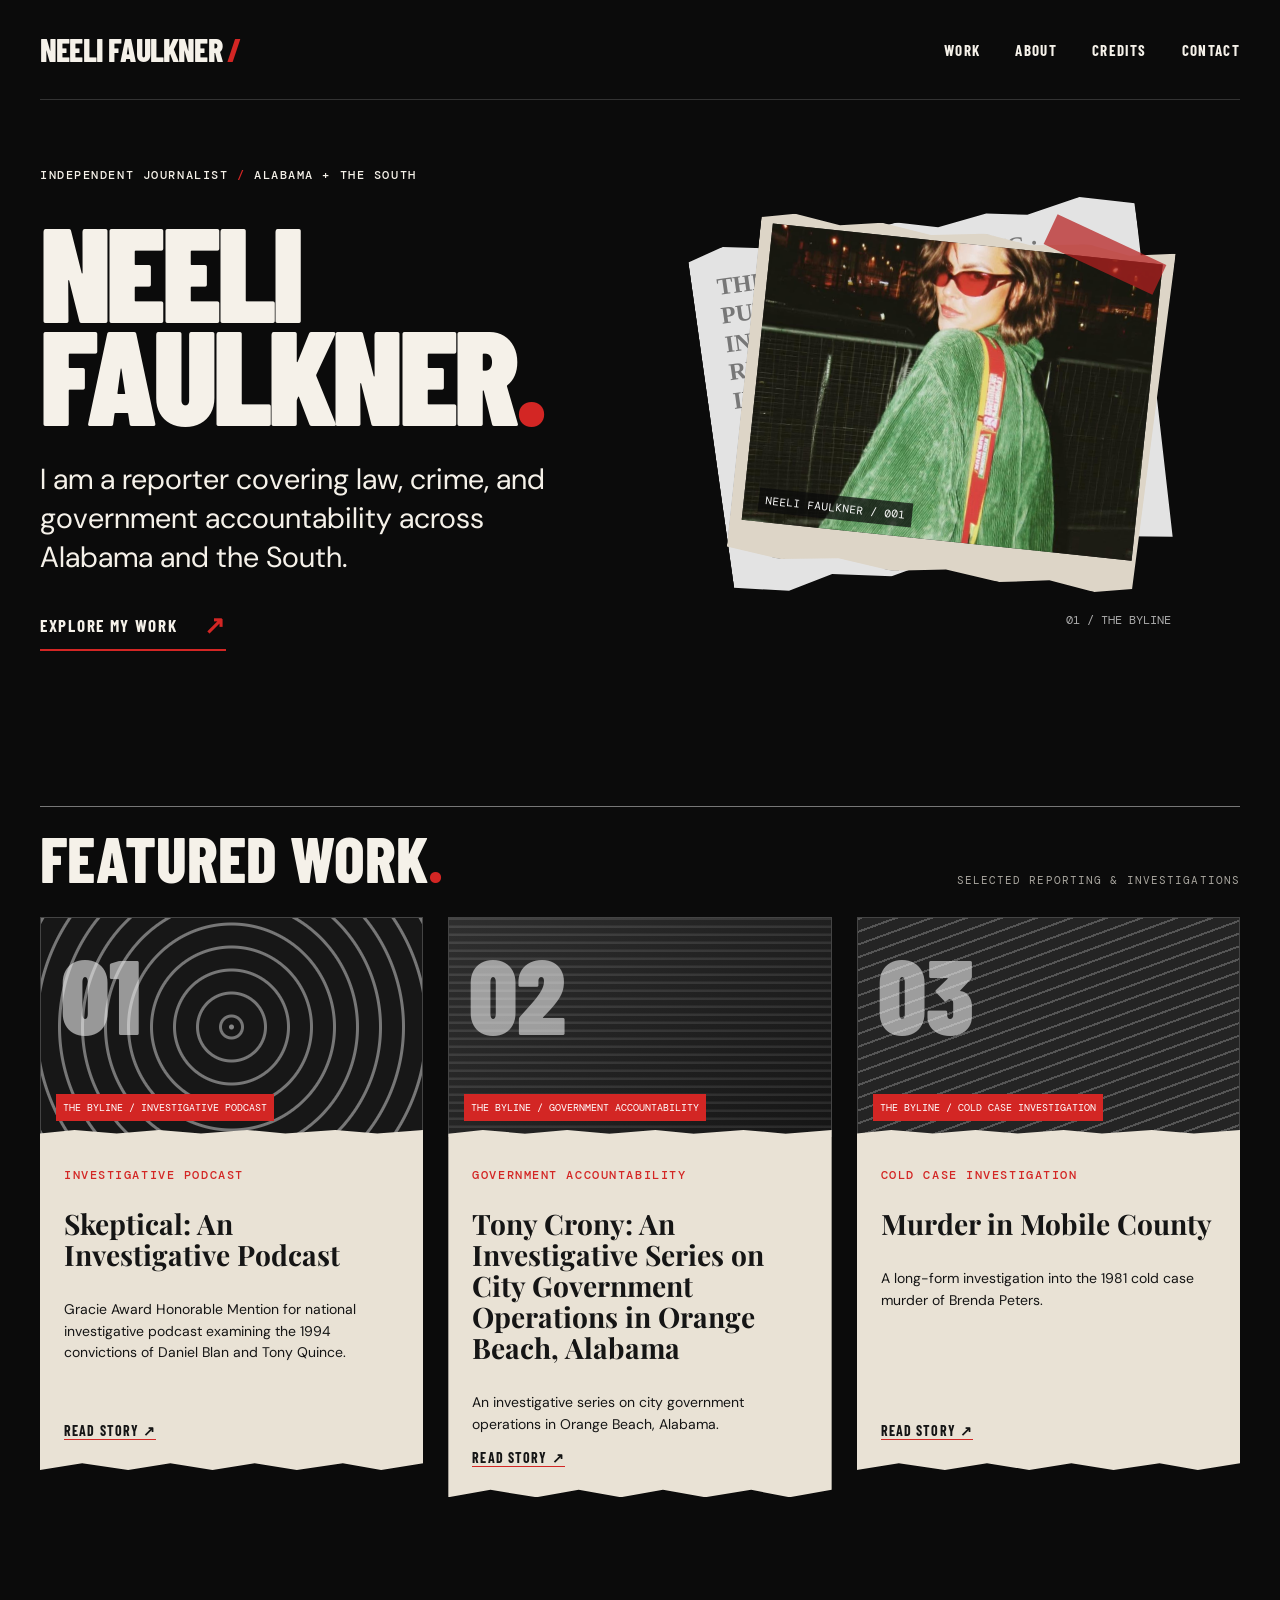
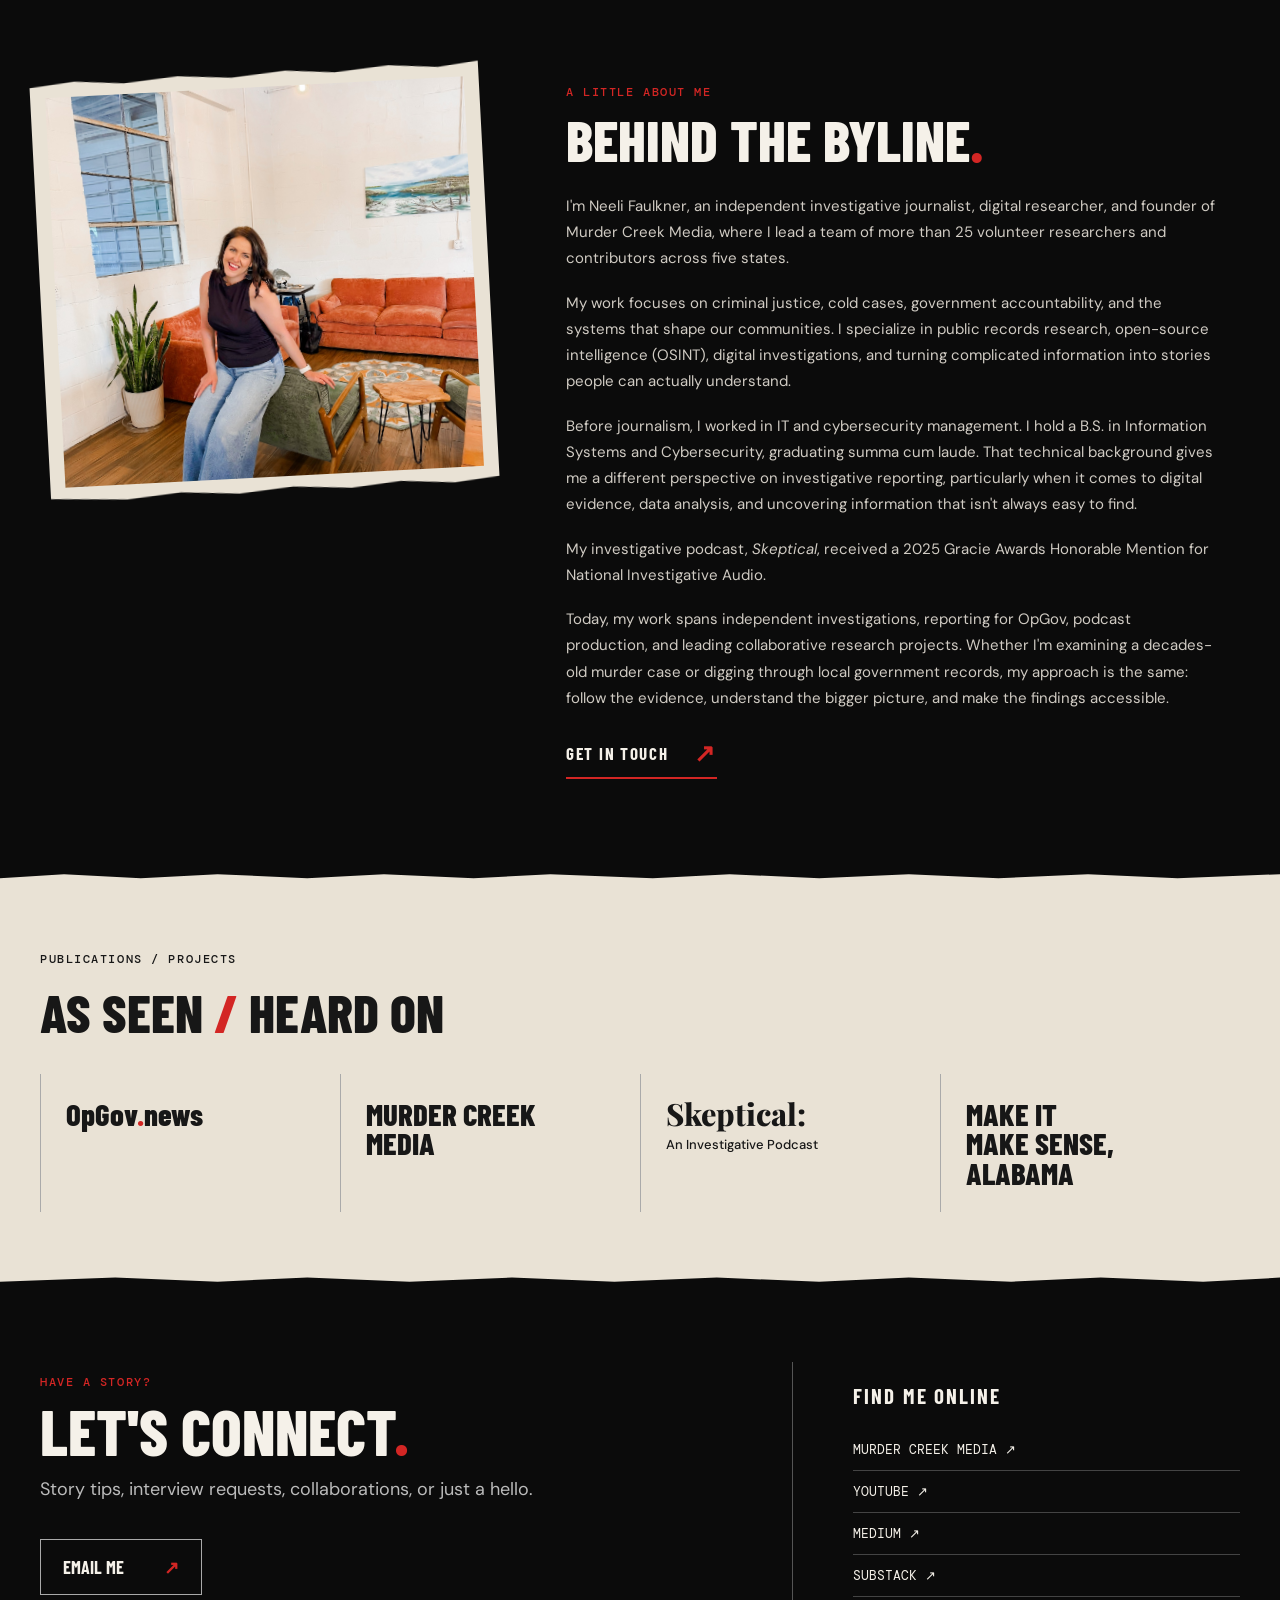
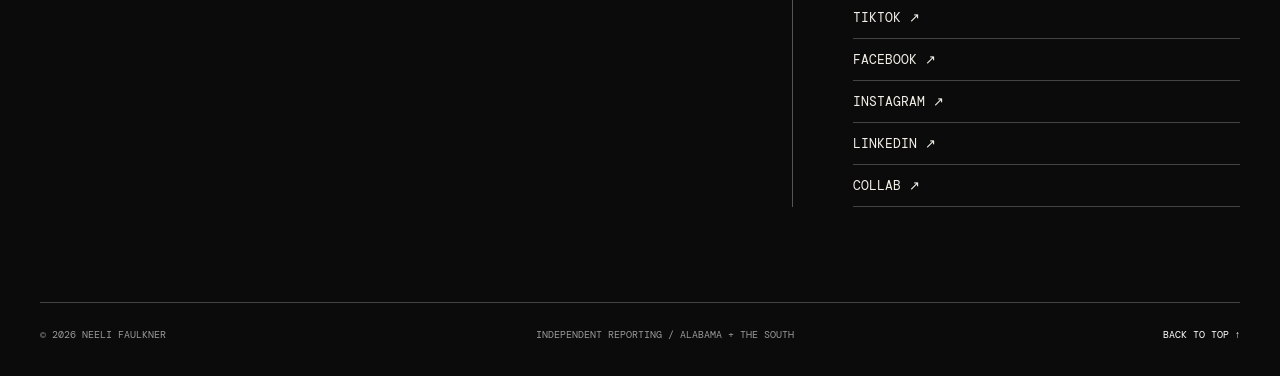
<file: index.html>
<!DOCTYPE html>

<html lang="en">
<head>
<meta charset="utf-8"/><meta content="width=device-width,initial-scale=1" name="viewport"/>
<meta content="#0b0b0b" name="theme-color"/><meta content="Neeli Faulkner is a reporter covering law, crime, and government accountability across Alabama and the South." name="description"/>
<title>Neeli Faulkner | Founder, Journalist, and Podcaster</title>
<meta property="og:type" content="website"/>
<meta property="og:title" content="Neeli Faulkner | Founder, Journalist, and Podcaster"/>
<meta property="og:description" content="Reporting on law, crime, and government accountability across Alabama and the South."/>
<meta property="og:url" content="https://neelifaulkner.com/"/>
<meta property="og:image" content="https://neelifaulkner.com/assets/social-share.png?v=2"/>
<meta property="og:image:width" content="1200"/>
<meta property="og:image:height" content="630"/>
<meta property="og:image:alt" content="Neeli Faulkner, independent journalist, with editorial torn-paper portrait"/>
<meta name="twitter:card" content="summary_large_image"/>
<meta name="twitter:title" content="Neeli Faulkner | Founder, Journalist, and Podcaster"/>
<meta name="twitter:description" content="Reporting on law, crime, and government accountability across Alabama and the South."/>
<meta name="twitter:image" content="https://neelifaulkner.com/assets/social-share.png?v=2"/>

<link href="styles.css?v=20261116-2" rel="stylesheet"/>
</head>
<body>
<a class="skip" href="#main">Skip to content</a>
<header class="site-header wrap"><a class="wordmark" href="#top">NEELI FAULKNER<span class="slash"> /</span></a><button aria-controls="nav" aria-expanded="false" class="menu-toggle">MENU <span>+</span></button><nav aria-label="Main navigation" id="nav"><a href="#work">WORK</a><a href="#about">ABOUT</a><a href="#credits">CREDITS</a><a href="#contact">CONTACT</a></nav></header>
<main id="main">
<section class="hero wrap" id="top"><div aria-label="Decorative editorial collage" class="hero-art"><div aria-hidden="true" class="newsprint back">THE BYLINE · REPORTING · PUBLIC RECORDS · INVESTIGATIONS · THE BYLINE · REPORTING · PUBLIC RECORDS · INVESTIGATIONS ·</div><div class="photo-sheet"><div class="photo-art"><img alt="Neeli wearing red sunglasses at night" class="hero-photo" src="assets/hero-photo.jpg"/><span class="photo-caption">NEELI FAULKNER / 001</span></div></div><span class="tape"></span><span class="photo-index">01 / THE BYLINE</span></div><div class="hero-copy"><p class="eyebrow">INDEPENDENT JOURNALIST <span class="red">/</span> ALABAMA + THE SOUTH</p><h1>NEELI<br/>FAULKNER<span class="period">.</span></h1><p class="intro">I am a reporter covering law, crime, and government accountability across Alabama and the South.</p><a class="text-link" href="#work">EXPLORE MY WORK <span aria-hidden="true">↗</span></a></div></section>
<section class="section wrap" id="work"><div class="section-heading"><h2>FEATURED WORK<span class="red">.</span></h2><span>SELECTED REPORTING &amp; INVESTIGATIONS</span></div><div class="story-grid" id="story-grid"></div></section>
<section class="about section wrap" id="about"><div class="portrait"><div class="portrait-inner"><img alt="Neeli seated in a bright lounge" loading="lazy" src="assets/about-photo.jpg"/></div></div><div class="about-copy"><p class="eyebrow red">A LITTLE ABOUT ME</p>
<h2>BEHIND THE BYLINE<span class="red">.</span></h2>
<p>I'm Neeli Faulkner, an independent investigative journalist, digital researcher, and founder of Murder Creek Media, where I lead a team of more than 25 volunteer researchers and contributors across five states.</p>
<p>My work focuses on criminal justice, cold cases, government accountability, and the systems that shape our communities. I specialize in public records research, open-source intelligence (OSINT), digital investigations, and turning complicated information into stories people can actually understand.</p>
<p>Before journalism, I worked in IT and cybersecurity management. I hold a B.S. in Information Systems and Cybersecurity, graduating summa cum laude. That technical background gives me a different perspective on investigative reporting, particularly when it comes to digital evidence, data analysis, and uncovering information that isn't always easy to find.</p>
<p>My investigative podcast, <em>Skeptical</em>, received a 2025 Gracie Awards Honorable Mention for National Investigative Audio.</p>
<p>Today, my work spans independent investigations, reporting for OpGov, podcast production, and leading collaborative research projects. Whether I'm examining a decades-old murder case or digging through local government records, my approach is the same: follow the evidence, understand the bigger picture, and make the findings accessible.</p>
<a class="text-link" href="mailto:hello@murdercreekmedia.com">GET IN TOUCH <span aria-hidden="true">↗</span></a></div></section>
<section class="credits" id="credits"><div class="wrap"><p class="eyebrow">PUBLICATIONS / PROJECTS</p><h2>AS SEEN <span class="red">/</span> HEARD ON</h2><div class="credit-grid"><a href="https://opgov.news/editor/neeli-faulkner" rel="noopener noreferrer" target="_blank">OpGov<span class="red">.</span>news</a><a href="https://murdercreekmedia.com" rel="noopener noreferrer" target="_blank">MURDER CREEK<br/>MEDIA</a><a class="serif" href="https://murdercreekmedia.com/skeptical" rel="noopener noreferrer" target="_blank">Skeptical:<small>An Investigative Podcast</small></a><a href="https://murdercreekmedia.com/makeitmakesensealabama" rel="noopener noreferrer" target="_blank">MAKE IT<br/>MAKE SENSE,<br/>ALABAMA</a></div></div></section>
<section class="contact section wrap" id="contact"><div><p class="eyebrow red">HAVE A STORY?</p><h2>LET'S CONNECT<span class="red">.</span></h2><p>Story tips, interview requests, collaborations, or just a hello.</p><a class="contact-link" href="mailto:hello@murdercreekmedia.com" id="email-link">EMAIL ME <span>↗</span></a></div><div class="socials"><h3>FIND ME ONLINE</h3><div id="social-links"></div></div></section>
</main><footer class="wrap footer"><span>© <span id="year"></span> NEELI FAULKNER</span><span>INDEPENDENT REPORTING / ALABAMA + THE SOUTH</span><a href="#top">BACK TO TOP ↑</a></footer>
<script src="content.js"></script><script src="script.js"></script>
</body></html>
</file>
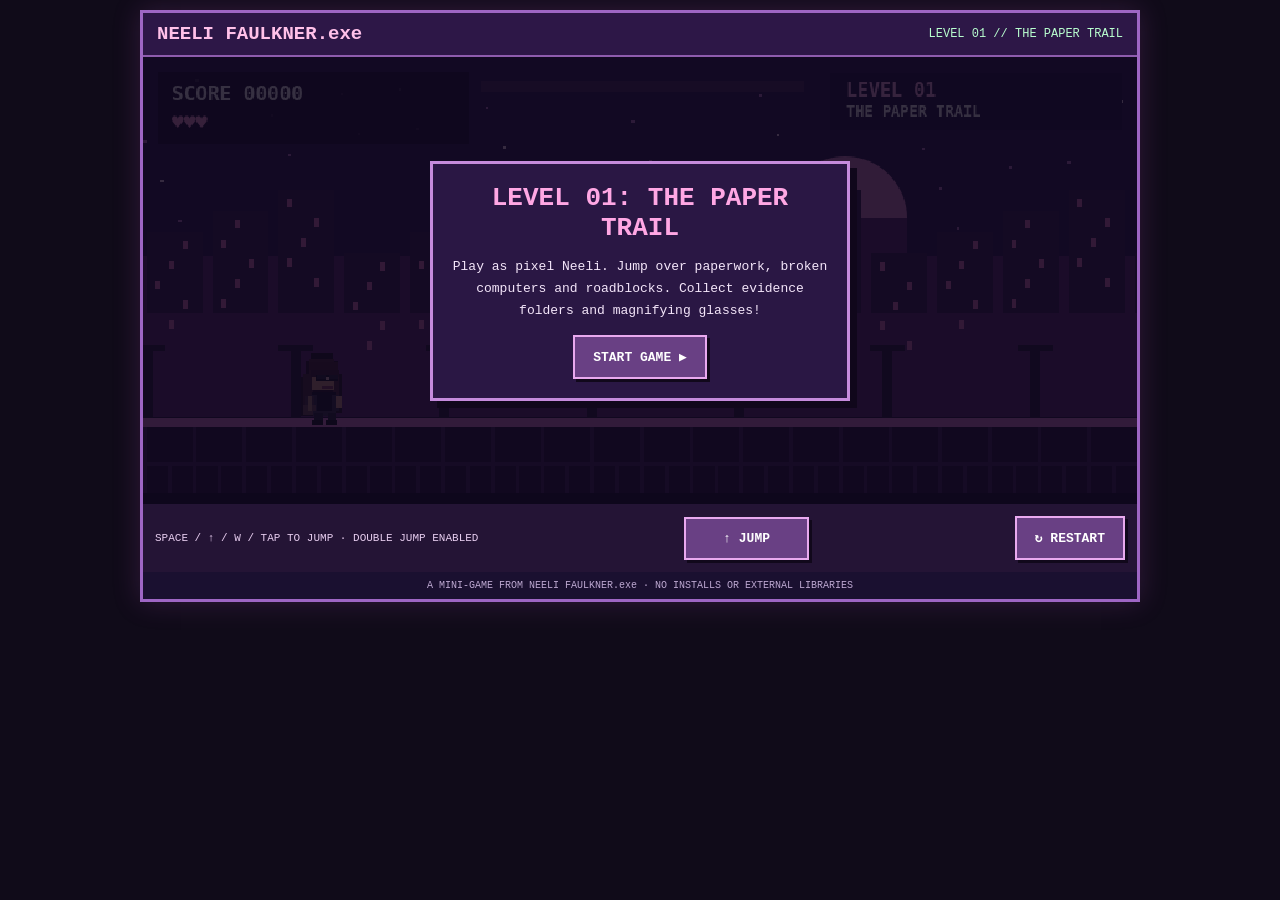
<file: game.html>
<!doctype html>
<html lang="en"><head><meta charset="utf-8"><meta name="viewport" content="width=device-width,initial-scale=1"><title>NEELI.exe — The Paper Trail</title><style>
*{box-sizing:border-box}html,body{margin:0;background:#100b19;color:#fff;font-family:'Courier New',monospace}body{padding:10px}.game-shell{max-width:1000px;margin:auto;border:3px solid #9e66c4;background:#1a1030;box-shadow:0 0 26px #b352bd35}.top{display:flex;justify-content:space-between;align-items:center;gap:10px;flex-wrap:wrap;padding:10px 14px;background:#2d1747;border-bottom:2px solid #8e5cae}.top strong{font-size:clamp(12px,2vw,19px);color:#ffc1e9}.top span{font-size:12px;color:#b9ffcf}.stage{position:relative}.stage canvas{display:block;width:100%;height:auto;image-rendering:pixelated;touch-action:manipulation}.overlay{position:absolute;inset:0;display:flex;align-items:center;justify-content:center;background:#0e071bd4;padding:16px;text-align:center}.overlay[hidden]{display:none}.panel{max-width:420px;background:#2a1744;border:3px solid #c58bdc;box-shadow:7px 7px 0 #10071b;padding:19px}.panel h2{color:#ffa7e4;font-size:clamp(17px,3vw,26px);margin:0 0 10px}.panel p{font-size:13px;line-height:1.7;color:#f4e6fa}.controls{display:flex;align-items:center;justify-content:space-between;gap:10px;flex-wrap:wrap;padding:12px;background:#241435}.controls p{margin:0;font-size:11px;color:#e7cdef}.btn{border:2px solid #e9a9ef;background:#694084;color:#fff;font:900 13px 'Courier New',monospace;padding:12px 18px;cursor:pointer;box-shadow:3px 3px 0 #11081b}.btn:hover,.btn:focus-visible{background:#9354ae}.btn:active{transform:translate(2px,2px);box-shadow:1px 1px 0 #11081b}.mobile-jump{min-width:125px}.hint{font-size:10px;color:#bda8d1;text-align:center;padding:8px} @media(max-width:600px){body{padding:0}.top{padding:8px}.controls{justify-content:center}.controls p{width:100%;text-align:center}}
</style></head><body><div class="game-shell"><div class="top"><strong>NEELI FAULKNER.exe</strong><span id="status">LEVEL 01 // THE PAPER TRAIL</span></div><div class="stage"><canvas id="game" width="800" height="360" aria-label="Side scrolling game: jump over paperwork and computers while collecting evidence"></canvas><div class="overlay" id="overlay"><div class="panel"><h2 id="overlay-title">LEVEL 01: THE PAPER TRAIL</h2><p id="overlay-text">Play as pixel Neeli. Jump over paperwork, broken computers and roadblocks. Collect evidence folders and magnifying glasses!</p><button class="btn" id="start">START GAME ▶</button></div></div></div><div class="controls"><p>SPACE / ↑ / W / TAP TO JUMP · DOUBLE JUMP ENABLED</p><button class="btn mobile-jump" id="jump">↑ JUMP</button><button class="btn" id="restart">↻ RESTART</button></div><div class="hint">A MINI-GAME FROM NEELI FAULKNER.exe · NO INSTALLS OR EXTERNAL LIBRARIES</div></div>
<script>
(()=>{'use strict';
const canvas=document.getElementById('game'),ctx=canvas.getContext('2d');ctx.imageSmoothingEnabled=false;
const overlay=document.getElementById('overlay'),title=document.getElementById('overlay-title'),msg=document.getElementById('overlay-text'),status=document.getElementById('status');
const W=800,H=360,ground=291,player={x:126,y:0,w:32,h:53,vy:0,jumps:0},gravity=.66, jumpVelocity=-12.4;
let running=false,ended=false,score=0,hearts=3,progress=0,frame=0,last=0,spawn=0,invuln=0,obstacles=[],items=[],particles=[],won=false;
const random=(a,b)=>a+Math.random()*(b-a),rect=(x,y,w,h,c)=>{ctx.fillStyle=c;ctx.fillRect(Math.round(x),Math.round(y),Math.ceil(w),Math.ceil(h))};
function reset(){score=0;hearts=3;progress=0;frame=0;spawn=30;invuln=0;obstacles=[];items=[];particles=[];player.y=ground-player.h;player.vy=0;player.jumps=0;running=true;ended=false;won=false;overlay.hidden=true;status.textContent='LEVEL 01 // THE PAPER TRAIL';last=performance.now();requestAnimationFrame(loop)}
function end(win){running=false;ended=true;won=win;overlay.hidden=false;title.textContent=win?'MISSION COMPLETE!':'GAME OVER';msg.textContent=win?'YOU SURVIVED THE PAPERWORK. Evidence collected: '+score+'. The receipts have been secured.':'The paperwork got you. Evidence collected: '+score+'. Try again!';document.getElementById('start').textContent='PLAY AGAIN ▶';status.textContent=win?'MISSION COMPLETE':'TRY AGAIN';}
function jump(){if(!running)return;if(player.jumps<2){player.vy=player.jumps===0?jumpVelocity:-11;player.jumps++;for(let i=0;i<6;i++)particles.push({x:player.x+16,y:player.y+player.h,vx:random(-2,2),vy:random(-2,0),life:18,color:'#eab2f4'})}}
function spawnThing(){const type=Math.random();if(type<.55){const kinds=['paper','computer','barrier','books'];const kind=kinds[Math.floor(random(0,kinds.length))];const dimensions={paper:[39,29],computer:[45,37],barrier:[45,35],books:[39,37]};const [w,h]=dimensions[kind];obstacles.push({x:W+35,y:ground-h,w,h,kind,hit:false});}else{items.push({x:W+35,y:ground-random(90,146),w:29,h:29,kind:Math.random()<.75?'folder':'glass',taken:false})}}
function collide(a,b){return a.x+7<b.x+b.w-6&&a.x+a.w-7>b.x+5&&a.y+6<b.y+b.h-5&&a.y+a.h-4>b.y+5}
function background(){rect(0,0,W,H,'#211239');rect(0,0,W,160,'#2b174b');rect(0,160,W,130,'#5d2b72');let offset=(progress*.12)%160;for(let i=0;i<45;i++){let x=((i*131+42)%W-progress*.09%W+W)%W,y=18+(i*43)%145;rect(x,y,i%3?2:3,2,i%4?'#c77bcb':'#ffe0fa')}
ctx.fillStyle='#e58bcc';ctx.beginPath();ctx.arc(565,130,50,Math.PI,0);ctx.fill();rect(515,130,100,60,'#5d2b72');
for(let i=0;i<19;i++){const x=i*53-offset*0.55-50;const h=48+(i*17)%68;rect(x,ground-85-h,45,h,'#34204f');for(let j=0;j<3;j++)for(let k=0;k<5;k++)if((i+j+k)%3===0)rect(x+7+j*11,ground-78-h+k*16,4,7,'#e879c0')}
for(let i=0;i<9;i++){let x=i*119-(progress*.26)%119;rect(x,ground-58,8,58,'#211533');rect(x-10,ground-59,28,5,'#211533')}
rect(0,ground,W,H-ground,'#261338');rect(0,ground,W,7,'#e781d4');for(let x=-(progress*3)%40;x<W;x+=40){rect(x,ground+7,3,H-ground-7,'#42215b');rect(x,ground+35,40,3,'#42215b');rect(x+20,ground+35,3,35,'#42215b')}rect(0,H-9,W,9,'#110a22')}
function drawNeeli(x,y,t){const p=(xx,yy,w,h,c)=>rect(x+xx,y+yy,w,h,c),stride=player.jumps===0?Math.sin(t*.36):0;ctx.save();if(invuln>0&&Math.floor(frame/4)%2===0)ctx.globalAlpha=.4;
// long brown hair silhouette
p(9,0,18,7,'#1a101e');p(5,7,26,27,'#261324');p(1,20,10,31,'#251521');p(26,17,8,32,'#261523');p(8,5,20,22,'#4c2835');p(3,17,8,28,'#492736');p(27,16,5,29,'#4c2835');p(10,9,18,21,'#d69b7d');p(8,8,23,6,'#482331');p(9,14,23,6,'#392032');p(13,18,18,5,'#12111d');p(14,18,7,3,'#242333');p(24,18,7,3,'#242333');p(21,20,3,2,'#e4b8ba');p(18,27,9,2,'#8b445b');
// jacket, bag and arm
p(10,32,19,15,'#141422');p(9,34,5,14,'#343048');p(26,34,6,13,'#353049');p(4,35,8,13,'#503347');p(3,42,10,8,'#704d56');p(7,35,3,12,'#b58a72');p(29,35,5,10,'#d49c80');p(11,47,18,4,'#3c334b');
if(player.jumps>0){p(11,50,7,3,'#222234');p(6,52,9,4,'#13121d');p(24,48,6,4,'#222234');p(28,50,7,5,'#15141d')}else{const s=Math.round(stride*4);p(12,49,7,6,'#222234');p(10+s,54,9,4,'#12111c');p(23,49,6,6,'#222234');p(21-s,54,9,4,'#12111c')}
ctx.restore()}
function obstacle(o){const x=o.x,y=o.y;if(o.kind==='paper'){rect(x,y+12,39,17,'#eee2e3');for(let i=0;i<4;i++){rect(x+2+i*3,y+9-i*3,33,5,i%2?'#f7e8ef':'#c9acc9');rect(x+8,y+13+i*3,18,1,'#88688e')}}else if(o.kind==='computer'){rect(x+2,y,40,25,'#251d37');rect(x+6,y+4,32,17,'#79709a');rect(x+10,y+8,23,10,'#10152b');rect(x+15,y+10,12,2,'#f18be1');rect(x+18,y+24,8,6,'#c3abc9');rect(x,y+30,45,7,'#9987a5')}else if(o.kind==='barrier'){rect(x+4,y+18,5,17,'#bbb0cb');rect(x+36,y+18,5,17,'#bbb0cb');rect(x,y+3,45,21,'#ffbfaf');for(let i=0;i<4;i++)rect(x+i*12,y+4,6,19,'#d54e6e');rect(x+4,y,37,4,'#8b426e')}else{for(let i=0;i<4;i++){rect(x+(i%2)*4,y+27-i*9,34,8,['#a9699b','#66548b','#d39a92','#7150a4'][i]);rect(x+4+(i%2)*4,y+29-i*9,26,2,'#f3c9d5')}}}
function collectible(o){const x=o.x,y=o.y+Math.sin(frame*.12)*3;if(o.kind==='folder'){rect(x+2,y+5,23,21,'#b96a18');rect(x+3,y+1,12,7,'#ffd27b');rect(x,y+8,29,19,'#ffb844');rect(x+3,y+11,23,12,'#ffe08a');rect(x+5,y+13,18,3,'#fff0bd')}else{rect(x+6,y+1,16,16,'#c9edff');rect(x+9,y+4,10,10,'#81bce5');rect(x+5,y,18,18,'#f2a8e5');rect(x+9,y+4,10,10,'#a2dcfa');rect(x+20,y+18,6,12,'#ffc978');rect(x+17,y+15,7,7,'#522e75')}rect(x-4,y-4,3,3,'#ffe6b7')}
function hud(){rect(12,12,250,58,'#170d2edc');ctx.font='bold 16px monospace';ctx.fillStyle='#fff';ctx.fillText('SCORE '+String(score).padStart(5,'0'),23,35);ctx.fillStyle='#ffa3d9';ctx.fillText('♥'.repeat(hearts)+'♡'.repeat(3-hearts),23,58);rect(553,13,235,46,'#20103f');ctx.fillStyle='#ffb4ea';ctx.font='bold 15px monospace';ctx.fillText('LEVEL 01',566,32);ctx.fillStyle='#fff';ctx.font='bold 12px monospace';ctx.fillText('THE PAPER TRAIL',566,48);rect(272,19,260,9,'#47295c');rect(272,19,260*Math.min(progress/8500,1),9,'#f49edc')}
function loop(now){if(!running)return;const dt=Math.min((now-last)/16.666,2);last=now;frame+=dt;progress+=3.4*dt;const speed=(4.1+Math.min(progress/2000,2))*dt;spawn-=dt;if(spawn<=0){spawnThing();spawn=random(49,80)}player.vy+=gravity*dt;player.y+=player.vy*dt;if(player.y>=ground-player.h){player.y=ground-player.h;player.vy=0;player.jumps=0}if(invuln>0)invuln-=dt;
for(const o of obstacles){o.x-=speed;if(!o.hit&&invuln<=0&&collide(player,o)){o.hit=true;hearts--;invuln=85;for(let i=0;i<14;i++)particles.push({x:player.x+16,y:player.y+25,vx:random(-3,3),vy:random(-4,1),life:28,color:'#ff8cb8'});if(hearts<=0){draw();end(false);return}}}
for(const o of items){o.x-=speed;if(!o.taken&&collide(player,o)){o.taken=true;score+=o.kind==='folder'?100:150;for(let i=0;i<9;i++)particles.push({x:o.x+12,y:o.y+12,vx:random(-3,3),vy:random(-3,1),life:20,color:'#ffe08b'})}}
obstacles=obstacles.filter(o=>o.x+o.w>-20);items=items.filter(o=>o.x+o.w>-20&&!o.taken);for(const p of particles){p.x+=p.vx*dt;p.y+=p.vy*dt;p.vy+=.14*dt;p.life-=dt}particles=particles.filter(p=>p.life>0);draw();if(progress>=8500){end(true);return}requestAnimationFrame(loop)}
function draw(){background();for(const o of items)collectible(o);for(const o of obstacles)obstacle(o);drawNeeli(player.x,player.y,frame);for(const p of particles)rect(p.x,p.y,4,4,p.color);hud()}
function input(e){if(['Space','ArrowUp','KeyW'].includes(e.code)){e.preventDefault();if(!running&&!ended&&overlay.hidden===false)return;jump()}}
document.addEventListener('keydown',input);canvas.addEventListener('pointerdown',jump);document.getElementById('jump').addEventListener('pointerdown',e=>{e.preventDefault();jump()});document.getElementById('start').addEventListener('click',reset);document.getElementById('restart').addEventListener('click',reset);player.y=ground-player.h;draw();
})();
</script></body></html>
</file>
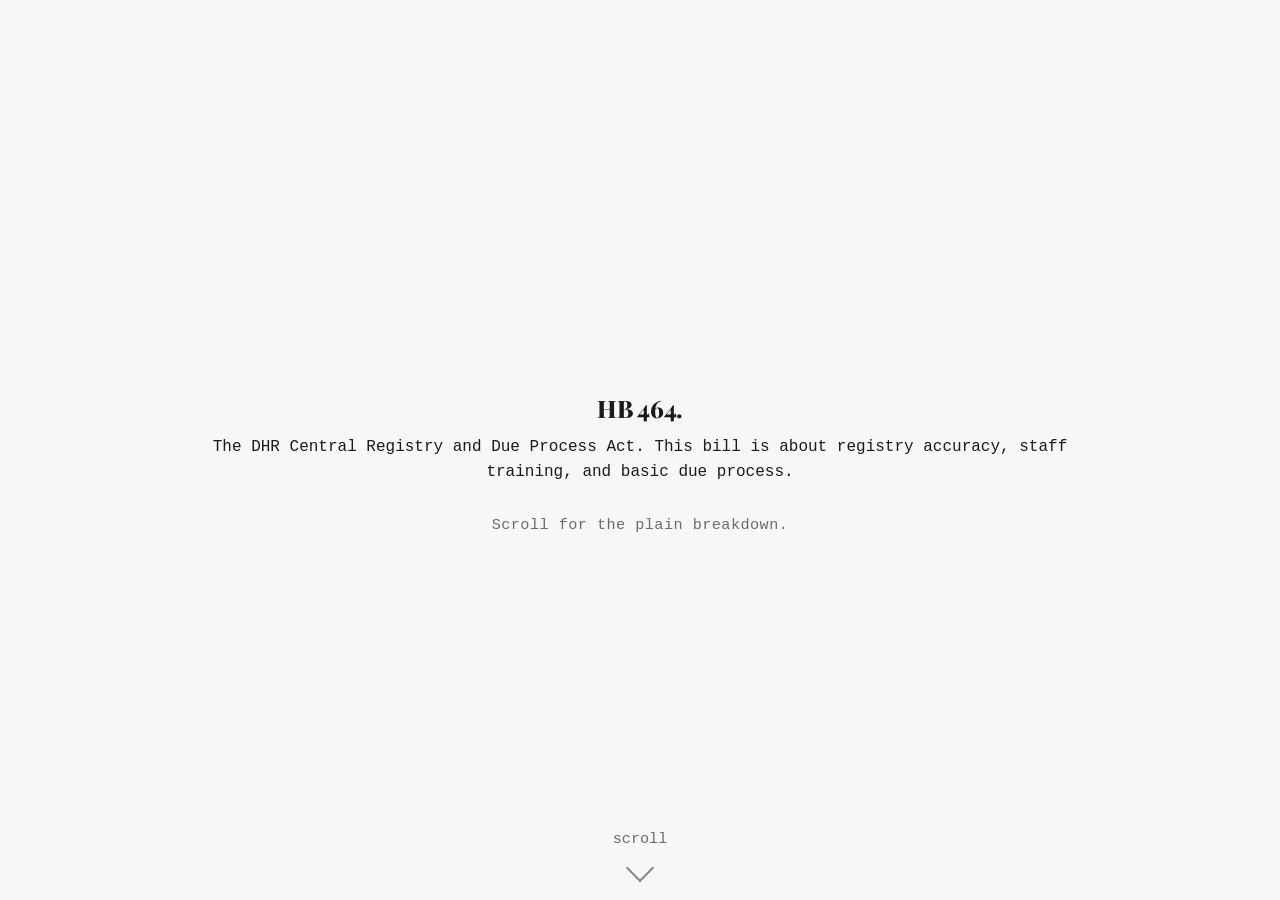
<file: hb464.html>
<!DOCTYPE html>
<html lang="en">
<head>
  <meta charset="UTF-8" />
  <meta name="viewport" content="width=device-width, initial-scale=1" />
  <title>HB464 | DHR Central Registry and Due Process Act</title>
  <meta name="description" content="HB464 in plain English. The problem, what the bill does, and how to contact the House Judiciary Committee." />
  <meta name="theme-color" content="#A2130C" />
  <link rel="canonical" href="https://neelifaulkner.com/hb464" />

  <!-- Icons -->
  <link rel="icon" href="/favicon.ico" sizes="any" />
  <link rel="icon" type="image/png" href="/favicon.png" />
  <link rel="icon" href="/icon.svg" type="image/svg+xml" />
  <link rel="apple-touch-icon" href="/apple-touch-icon.png" />
  <link rel="manifest" href="/site.webmanifest" />

  <!-- Fonts -->
  <link rel="preconnect" href="https://fonts.googleapis.com" />
  <link rel="preconnect" href="https://fonts.gstatic.com" crossorigin />
  <link href="https://fonts.googleapis.com/css2?family=Playfair+Display:ital,wght@0,600;0,700;0,800;1,600&display=swap" rel="stylesheet" />

  <!-- Open Graph (Facebook, LinkedIn, iMessage) -->
<meta property="og:title" content="HB 464 – DHR Central Registry and Due Process Act" />
<meta property="og:description" content="A plain language breakdown of HB464 and how to contact the House Judiciary Committee." />
<meta property="og:type" content="article" />
<meta property="og:url" content="https://www.neelifaulkner.com/hb464" />
<meta property="og:image" content="https://www.neelifaulkner.com/hb464-share.png" />
<meta property="og:image:width" content="1200" />
<meta property="og:image:height" content="630" />
<meta property="og:site_name" content="Neeli Faulkner" />

  <!-- Twitter -->
<meta name="twitter:card" content="summary_large_image">
<meta name="twitter:title" content="HB464 – DHR Central Registry and Due Process Act">
<meta name="twitter:description" content="A plain language breakdown of HB 464 and how to contact the House Judiciary Committee.">
<meta name="twitter:image" content="https://www.neelifaulkner.com/hb464-share.png">

  <style>
    :root{
      --fg:#1a1a1a;
      --bg:#f8f7f5;
      --muted:#6b6b6b;
      --brand:#a2130c;
      --paper-bg:#e9e7e3;
      --shadow:0 4px 8px rgba(0,0,0,.08);
      --shadow-hover:0 8px 16px rgba(0,0,0,.16);
      --focus:2px dashed var(--brand);
      --maxw:980px;

      --font-editorial:"Playfair Display", Georgia, serif;
      --font-body:"Courier New", Courier, monospace;
    }
    @media (prefers-color-scheme: dark){
      :root{--fg:#f5f5f5;--bg:#1a1a1a;--muted:#bdbdbd;--paper-bg:#262626;}
    }

    html,body{height:100%;}
    body{
      margin:0;
      background:var(--bg);
      color:var(--fg);
      font-family:var(--font-body);
      line-height:1.55;
    }

    /* Headings use editorial font */
    h1,h2,h3,.section-title{
      font-family:var(--font-editorial);
    }

    /* Scroll-snap container */
    .scroller{scroll-snap-type:y mandatory;overflow-y:auto;height:100dvh;position:relative;}
    .screen{min-height:100dvh;display:grid;place-items:center;padding:24px 18px;scroll-snap-align:start;}
    .wrap{width:100%;max-width:var(--maxw);margin:0 auto;}
    .section-title{text-align:center;margin:0 0 12px;text-transform:uppercase;letter-spacing:.07em;}
    @media (prefers-reduced-motion:reduce){*{animation:none!important;transition:none!important}}

    /* HERO */
    .hero-inner{display:grid;place-items:center;text-align:center;gap:14px;}
    .hero .polaroid{
      display:inline-block;position:relative;background:#fff;
      border:1px solid rgba(0,0,0,.18);border-radius:4px;
      padding:12px 12px 22px;
      box-shadow:0 8px 16px rgba(0,0,0,.12),0 2px 0 rgba(0,0,0,.04) inset;
      transform:rotate(-2.5deg);
    }
    @media (prefers-color-scheme:dark){
      .hero .polaroid{
        background:#f1f1f1;border-color:rgba(255,255,255,.18);
        box-shadow:0 8px 16px rgba(0,0,0,.35),0 2px 0 rgba(0,0,0,.08) inset;
      }
    }
    .hero h1{
      margin:0;
      font-size:clamp(1.8rem,2.5vw+1.2rem,3rem);
      line-height:1.05;
      font-weight:800;
      letter-spacing:-0.01em;
    }
    .lead{
      max-width:900px;
      font-size:clamp(1.05rem,.9rem+.9vw,1.3rem);
      margin:0;
    }
    .kicker{color:var(--muted);font-size:.95rem;letter-spacing:.03em;}

    /* CARDS */
    .card{
      background:var(--paper-bg);
      border:1px solid rgba(0,0,0,.08);
      box-shadow:var(--shadow);
      padding:18px;
    }
    .card h2{
      text-transform:uppercase;
      letter-spacing:.08em;
      font-size:1.05rem;
      color:var(--brand);
      margin:0 0 10px;
      font-weight:800;
    }
    .card ul{margin:10px 0 0;padding-left:18px;}
    .card li{margin:0 0 10px;}
    .muted{color:var(--muted);}

    .grid{
      display:grid;
      grid-template-columns:1fr 1fr;
      gap:18px;
      align-items:start;
    }
    @media (max-width: 860px){.grid{grid-template-columns:1fr;}}

    .note{
      border-left:4px solid var(--brand);
      padding:10px 12px;
      background:rgba(255,255,255,.45);
      margin-top:12px;
    }

    /* Committee grid */
    .committee-grid{
      display:grid;
      grid-template-columns:repeat(3,1fr);
      gap:14px;
      margin-top:16px;
    }
    @media (max-width:900px){.committee-grid{grid-template-columns:repeat(2,1fr);}}
    @media (max-width:600px){.committee-grid{grid-template-columns:1fr;}}

    .member{
      background:#ffffff;
      border:1px solid rgba(0,0,0,.15);
      padding:12px;
      box-shadow:var(--shadow);
      font-size:.95rem;
    }
    .member a{
      color:inherit;
      text-decoration:underline;
      text-underline-offset:3px;
    }
    .member a:hover{color:var(--brand);}

    /* CTA buttons + copybox */
    .btn-row{display:flex;flex-wrap:wrap;gap:10px;margin-top:12px;}
    .btn{
      display:inline-flex;align-items:center;justify-content:center;
      padding:10px 12px;
      border:1px solid rgba(0,0,0,.22);
      background:#fff;color:var(--fg);
      text-decoration:none;
      box-shadow:var(--shadow);
      cursor:pointer;
      transition:transform 0.12s ease, box-shadow 0.12s ease;
      font-family:var(--font-body);
      font-weight:700;
      letter-spacing:.02em;
    }
    .btn:hover{transform:translateY(-2px);box-shadow:var(--shadow-hover);}
    .btn:focus-visible{outline:var(--focus);outline-offset:3px;}
    .btn.primary{background:var(--brand);color:#fff;border-color:rgba(0,0,0,.18);}
    @media (prefers-color-scheme: dark){
      .btn{background:#1f1f1f;border-color:rgba(255,255,255,.18);}
      .btn.primary{border-color:rgba(255,255,255,.12);}
    }

    .copybox{
      width:100%;
      min-height:150px;
      resize:vertical;
      font-family:var(--font-body);
      font-size:.95rem;
      line-height:1.45;
      padding:12px;
      border:1px solid rgba(0,0,0,.2);
      background:#fff;
      color:var(--fg);
      box-sizing:border-box;
      margin-top:10px;
    }
    @media (prefers-color-scheme: dark){
      .copybox{background:#111;border-color:rgba(255,255,255,.18);color:var(--fg);}
    }

    /* Scroll indicator */
    .scroll-indicator{
      position:fixed;bottom:22px;left:0;right:0;
      display:flex;flex-direction:column;align-items:center;gap:6px;
      color:var(--muted);font-size:.95rem;pointer-events:none;
      transition:opacity .3s ease;
    }
    .arrow{
      width:18px;height:18px;border-right:2px solid currentColor;border-bottom:2px solid currentColor;
      transform:rotate(45deg);opacity:.8;animation:bob 1.6s ease-in-out infinite;
    }
    @keyframes bob{
      0%,100%{transform:translateY(0)rotate(45deg);}
      50%{transform:translateY(6px)rotate(45deg);}
    }

    @media (prefers-color-scheme: dark){
      h1,h2,h3,.section-title{font-weight:700;}
    }
  </style>

  <!-- Google Analytics -->
  <script async src="https://www.googletagmanager.com/gtag/js?id=G-3HZ6FXS13W"></script>
  <script>
    window.dataLayer=window.dataLayer||[];
    function gtag(){dataLayer.push(arguments);}
    gtag('js',new Date());
    gtag('config','G-3HZ6FXS13W');
  </script>
</head>

<body>
  <div class="scroller" id="scroller">

    <!-- HERO -->
    <section class="screen hero" aria-label="HB 464 Intro">
      <div class="wrap hero-inner">
        <h1>HB 464.</h1>
        <p class="lead">
          The DHR Central Registry and Due Process Act.
          This bill is about registry accuracy, staff training, and basic due process.
        </p>
        <p class="kicker">Scroll for the plain breakdown.</p>
      </div>

      <div class="scroll-indicator" aria-hidden="true">
        <div>scroll</div>
        <div class="arrow"></div>
      </div>
    </section>

    <!-- THE PROBLEM -->
    <section class="screen" aria-label="The problem">
      <div class="wrap">
        <div class="card">
          <h2>The problem</h2>
          <ul>
            <li>People are being placed on the statewide registry without first receiving a formal “indicated” finding. Due process concerns.</li>
            <li>Registry placement can cause reputational harm and social stigma, even when allegations are unsubstantiated.</li>
            <li>It can lead to job loss, professional disqualification, and licensing barriers, especially for positions involving children or vulnerable people.</li>
            <li>It may also impact custody determinations and family court proceedings.</li>
            <li>Alabama law does not require a training program before DHR employees conduct investigations.</li>
            <li>Alabama law does not clearly require an annual legislative report on investigation outcomes and child placement data.</li>
          </ul>

          <div class="note">
            Bottom line: People should not face life changing consequences without clear standards and a fair process.
          </div>
        </div>
      </div>
    </section>

    <!-- WHAT THE BILL DOES -->
    <section class="screen" aria-label="What this bill does">
      <div class="wrap">
        <div class="card">
          <h2>What HB 464 does</h2>

          <div class="grid">
            <div>
              <ul>
                <li>Prohibits DHR from putting <strong>not indicated</strong> reports, or related information, on the registry. Requires removal of not indicated reports already on the registry. Retroactive.</li>
                <li>Prohibits an <strong>indicated</strong> report from being placed on the registry unless confirmed by an investigative hearing, or the subject waives the hearing.</li>
                <li>Requires DHR to notify the subject they are under investigation, with limited safety exemptions.</li>
                <li>After a preliminary indicated finding, requires notice and the opportunity for an investigative hearing.</li>
              </ul>
            </div>

            <div>
              <ul>
                <li>Requires a training program for DHR employees involved in investigations, and requires employees to undergo that training.</li>
                <li>Requires an annual report to key House and Senate committees on investigation outcomes and child placement data.</li>
                <li>Establishes due process rights at the hearing. Counsel, evidence review, witnesses, cross-examination, subpoenas, and an impartial hearing officer.</li>
                <li>Revises definitions of abuse and neglect and revises standards for indicated findings.</li>
              </ul>
            </div>
          </div>

          <div class="note">
            It protects children while strengthening due process, registry accuracy, staff training, and accountability within DHR.
          </div>
        </div>
      </div>
    </section>

    <!-- STRONGER REMOVAL + WARRANT LIMITS -->
    <section class="screen" aria-label="Stronger standards and limits">
      <div class="wrap">
        <div class="grid">
          <div class="card">
            <h2>Child removal standards</h2>
            <ul>
              <li>Strengthens the standard for removal by requiring credible evidence.</li>
              <li>Requires investigators to consider family-preservation factors before removal.</li>
            </ul>
          </div>

          <div class="card">
            <h2>Criminal warrant limits</h2>
            <ul>
              <li>Limits use of DHR indicated reports for criminal warrants and requires law enforcement corroboration.</li>
              <li>Restricts service of warrants relying on DHR records unless a grand jury indictment has been returned.</li>
            </ul>
          </div>
        </div>
      </div>
    </section>

    <!-- HOUSE JUDICIARY COMMITTEE -->
    <section class="screen" aria-label="House Judiciary Committee">
      <div class="wrap">
        <div class="card">
          <h2>Contact the House Judiciary Committee</h2>

          <p>
            HB 464 is in the House Judiciary Committee.
            If you want this bill to move, this is the group to contact.
          </p>

          <p class="muted">
            Be respectful. Keep it short. Ask them to schedule HB 464 for a hearing.
          </p>

          <div class="committee-grid">

            <div class="member">
              <strong>Jim Hill</strong><br />
              Chairman<br />
              <a href="mailto:brandy.allen@alhouse.gov">brandy.allen@alhouse.gov</a><br />
              <a href="tel:+13342610494">(334) 261-0494</a>
            </div>

            <div class="member">
              <strong>Tim Wadsworth</strong><br />
              Vice Chair<br />
              <a href="mailto:wadsworth.tim654321@gmail.com">wadsworth.tim654321@gmail.com</a><br />
              <a href="tel:+12053004008">(205) 300-4008</a>
            </div>

            <div class="member">
              <strong>Russell Bedsole</strong><br />
              <a href="mailto:russell.bedsole@alhouse.gov">russell.bedsole@alhouse.gov</a><br />
              <a href="tel:+13342610491">(334) 261-0491</a>
            </div>

            <div class="member">
              <strong>Bryan Brinyark</strong><br />
              <a href="mailto:bryan.brinyark@alhouse.gov">bryan.brinyark@alhouse.gov</a><br />
              <a href="tel:+13342610482">(334) 261-0482</a>
            </div>

            <div class="member">
              <strong>Prince Chestnut</strong><br />
              <a href="mailto:chestnut4house@gmail.com">chestnut4house@gmail.com</a><br />
              <a href="tel:+13342610598">(334) 261-0598</a>
            </div>

            <div class="member">
              <strong>Chris England</strong><br />
              <a href="mailto:cengland1@hotmail.com">cengland1@hotmail.com</a><br />
              <a href="tel:+13342610503">(334) 261-0503</a>
            </div>

            <div class="member">
              <strong>David Faulkner</strong><br />
              <a href="mailto:David@DavidFaulknerAL46.com">David@DavidFaulknerAL46.com</a><br />
              <a href="tel:+13342610442">(334) 261-0442</a>
            </div>

            <div class="member">
              <strong>Patrice McClammy</strong><br />
              <a href="mailto:patrice.mcclammy@alhouse.gov">patrice.mcclammy@alhouse.gov</a><br />
              <a href="tel:+13342610580">(334) 261-0580</a>
            </div>

            <div class="member">
              <strong>Phillip Pettus</strong><br />
              <a href="mailto:phillip.pettus@alhouse.gov">phillip.pettus@alhouse.gov</a><br />
              <a href="tel:+13342610591">(334) 261-0591</a>
            </div>

            <div class="member">
              <strong>Ben Robbins</strong><br />
              <a href="mailto:ben.robbins@alhouse.gov">ben.robbins@alhouse.gov</a><br />
              <a href="tel:+13342610477">(334) 261-0477</a>
            </div>

            <div class="member">
              <strong>Chad Robertson</strong><br />
              <a href="mailto:ChadrobertsonD40@gmail.com">ChadrobertsonD40@gmail.com</a><br />
              <a href="tel:+13342610496">(334) 261-0496</a>
            </div>

            <div class="member">
              <strong>Matt Simpson</strong><br />
              <a href="mailto:MattSimpsonAL96@gmail.com">MattSimpsonAL96@gmail.com</a><br />
              <a href="tel:+13342610424">(334) 261-0424</a>
            </div>

            <div class="member">
              <strong>Jerry Starnes</strong><br />
              <a href="mailto:jerry.starnes@alhouse.gov">jerry.starnes@alhouse.gov</a><br />
              <a href="tel:+13342610499">(334) 261-0499</a>
            </div>

            <div class="member">
              <strong>Shane Stringer</strong><br />
              <a href="mailto:shane.stringer@alhouse.gov">shane.stringer@alhouse.gov</a><br />
              <a href="tel:+13342610594">(334) 261-0594</a>
            </div>

            <div class="member">
              <strong>Ontario Tillman</strong><br />
              <a href="mailto:ojtillman@gmail.com">ojtillman@gmail.com</a><br />
              <a href="tel:+13342610529">(334) 261-0529</a>
            </div>

          </div>

          <div class="note">
            Tip. Emailing both the Chair and Vice Chair helps. One short paragraph. One clear ask. Please schedule HB 464 for a hearing.
          </div>
        </div>
      </div>
    </section>

    <!-- TAKE ACTION -->
    <section class="screen" aria-label="Take action">
      <div class="wrap">
        <div class="card">
          <h2>What you can do</h2>
          <ul>
            <li>Share this page with anyone who works with children, volunteers, or holds a license.</li>
            <li>Email the committee and ask for a hearing on HB 464.</li>
            <li>If you have lived experience, share it in one or two factual sentences.</li>
          </ul>

          <textarea class="copybox" id="emailText" readonly>
Subject: Please schedule HB 464 for a hearing

Hello Representative [Name],

I am writing to respectfully ask that HB 464, the DHR Central Registry and Due Process Act, be scheduled for a hearing in the House Judiciary Committee.

This bill protects children while strengthening due process, registry accuracy, staff training, and accountability within DHR.

Thank you,
[Your Name] . [City]
          </textarea>

          <div class="btn-row" role="group" aria-label="Actions">
            <button class="btn primary" type="button" id="copyBtn">Copy email</button>
            <a class="btn" href="https://alison.legislature.state.al.us/files/pdf/SearchableInstruments/2026RS/HB464-int.pdf" target="_blank" rel="noopener">Read the bill PDF</a>
            <a class="btn" href="https://www.neelifaulkner.com" rel="noopener">Back to homepage</a>
          </div>

          <div class="note">
            This page is for public information and civic engagement. It is not legal advice.
          </div>
        </div>
      </div>
    </section>

  </div>

  <!-- Copy email button -->
  <script>
    (function(){
      const btn = document.getElementById('copyBtn');
      const box = document.getElementById('emailText');
      if(!btn || !box) return;

      btn.addEventListener('click', async ()=>{
        try{
          await navigator.clipboard.writeText(box.value.trim());
          const original = btn.textContent;
          btn.textContent = 'Copied';
          setTimeout(()=>btn.textContent = original, 1100);
        }catch(e){
          box.focus();
          box.select();
          document.execCommand('copy');
        }
      });
    })();
  </script>

  <!-- Hide scroll indicator when scroller is at bottom -->
  <script>
    (function(){
      const scroller = document.getElementById('scroller');
      const indicator = document.querySelector('.scroll-indicator');
      if(!scroller || !indicator) return;

      function toggleIndicator(){
        const atBottom = Math.ceil(scroller.scrollTop + scroller.clientHeight) >= scroller.scrollHeight - 2;
        indicator.style.opacity = atBottom ? '0' : '1';
      }
      scroller.addEventListener('scroll', toggleIndicator, {passive:true});
      window.addEventListener('resize', toggleIndicator, {passive:true});
      toggleIndicator();
    })();
  </script>
</body>
</html>
</file>
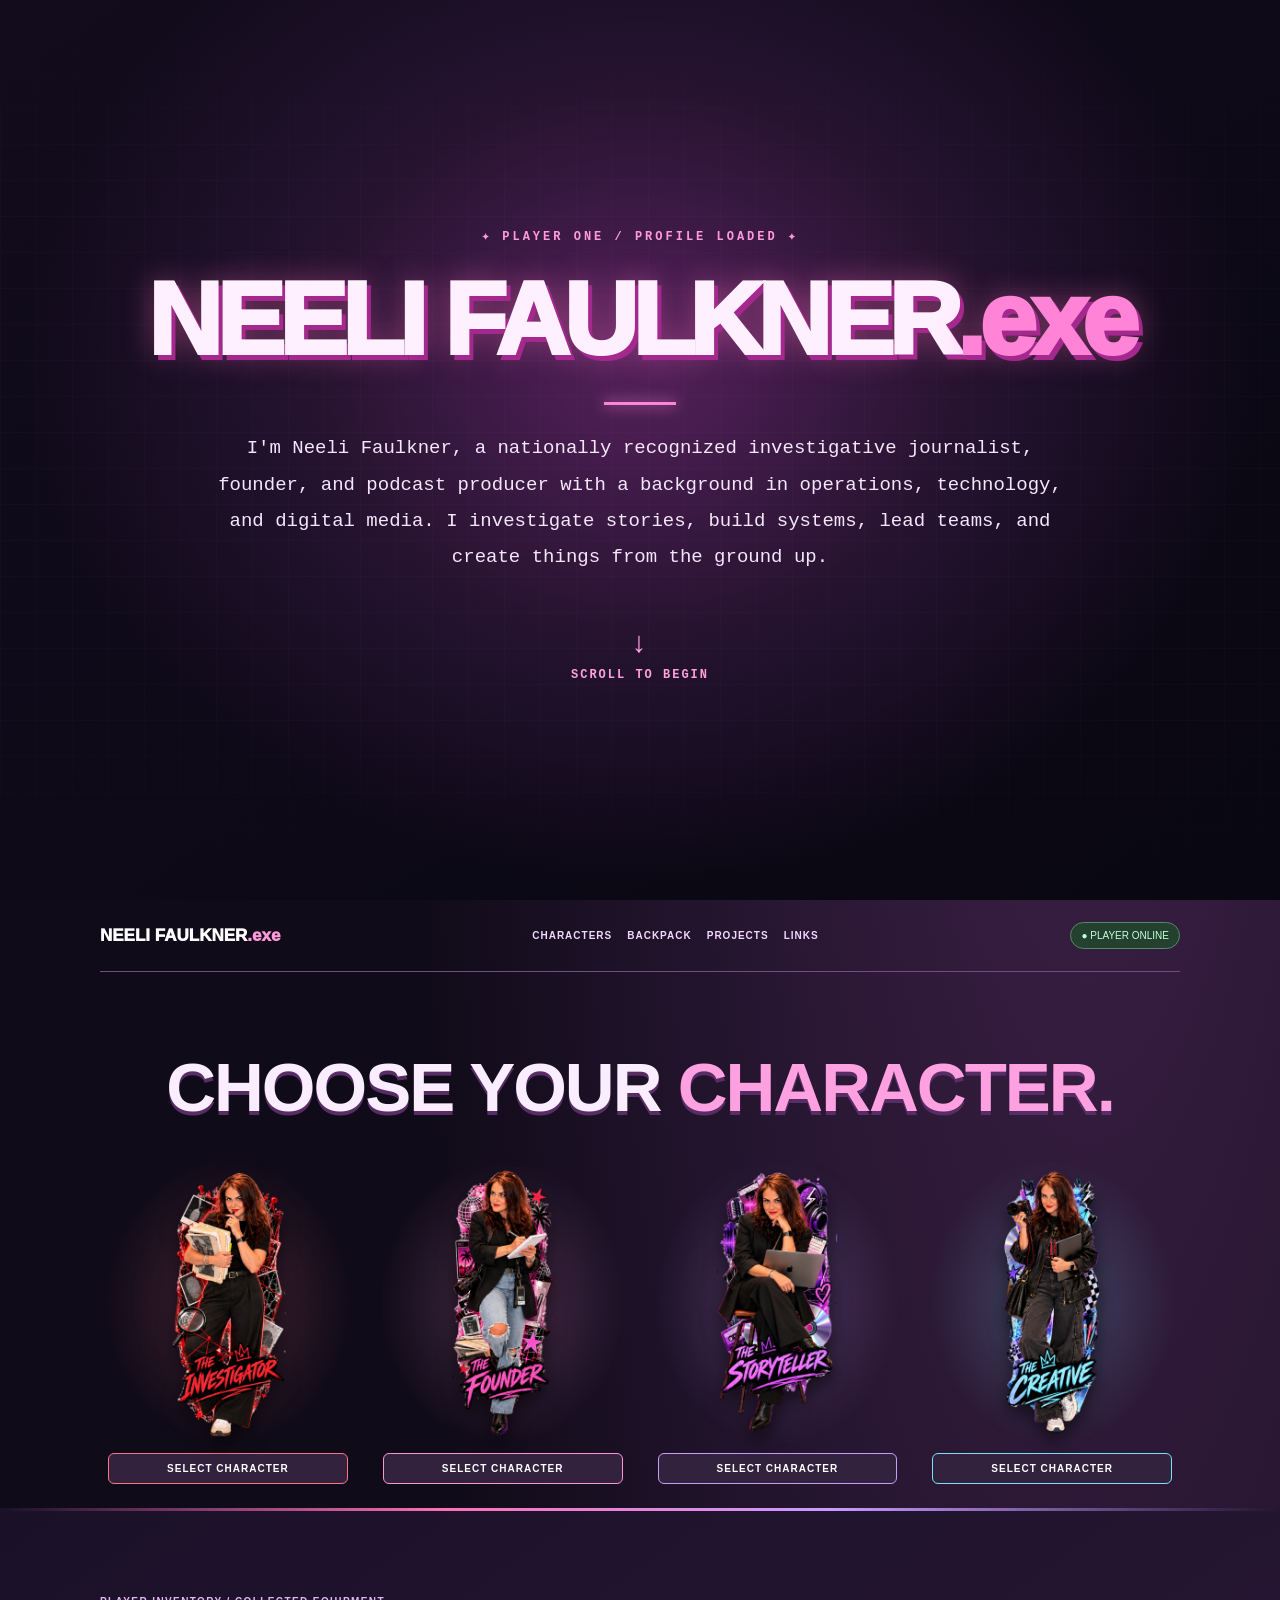
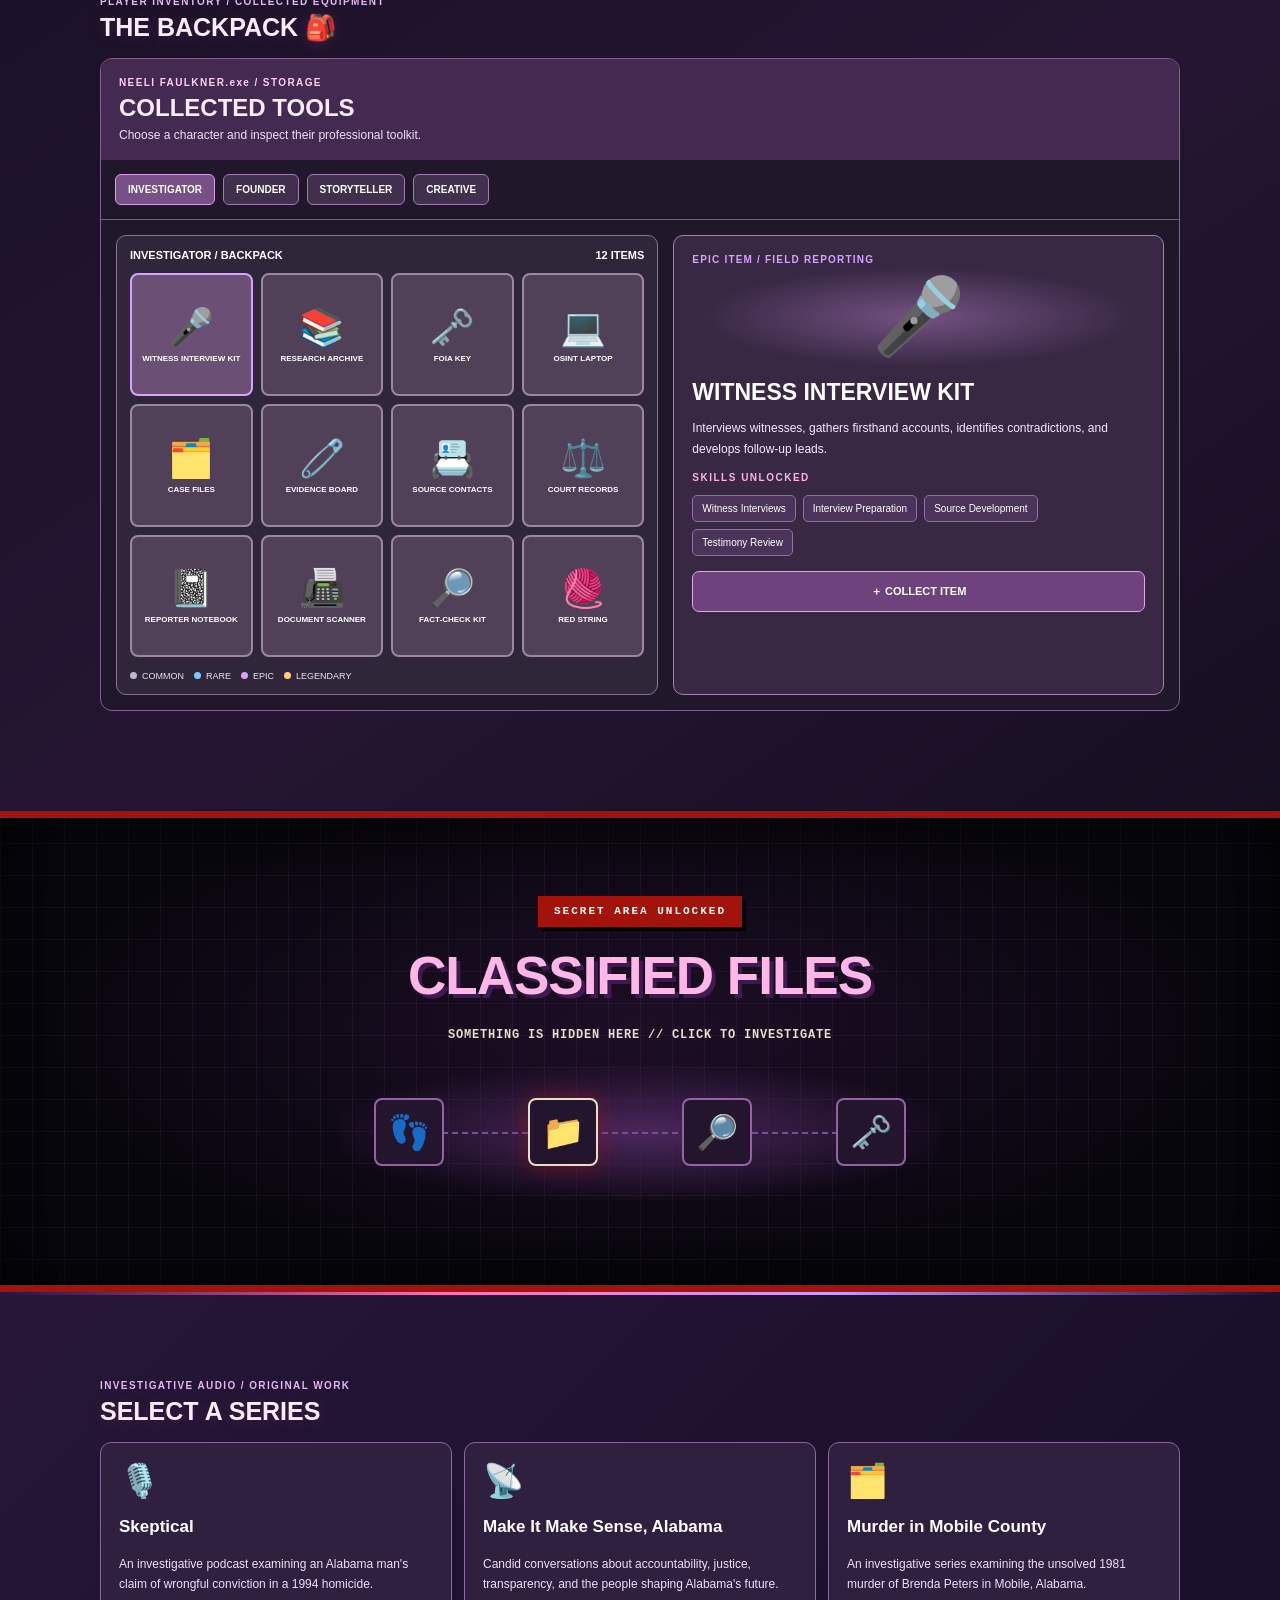
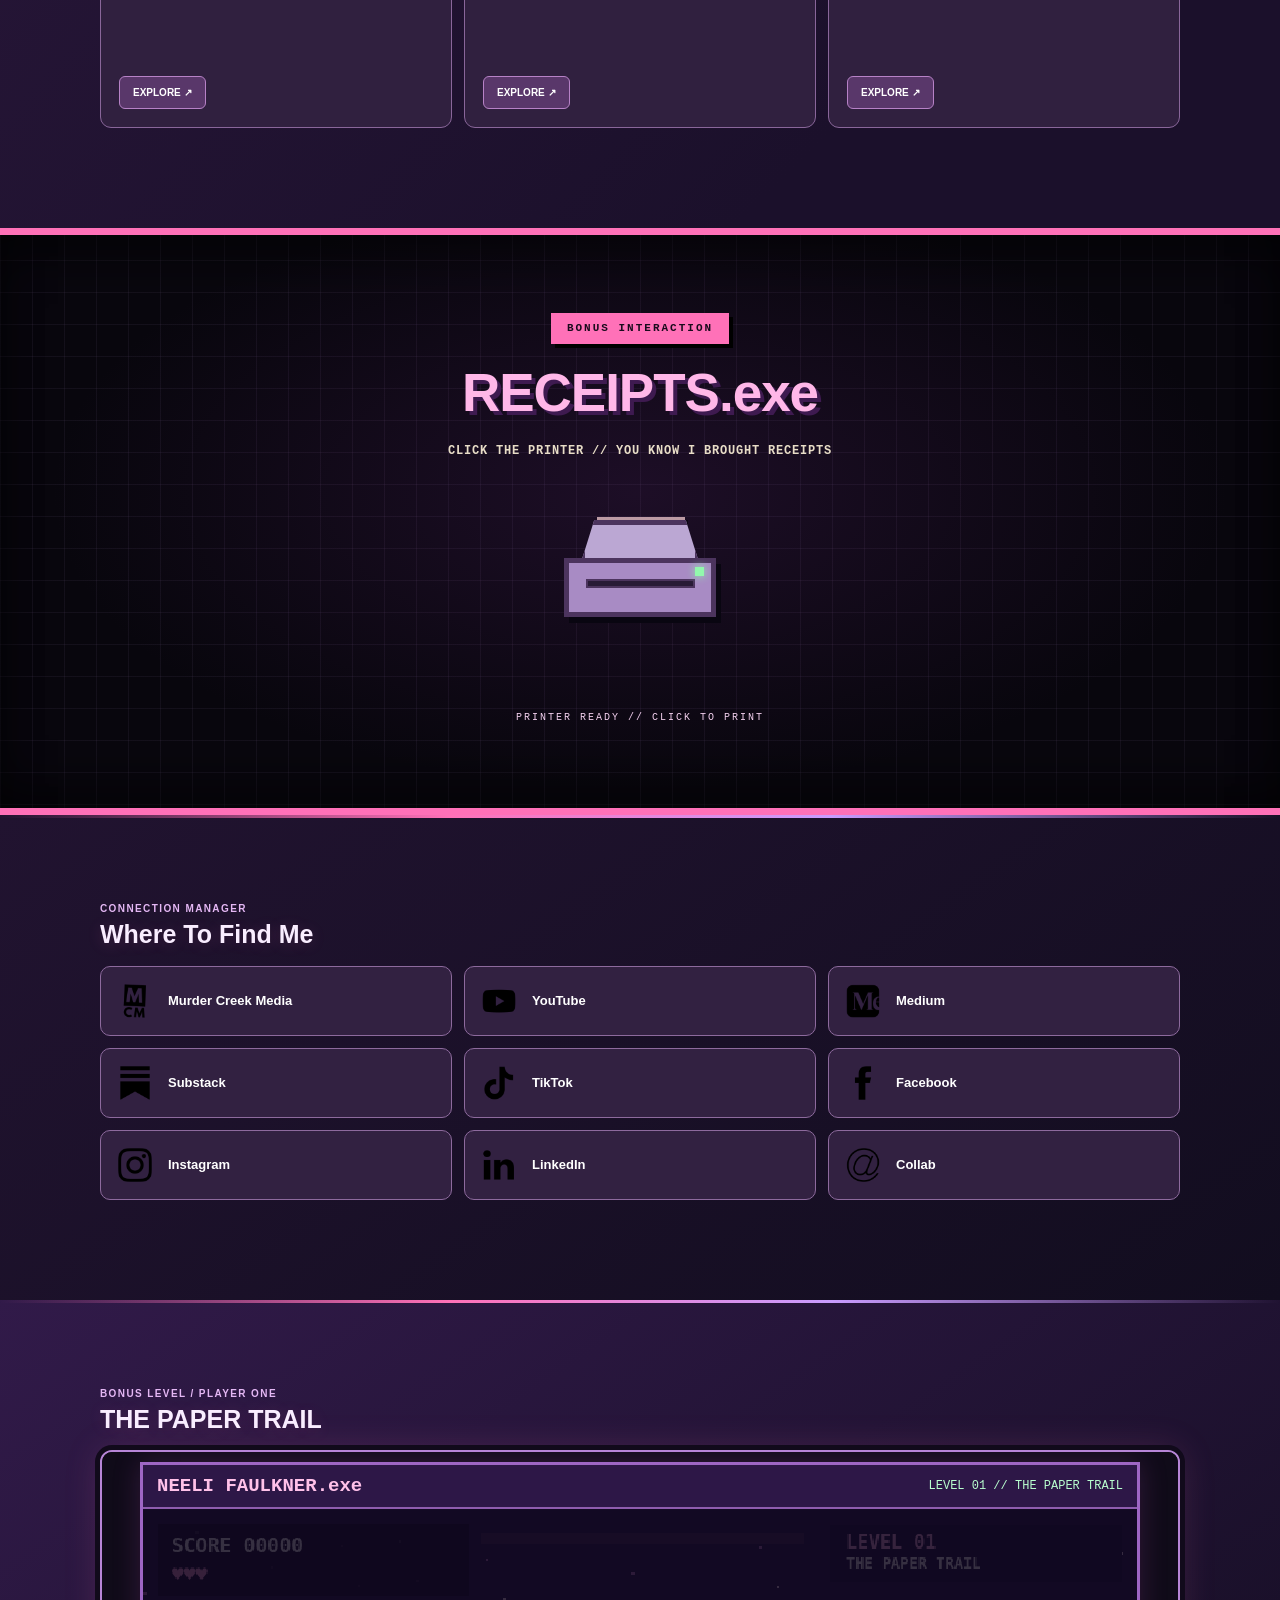
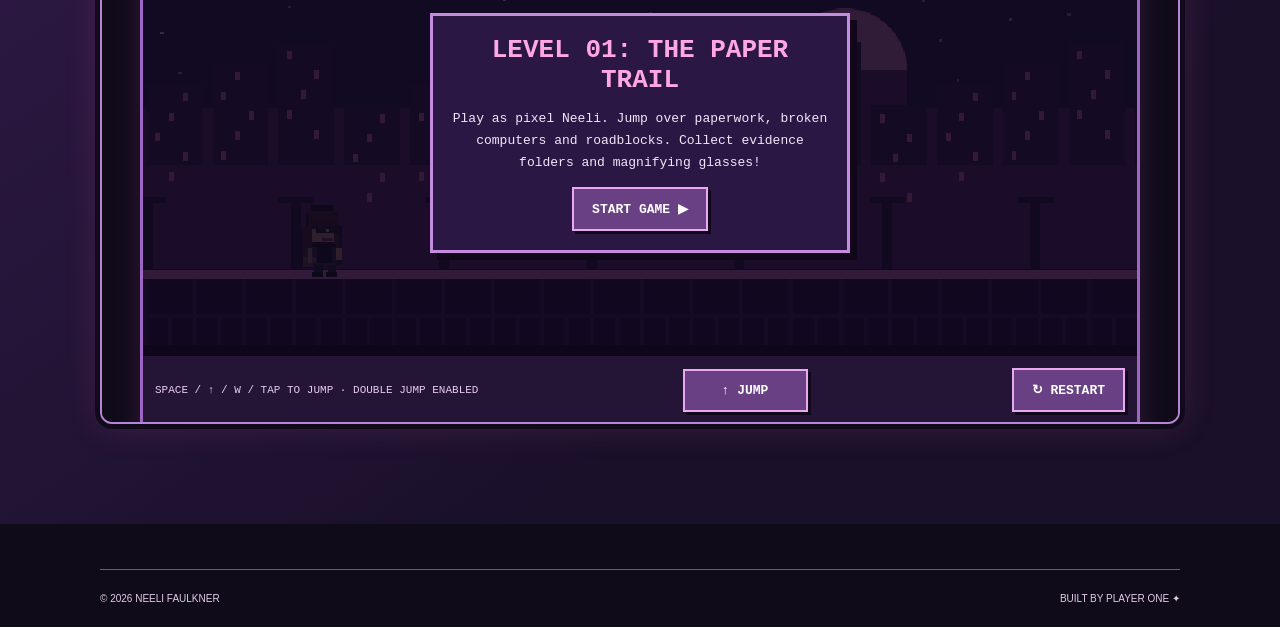
<file: index2.html>
<!DOCTYPE html>
<html lang="en">
<head>

  
<!-- CUSTOM FAVICON -->
<link rel="icon" type="image/png" sizes="512x512" href="/favicon.png">
<link rel="apple-touch-icon" href="/favicon.png">


<!-- WEBSITE TITLE -->
<title>NEELI FAULKNER.exe | Interactive Portfolio</title>

<meta name="description"
  content="Choose your character. Explore the interactive portfolio of Neeli Faulkner, investigative journalist, founder, storyteller, and creative.">

<!-- FACEBOOK, LINKEDIN & SOCIAL SHARING -->
<meta property="og:type" content="website">
<meta property="og:site_name" content="NEELI FAULKNER.exe">
<meta property="og:title" content="NEELI FAULKNER.exe | Press Start">
<meta property="og:description" content="Choose your character. Explore my world.">
<meta property="og:url" content="https://neelifaulkner.com">

<meta property="og:image"
  content="https://neelifaulkner.com/social-preview.png">
<meta property="og:image:secure_url"
  content="https://neelifaulkner.com/social-preview.png">
<meta property="og:image:type" content="image/png">
<meta property="og:image:width" content="1200">
<meta property="og:image:height" content="630">
<meta property="og:image:alt"
  content="Neeli Faulkner's interactive portfolio, featuring a classified folder opening to reveal a neon pixel-art video game.">

<!-- X / TWITTER -->
<meta name="twitter:card" content="summary_large_image">
<meta name="twitter:title" content="NEELI FAULKNER.exe | Press Start">
<meta name="twitter:description" content="Choose your character. Explore my world.">
<meta name="twitter:image"
  content="https://neelifaulkner.com/social-preview.png">

<!-- BROWSER THEME -->
<meta name="theme-color" content="#100b19">

  
<meta charset="UTF-8">
<meta name="viewport" content="width=device-width, initial-scale=1.0">
<meta name="theme-color" content="#100b19">
<meta name="description" content="Neeli Faulkner — investigative journalist, founder, storyteller, and creative. Choose your character.">
<title>NEELI FAULKNER.exe</title>
<style>

  
@media (pointer: fine) {
  html, body {
    cursor: url('/cursor-pin.png') 28 28, auto;
  }

  a, button, [role="button"], [onclick] {
    cursor: url('/cursor-pin-hover.png') 27 28, pointer;
  }
}

  
:root {
  --bg: #100b19;
  --panel: #21152e;
  --pink: #ffa0e1;
  --purple: #c99cff;
  --white: #f9edff;
}
* { box-sizing: border-box; }
html { scroll-behavior: auto; }
body {
  margin: 0;
  background: var(--bg);
  color: var(--white);
  font-family: Arial, Helvetica, sans-serif;
}
button, a { -webkit-tap-highlight-color: transparent; }
button { font: inherit; cursor: pointer; }
a { color: #f5d7ff; text-decoration: none; }
button:focus-visible, a:focus-visible {
  outline: 3px solid #ffb3eb;
  outline-offset: 4px;
}
[hidden] { display: none !important; }
.site {
  min-height: 100vh;
  background: radial-gradient(ellipse at 85% 0%, #42234d, transparent 45%), #100b19;
}
.wrap { max-width: 1120px; margin: auto; padding: 0 20px; }
header {
  display: flex;
  align-items: center;
  justify-content: space-between;
  flex-wrap: wrap;
  gap: 12px;
  padding: 22px 0;
  border-bottom: 1px solid #704e80;
}
.logo { font-size: 17px; font-weight: 950; color: #fff; }
.logo span { color: #ff9ada; }
nav { display: flex; gap: 15px; flex-wrap: wrap; }
nav a {
  font-size: 10px;
  font-weight: 900;
  letter-spacing: 1px;
  color: #f2d9ff;
}
nav a:hover { color: #ffa0e1; }
.online {
  color: #c4ffda;
  font-size: 10px;
  border: 1px solid #59876c;
  background: #24402f;
  border-radius: 20px;
  padding: 7px 10px;
}
.hero { text-align: center; padding: 58px 0 22px; }
.hero h1 {
  font-size: clamp(34px, 7vw, 69px);
  line-height: 1.05;
  letter-spacing: -2px;
  margin: 0;
  text-shadow: 0 4px #582c64;
}
.hero h1 span { color: var(--pink); }
.characters {
  display: grid;
  grid-template-columns: repeat(4, minmax(0, 1fr));
  gap: 19px;
  margin-bottom: 16px;
}
.character {
  background: transparent;
  border: 0;
  padding: 8px;
  min-width: 0;
  position: relative;
  transition: transform .2s;
  color: #fff;
}
.character:hover, .character.selected { transform: translateY(-6px); }
.character .art {
  height: 280px;
  display: flex;
  align-items: center;
  justify-content: center;
  position: relative;
  background: radial-gradient(ellipse at center, color-mix(in srgb, var(--accent) 24%, transparent), transparent 73%);
  border: 2px solid transparent;
  border-radius: 12px;
}
.character.selected .art {
  border-color: var(--accent);
  box-shadow: 0 0 25px color-mix(in srgb, var(--accent) 35%, transparent);
}
.character img {
  max-width: 100%;
  max-height: 100%;
  object-fit: contain;
  position: relative;
  z-index: 2;
  filter: drop-shadow(0 8px 9px #0009);
}
.character .fallback { position: absolute; font-size: 80px; }
.character .select {
  display: block;
  text-align: center;
  margin: 11px auto 0;
  border: 1px solid var(--accent);
  border-radius: 6px;
  color: #fff;
  padding: 9px 5px;
  font-size: 10px;
  font-weight: 900;
  letter-spacing: 1px;
  background: #32223e;
}
.character.selected .select { background: #6a3c76; }
.window {
  margin: 15px 0 28px;
  border: 1px solid #9565a8;
  background: #21152e;
  border-radius: 11px;
  overflow: hidden;
}
.windowtop {
  background: #552c68;
  display: flex;
  align-items: center;
  justify-content: space-between;
  padding: 11px 14px;
  font-size: 10px;
  letter-spacing: 1px;
  font-weight: 900;
  color: #fff;
}
.close {
  background: #6a3b79;
  border: 1px solid #b984c9;
  color: #fff;
  padding: 5px 9px;
  border-radius: 5px;
}
.profile {
  padding: 22px;
  display: grid;
  grid-template-columns: 1.2fr 1fr;
  gap: 24px;
}
.profile h2 { font-size: 25px; margin: 5px 0 10px; }
.profile p { font-size: 13px; color: #f1e2f6; line-height: 1.8; }
.label {
  font-size: 10px;
  letter-spacing: 1.5px;
  font-weight: 900;
  color: #ffb2e7;
}
.tags { display: flex; gap: 7px; flex-wrap: wrap; margin: 12px 0; }
.tag {
  font-size: 10px;
  color: #fff;
  background: #4b3459;
  border: 1px solid #9171a2;
  border-radius: 5px;
  padding: 7px 9px;
}
.achievements { font-size: 12px; color: #f4e5fa; line-height: 1.8; }
.achievements div { margin: 5px 0; }
.jump {
  display: inline-block;
  background: #653c76;
  border: 1px solid #bd87d1;
  color: #fff;
  padding: 11px 15px;
  border-radius: 6px;
  font-size: 11px;
  font-weight: 900;
  margin-top: 12px;
}
.section { padding: 38px 0 5px; scroll-margin-top: 20px; }
.micro {
  font-size: 10px;
  font-weight: 900;
  letter-spacing: 1.4px;
  color: #e4b7f4;
}
h2.sectiontitle { font-size: 25px; margin: 6px 0 16px; }

/* BACKPACK */
.bag {
  background: #20172b;
  border: 1px solid #806090;
  border-radius: 12px;
  overflow: hidden;
}
.baghead { background: #442951; padding: 18px; }
.baghead h2 { font-size: 24px; margin: 6px 0; }
.baghead p { font-size: 12px; color: #f1dff8; margin: 0; }
.tabs {
  display: flex;
  gap: 8px;
  flex-wrap: wrap;
  padding: 14px;
  border-bottom: 1px solid #765683;
}
.tabs button {
  border: 1px solid #9d7cac;
  background: #40304e;
  color: #fff;
  padding: 9px 12px;
  border-radius: 6px;
  font-size: 10px;
  font-weight: 900;
}
.tabs button.active { background: #775087; border-color: #d99ee9; }
.baggrid {
  display: grid;
  grid-template-columns: 1.05fr .95fr;
  gap: 15px;
  padding: 15px;
}
.slotswrap {
  background: #302639;
  border: 1px solid #8b7295;
  border-radius: 10px;
  padding: 13px;
}
.slothead {
  display: flex;
  justify-content: space-between;
  gap: 10px;
  color: #fff;
  font-size: 11px;
  font-weight: 900;
  margin-bottom: 12px;
}
.slots { display: grid; grid-template-columns: repeat(4, minmax(0, 1fr)); gap: 8px; }
.slot {
  aspect-ratio: 1;
  background: #514158;
  border: 2px solid #9d86a5;
  border-radius: 8px;
  min-width: 0;
  display: flex;
  flex-direction: column;
  align-items: center;
  justify-content: center;
  gap: 5px;
  padding: 5px;
  color: #fff;
}
.slot.active { border-color: var(--rarity); background: #6a5074; }
.slot .emoji { font-size: clamp(23px, 4vw, 37px); }
.slot .name {
  font-size: 8px;
  font-weight: 900;
  line-height: 1.2;
  text-align: center;
  overflow-wrap: anywhere;
  color: #fff;
}
.slot.empty {
  border: 1px dashed #766780;
  background: #29232e;
  color: #a08eaa;
  font-size: 24px;
}
.legend { display: flex; gap: 10px; flex-wrap: wrap; margin-top: 14px; }
.legend span { font-size: 9px; color: #f0e1f5; }
.legend i {
  display: inline-block;
  height: 7px;
  width: 7px;
  border-radius: 50%;
  margin-right: 5px;
}
.inspect {
  background: #382843;
  border: 1px solid #a382b3;
  border-radius: 10px;
  padding: 18px;
}
.inspect .big {
  font-size: 75px;
  text-align: center;
  background: radial-gradient(ellipse, #725282, transparent 68%);
  padding: 8px;
}
.inspect h3 { font-size: 23px; margin: 10px 0; color: #fff; }
.inspect p { font-size: 12px; line-height: 1.75; color: #f8eafd; }
.rarity { font-size: 10px; letter-spacing: 1.2px; font-weight: 900; }
.collect {
  display: block;
  width: 100%;
  border: 1px solid #dba8ea;
  background: #6d427d;
  color: #fff;
  padding: 12px;
  border-radius: 7px;
  font-size: 11px;
  font-weight: 900;
  margin-top: 15px;
}
.collect.got { background: #315846; border-color: #7cd7a1; color: #e4ffed; }

/* EASTER EGG 1: FOLDER */
.easter-section { padding: 45px 0 20px; }
.easter-scene {
  max-width: 600px;
  margin: 0 auto;
  position: relative;
  min-height: 135px;
  background: radial-gradient(ellipse at center, #2a1a3c, transparent 75%);
  display: flex;
  align-items: center;
  justify-content: space-around;
  gap: 15px;
}
.easter-scene:before {
  content: "";
  position: absolute;
  left: 7%;
  right: 7%;
  top: 50%;
  border-top: 2px dashed #76518d;
}
.egg-object {
  position: relative;
  z-index: 1;
  font-size: 34px;
  background: #261935;
  border: 1px solid #694783;
  border-radius: 8px;
  padding: 12px;
  animation: eggFloat 3s ease-in-out infinite alternate;
}
.egg-object:nth-child(2) { animation-delay: .5s; }
.egg-object:nth-child(3) { animation-delay: 1s; }
.egg-object:nth-child(4) { animation-delay: 1.5s; }
.egg-folder {
  cursor: pointer;
  border-color: #d3a16e;
  animation: folderWiggle 3s ease-in-out infinite;
}
.egg-folder:hover {
  box-shadow: 0 0 25px #ffa0dc77;
  background: #48304f;
}
.egg-window {
  max-width: 390px;
  margin: 0 auto 10px;
  background: #e1d2ea;
  color: #2b193a;
  border: 2px solid #a16fba;
  box-shadow: 5px 5px 0 #08050d;
}
.egg-bar {
  background: #6d3a90;
  color: #fff;
  padding: 8px 10px;
  display: flex;
  justify-content: space-between;
  align-items: center;
  font: 900 11px monospace;
}
.egg-close {
  background: #f0e4f6;
  color: #29173a;
  border: 1px solid #6a4981;
  padding: 3px 8px;
}
.egg-content { text-align: center; padding: 24px 18px; }
.egg-content .stamp {
  font: 900 10px monospace;
  letter-spacing: 2px;
  color: #8a4778;
  margin-bottom: 13px;
}
.egg-content p {
  font: 800 19px/1.5 Arial, sans-serif;
  color: #24142d;
  margin: 0;
}

/* ORIGINAL WORK */
.projects {
  display: grid;
  grid-template-columns: repeat(3, minmax(0, 1fr));
  gap: 12px;
}
.project {
  background: #30203f;
  border: 1px solid #89669a;
  border-radius: 11px;
  padding: 18px;
}
.project .symbol { font-size: 33px; }
.project h3 { font-size: 17px; color: #fff; }
.project p {
  font-size: 12px;
  color: #f0dff7;
  line-height: 1.7;
  min-height: 110px;
}
.project a {
  display: inline-block;
  border: 1px solid #b782c7;
  background: #59376a;
  color: #fff;
  padding: 10px 13px;
  border-radius: 6px;
  font-size: 10px;
  font-weight: 900;
}

/* EASTER EGG 2: PRINTER */
.printer-scene { position: relative; width: 250px; height: 210px; margin: auto; }
.printer-btn {
  position: absolute;
  top: 20px;
  left: 49px;
  width: 152px;
  height: 116px;
  border: 0;
  background: transparent;
  cursor: pointer;
  z-index: 3;
  padding: 0;
}
.printer-top {
  position: absolute;
  top: 18px;
  left: 16px;
  width: 120px;
  height: 46px;
  background: #bba7d3;
  border: 5px solid #4c345e;
  clip-path: polygon(12% 0, 88% 0, 100% 100%, 0 100%);
}
.printer-body {
  position: absolute;
  top: 56px;
  left: 0;
  width: 152px;
  height: 59px;
  background: #a88bc4;
  border: 5px solid #4c345e;
  box-shadow: 5px 6px 0 #090611;
}
.printer-slot {
  position: absolute;
  top: 77px;
  left: 22px;
  width: 109px;
  height: 9px;
  background: #281a36;
  border: 2px solid #4c345e;
}
.printer-light {
  position: absolute;
  top: 65px;
  right: 12px;
  width: 9px;
  height: 9px;
  background: #92f8ad;
  box-shadow: 0 0 9px #92f8ad;
  animation: blink 2s infinite;
}
.receipt-paper {
  position: absolute;
  top: 102px;
  left: 82px;
  width: 88px;
  height: 85px;
  background: #f7e9dc;
  border: 3px solid #bc9ba4;
  color: #2c1a35;
  z-index: 2;
  transform: translateY(-67px);
  transition: transform 1.5s steps(18);
  display: flex;
  align-items: center;
  justify-content: center;
  padding: 9px 5px;
  box-shadow: 3px 3px 0 #0c0713;
}
.receipt-paper.printed { transform: translateY(20px); }
.receipt-paper span {
  font: 900 12px/1.4 monospace;
  opacity: 0;
  transition: opacity .2s;
}
.receipt-paper.printed span { opacity: 1; transition-delay: 1.3s; }
.printer-hint {
  text-align: center;
  font: 10px monospace;
  letter-spacing: 2px;
  color: #e2b7ef;
}

/* SOCIAL LINKS */
.links {
  display: grid;
  grid-template-columns: repeat(3, minmax(0, 1fr));
  gap: 12px;
  margin-top: 17px;
}
.link {
  display: flex;
  align-items: center;
  gap: 12px;
  background: #322141;
  border: 1px solid #8d6a9d;
  border-radius: 10px;
  padding: 13px;
  min-width: 0;
}
.link:hover { border-color: #ffb5e9; }
.link img { width: 42px; height: 42px; object-fit: contain; flex-shrink: 0; }
.link .fallback {
  display: none;
  width: 42px;
  height: 42px;
  align-items: center;
  justify-content: center;
  background: #593c68;
  border-radius: 8px;
  font-size: 22px;
  flex-shrink: 0;
}
.link span:last-child { font-size: 13px; font-weight: 900; color: #fff; }
footer {
  margin-top: 45px;
  border-top: 1px solid #765685;
  padding: 23px 0;
  display: flex;
  justify-content: space-between;
  gap: 10px;
  flex-wrap: wrap;
  font-size: 10px;
  color: #e2cde9;
}
.hidden { display: none !important; }

@keyframes eggFloat { to { transform: translateY(-8px); } }
@keyframes folderWiggle {
  0%, 85%, 100% { transform: rotate(0); }
  89% { transform: rotate(-9deg); }
  94% { transform: rotate(7deg); }
}
@keyframes blink { 50% { opacity: .25; } }

@media (max-width: 750px) {
  .characters { display: flex; overflow-x: auto; }
  .character { flex: 0 0 44%; }
  .character .art { height: 330px; }
  .profile, .baggrid { grid-template-columns: 1fr; }
  .projects { grid-template-columns: 1fr; }
  .project p { min-height: 0; }
  .links { grid-template-columns: repeat(2, minmax(0, 1fr)); }
  header { justify-content: center; }
  nav { justify-content: center; }
}
@media (max-width: 440px) {
  .wrap { padding: 0 13px; }
  .character { flex-basis: 65%; }
  .links { grid-template-columns: 1fr; }
  .online { display: none; }
  .profile { padding: 16px; }
  .egg-object { font-size: 24px; padding: 8px; }
}
@media (prefers-reduced-motion: reduce) {
  *, *::before, *::after {
    animation: none !important;
    transition: none !important;
    scroll-behavior: auto !important;
  }
}

/* ==========================================================
   ARCADE LEVELS / FULL-BLEED BONUS ROOMS
   The site's content remains centered while backgrounds
   reach the edges of the browser.
   ========================================================== */
/* Natural page scrolling: no section snapping or forced smooth scrolling. */
body { overflow-x: clip; }
.site { overflow: clip; }

.section { position: relative; isolation: isolate; padding: 88px 0 100px; }
.section::before {
  content: "";
  position: absolute;
  z-index: -1;
  top: 0; bottom: 0;
  left: 50%; width: 100vw;
  transform: translateX(-50%);
  pointer-events: none;
}
.hero { padding: 80px 0 30px; }
#bag::before { background: linear-gradient(145deg,#1a1128 0%,#251532 55%,#160e21 100%); }
#projects::before { background: linear-gradient(135deg,#271638,#1b102b 70%); }
#links::before { background: linear-gradient(145deg,#211330,#120d1f); }
#mini-game::before { background: linear-gradient(145deg,#311a49,#1a102a 70%); }
#bag::after, #projects::after, #links::after, #mini-game::after {
  content: "";
  position: absolute; left: 50%; top: 0;
  width: 100vw; height: 3px; transform: translateX(-50%);
  background: linear-gradient(90deg,transparent,#ff71b8 35%,#c99cff 65%,transparent);
  pointer-events: none;
}
.sectiontitle { text-shadow: 0 2px 16px #ff71b828; }
/* Secret rooms: almost black, bold borders, and arcade grid */
.easter-section {
  position: relative;
  isolation: isolate;
  padding: 85px 20px 92px;
  min-height: 420px;
  display: flex;
  flex-direction: column;
  align-items: center;
  justify-content: center;
  gap: 20px;
}
.easter-section::before {
  content: "";
  position: absolute;
  z-index: -2;
  inset: 0;
  left: 50%; width: 100vw;
  transform: translateX(-50%);
  background-color: #08060d;
  background-image: linear-gradient(#b48cd012 1px,transparent 1px),linear-gradient(90deg,#b48cd012 1px,transparent 1px),radial-gradient(ellipse at 50% 45%,#3d1a4d66,transparent 65%);
  background-size: 32px 32px,32px 32px,auto;
}
.easter-section::after {
  content: "";
  position: absolute;
  z-index: -1;
  left: 50%; top: 0; bottom: 0;
  width: 100vw;
  transform: translateX(-50%);
  border-top: 7px solid var(--egg-border,#a2130c);
  border-bottom: 7px solid var(--egg-border,#a2130c);
  box-shadow: inset 0 24px 40px #0007, inset 0 -24px 40px #0007;
  pointer-events: none;
}
.easter-section.receipt-room { --egg-border:#ff71b8; }
.egg-eyebrow {
  display: inline-block;
  background: var(--egg-border,#a2130c);
  color: #fff;
  padding: 9px 16px;
  font: 900 11px/1.2 monospace;
  letter-spacing: 2px;
  text-align: center;
  box-shadow: 4px 4px 0 #000;
}
.receipt-room .egg-eyebrow { color: #180b1c; }
.egg-title {
  margin: 0;
  color: #ffb7e8;
  font: 900 clamp(30px,5vw,53px)/1.1 Arial,Helvetica,sans-serif;
  letter-spacing: -1px;
  text-align: center;
  text-shadow: 4px 4px 0 #3e1a50;
}
.egg-subtitle {
  margin: 0;
  color: #e8ddc7;
  font: 700 12px/1.6 monospace;
  text-align: center;
  letter-spacing: .8px;
}
.easter-scene { width: min(100%,600px); background: radial-gradient(ellipse at center,#4b275c,transparent 75%); }
.egg-object { background: #24152e; border: 2px solid #9462a9; }
.egg-folder { border-color: #e8ddc7; box-shadow: 0 0 22px #a2130c88; }
.egg-window { width: min(100%,390px); }
.printer-scene { flex: 0 0 auto; }
.printer-hint { color: #f4d1ef; }
.arcade-game-frame {
  border: 2px solid #b785d7;
  border-radius: 12px;
  overflow: hidden;
  box-shadow: 0 0 0 5px #110a1b,0 0 36px #ff71b82b;
  background: #0c0814;
}
.arcade-game-frame iframe { display: block; width: 100%; height: 570px; border: 0; }
@media (max-width: 750px) {
  .section { padding: 65px 0 75px; }
  .hero { padding-top: 55px; }
  .easter-section { padding: 75px 15px; min-height: 390px; }
  .arcade-game-frame iframe { height: 590px; }
}


/* ========================================
   NEELI FAULKNER.exe — EVIDENCE PIN CURSOR
   ======================================== */

@media (pointer: fine) {

  /* Default evidence pin */
  html, body, body * {
    cursor: url('/cursor-pin.png') 28 28, auto !important;
  }

  /* Glowing evidence pin on clickable items */
  a, a *,
  button, button *,
  [role="button"], [role="button"] *,
  [onclick], [onclick] *,
  input[type="submit"],
  input[type="button"],
  label,
  summary {
    cursor: url('/cursor-pin-hover.png') 27 28, pointer !important;
  }

  /* Keep text selection usable */
  input:not([type="submit"]):not([type="button"]),
  textarea,
  [contenteditable="true"] {
    cursor: text !important;
  }
}


/* ==========================================================
   INTRO SCREEN — STANDALONE FIRST IMPRESSION
   No scroll snapping; the next section begins naturally below.
   ========================================================== */
.intro-screen {
  min-height: 100vh;
  min-height: 100svh;
  width: 100%;
  position: relative;
  isolation: isolate;
  display: flex;
  flex-direction: column;
  align-items: center;
  justify-content: center;
  text-align: center;
  padding: 90px 20px 80px;
}
.intro-screen::before {
  content: "";
  position: absolute;
  z-index: -2;
  inset: 0;
  left: 50%;
  width: 100vw;
  transform: translateX(-50%);
  background:
    radial-gradient(ellipse at 50% 40%, #55215b 0%, #261330 36%, transparent 68%),
    linear-gradient(145deg, #120c1d 0%, #090712 100%);
}
.intro-screen::after {
  content: "";
  position: absolute;
  z-index: -1;
  inset: 0;
  left: 50%;
  width: 100vw;
  transform: translateX(-50%);
  opacity: .28;
  pointer-events: none;
  background-image:
    linear-gradient(#b48cd018 1px, transparent 1px),
    linear-gradient(90deg, #b48cd018 1px, transparent 1px);
  background-size: 36px 36px;
  mask-image: linear-gradient(transparent, black 20%, black 80%, transparent);
}
.intro-kicker {
  color: #ff9bdc;
  font: 900 12px/1.5 monospace;
  letter-spacing: 3px;
  margin: 0 0 24px;
}
.intro-title {
  margin: 0;
  color: #fff0ff;
  font: 950 clamp(45px, 8vw, 106px)/.98 Arial, Helvetica, sans-serif;
  letter-spacing: -.055em;
  text-shadow: 4px 5px 0 #a5288f, 0 0 30px #ff71b86b;
  overflow-wrap: anywhere;
}
.intro-title .exe { color: #ff83d6; }
.intro-rule {
  width: 72px;
  height: 3px;
  background: #ff83d6;
  box-shadow: 0 0 14px #ff83d6;
  margin: 32px auto 25px;
}
.intro-description {
  max-width: 850px;
  color: #f5e7fb;
  font: 400 clamp(14px, 1.55vw, 19px)/1.9 'Courier New', monospace;
  margin: 0;
  text-wrap: pretty;
}
.intro-description strong { color: #ffb5e7; }
.intro-next {
  margin-top: 55px;
  display: inline-flex;
  flex-direction: column;
  align-items: center;
  gap: 9px;
  color: #ffa0e1;
  font: 900 12px monospace;
  letter-spacing: 2px;
  text-decoration: none;
  transition: transform .2s, color .2s;
}
.intro-next:hover { transform: translateY(5px); color: #fff; }
.intro-next .arrow { font-size: 29px; line-height: 1; }
@media (max-width: 600px) {
  .intro-screen { padding: 75px 10px 60px; }
  .intro-title { letter-spacing: -.045em; }
  .intro-description { line-height: 1.75; }
  .intro-next { margin-top: 38px; }
}
@media (prefers-reduced-motion: reduce) {
  .intro-next { transition: none; }
}

</style>
</head>

<body>
<div class="site">
<div class="wrap">

<!-- INTRO SCREEN: FIRST THING VISITORS SEE -->
<section class="intro-screen" id="welcome" aria-labelledby="intro-title">
  <p class="intro-kicker">✦ PLAYER ONE / PROFILE LOADED ✦</p>
  <h1 class="intro-title" id="intro-title">NEELI FAULKNER<span class="exe">.exe</span></h1>
  <div class="intro-rule" aria-hidden="true"></div>
  <p class="intro-description">
    I'm Neeli Faulkner, a nationally recognized investigative journalist, founder, and podcast producer with a background in operations, technology, and digital media. I investigate stories, build systems, lead teams, and create things from the ground up.
  </p>
  <a class="intro-next" href="#top" aria-label="Continue to choose your character">
    <span class="arrow" aria-hidden="true">↓</span>
    SCROLL TO BEGIN
  </a>
</section>

<header>
  <a href="#top" class="logo">NEELI FAULKNER<span>.exe</span></a>
  <nav aria-label="Main navigation">
    <a href="#top">CHARACTERS</a>
    <a href="#bag">BACKPACK</a>
    <a href="#projects">PROJECTS</a>
    <a href="#links">LINKS</a>
  </nav>
  <span class="online">● PLAYER ONLINE</span>
</header>

  
  <!-- SECTION 1: CHARACTER SELECTION -->
<section class="hero" id="top">
  <h1>CHOOSE YOUR <span>CHARACTER.</span></h1>
</section>

<div class="characters" id="characters"></div>

<div class="window hidden" id="profile">
  <div class="windowtop">
    <span>CHARACTER_PROFILE.exe</span>
    <button type="button" class="close" id="close-profile" aria-label="Close profile">✕</button>
  </div>
  <div class="profile">
    <div>
      <div class="label">CHARACTER PROFILE</div>
      <h2 id="profile-name"></h2>
      <div id="profile-bio"></div>
      <a class="jump" href="#bag">🎒 INSPECT BACKPACK ↓</a>
    </div>
    <div>
      <div class="label">SPECIAL ABILITIES</div>
      <div class="tags" id="abilities"></div>
      <div class="label" style="margin-top:20px">ACHIEVEMENTS UNLOCKED</div>
      <div class="achievements" id="achievements"></div>
    </div>
  </div>
</div>

<!-- SECTION 2: PLAYER INVENTORY -->
<section class="section" id="bag">
  <div class="micro">PLAYER INVENTORY / COLLECTED EQUIPMENT</div>
  <h2 class="sectiontitle">THE BACKPACK 🎒</h2>

  <div class="bag">
    <div class="baghead">
      <div class="micro" style="color:#ffd0f2">NEELI FAULKNER.exe / STORAGE</div>
      <h2>COLLECTED TOOLS</h2>
      <p>Choose a character and inspect their professional toolkit.</p>
    </div>

    <div class="tabs" id="tabs"></div>

    <div class="baggrid">
      <div class="slotswrap">
        <div class="slothead">
          <span id="bag-name"></span>
          <span id="item-count"></span>
        </div>
        <div class="slots" id="slots"></div>
        <div class="legend">
          <span><i style="background:#c5b5d0"></i>COMMON</span>
          <span><i style="background:#79cbff"></i>RARE</span>
          <span><i style="background:#d7a2ff"></i>EPIC</span>
          <span><i style="background:#ffd078"></i>LEGENDARY</span>
        </div>
      </div>
      <div class="inspect" id="inspect"></div>
    </div>
  </div>
</section>

<!-- EASTER EGG 1: AFTER PLAYER INVENTORY -->
<section class="easter-section" aria-label="Animated evidence trail">
  <div class="egg-eyebrow">SECRET AREA UNLOCKED</div>
  <h2 class="egg-title">CLASSIFIED FILES</h2>
  <p class="egg-subtitle">SOMETHING IS HIDDEN HERE // CLICK TO INVESTIGATE</p>
  <div class="easter-scene">
    <span class="egg-object" aria-hidden="true">👣</span>
    <button type="button" class="egg-object egg-folder" id="folder" aria-label="Open hidden case file" aria-expanded="false">📁</button>
    <span class="egg-object" aria-hidden="true">🔎</span>
    <span class="egg-object" aria-hidden="true">🗝️</span>
  </div>

  <div class="egg-window" id="folder-window" hidden>
    <div class="egg-bar">
      <span>📁 CLASSIFIED_CASE_FILE.txt</span>
      <button type="button" class="egg-close" id="folder-close" aria-label="Close case file">✕</button>
    </div>
    <div class="egg-content">
      <div class="stamp">CONFIDENTIAL // EYES ONLY</div>
      <p>Nothing to see here.<br>Which is usually when I start looking.</p>
    </div>
  </div>
</section>

<!-- SECTION 3: ORIGINAL WORK -->
<section class="section" id="projects">
  <div class="micro">INVESTIGATIVE AUDIO / ORIGINAL WORK</div>
  <h2 class="sectiontitle">SELECT A SERIES</h2>

  <div class="projects">
    <div class="project">
      <div class="symbol">🎙️</div>
      <h3>Skeptical</h3>
      <p>An investigative podcast examining an Alabama man's claim of wrongful conviction in a 1994 homicide.</p>
      <a href="https://www.murdercreekmedia.com/skeptical" target="_blank" rel="noopener noreferrer">EXPLORE ↗</a>
    </div>
    <div class="project">
      <div class="symbol">📡</div>
      <h3>Make It Make Sense, Alabama</h3>
      <p>Candid conversations about accountability, justice, transparency, and the people shaping Alabama's future.</p>
      <a href="https://www.murdercreekmedia.com/makeitmakesensealabama" target="_blank" rel="noopener noreferrer">EXPLORE ↗</a>
    </div>
    <div class="project">
      <div class="symbol">🗂️</div>
      <h3>Murder in Mobile County</h3>
      <p>An investigative series examining the unsolved 1981 murder of Brenda Peters in Mobile, Alabama.</p>
      <a href="https://www.murdercreekmedia.com/murderinmobilecounty" target="_blank" rel="noopener noreferrer">EXPLORE ↗</a>
    </div>
  </div>
</section>

<!-- EASTER EGG 2: AFTER ORIGINAL WORK -->
<section class="easter-section receipt-room" aria-label="Interactive receipt printer">
  <div class="egg-eyebrow">BONUS INTERACTION</div>
  <h2 class="egg-title">RECEIPTS.exe</h2>
  <p class="egg-subtitle">CLICK THE PRINTER // YOU KNOW I BROUGHT RECEIPTS</p>
  <div class="printer-scene">
    <div class="receipt-paper" id="paper">
      <span>I BROUGHT<br>RECEIPTS.</span>
    </div>

    <button type="button" class="printer-btn" id="printer" aria-label="Print a receipt" aria-pressed="false">
      <div class="printer-top"></div>
      <div class="printer-body"></div>
      <div class="printer-slot"></div>
      <div class="printer-light"></div>
    </button>
  </div>
  <div class="printer-hint" id="printer-hint">PRINTER READY // CLICK TO PRINT</div>
</section>

<!-- SECTION 4: LINKS -->
<section class="section" id="links">
  <div class="micro">CONNECTION MANAGER</div>
  <h2 class="sectiontitle">Where To Find Me</h2>
  <div class="links" id="link-list"></div>
</section>

  <!-- LEVEL 01: THE PAPER TRAIL -->
<section class="section" id="mini-game">
  <div class="micro">BONUS LEVEL / PLAYER ONE</div>
  <h2 class="sectiontitle">THE PAPER TRAIL</h2>

  <div class="arcade-game-frame">
  <iframe
    src="game.html"
    title="The Paper Trail — Play as Pixel Neeli"
    loading="lazy"
    allow="fullscreen">
  </iframe>
  </div>
</section>

<footer>
  <span>© 2026 NEELI FAULKNER</span>
  <span>BUILT BY PLAYER ONE ✦</span>
</footer>

</div>
</div>

<script>
const $ = id => document.getElementById(id);

const gear = (name, emoji, rarity, kind, desc, skills) =>
  ({name, emoji, rarity, kind, desc, skills});

const chars = [
  {
    name: 'THE INVESTIGATOR',
    short: 'INVESTIGATOR',
    color: '#ff7287',
    emoji: '🕵️‍♀️',
    image: 'investigator.webp',
    bio: "I'm an independent investigative journalist dedicated to exposing wrongful convictions, reopening cold cases, and holding the criminal justice system accountable. My work has contributed to multiple post-conviction appeals, uncovered new evidence in unsolved homicides, and brought renewed public scrutiny to cases long presumed closed.",
    abilities: ['Investigative Research','Witness Interviews','OSINT & Public Records','Source Development','Accountability Reporting'],
    achievements: [
      'Contributed to post-conviction appeals',
      'Uncovered new evidence in unsolved homicides',
      'Renewed scrutiny of cases long presumed closed'
    ],
    items: [
      gear('WITNESS INTERVIEW KIT','🎤','EPIC','Field Reporting','Interviews witnesses, gathers firsthand accounts, identifies contradictions, and develops follow-up leads.',['Witness Interviews','Interview Preparation','Source Development','Testimony Review']),
      gear('RESEARCH ARCHIVE','📚','EPIC','Investigative Research','Searches historical records, archived reporting, court filings, and other materials to reconstruct events.',['Investigative Research','Background Research','Historical Research','Fact-Checking']),
      gear('FOIA KEY','🗝️','RARE','Records Access','Obtains and analyzes public records and government documents.',['FOIA Requests','Public Records Research','Government Transparency']),
      gear('OSINT LAPTOP','💻','EPIC','Digital Investigation','Uses open-source methods to locate, cross-reference, and verify information.',['OSINT','Digital Research','Information Verification']),
      gear('CASE FILES','🗂️','COMMON','Case Documentation','Organizes investigative records, evidence, legal documents, and case notes.',['Case File Management','Evidence Review','Legal Research']),
      gear('EVIDENCE BOARD','🧷','LEGENDARY','Analysis Station','Connects witness accounts, timelines, records, and discrepancies across a case.',['Evidence Analysis','Timeline Reconstruction','Critical Thinking']),
      gear('SOURCE CONTACTS','📇','RARE','Source Development','Builds and maintains relationships with sources while evaluating credibility and corroboration.',['Source Development','Source Verification','Interviewing']),
      gear('COURT RECORDS','⚖️','RARE','Legal Research','Reviews court dockets, filings, transcripts, and relevant legal proceedings.',['Court Records Research','Legal Documentation','Case Analysis']),
      gear('REPORTER NOTEBOOK','📓','COMMON','Field Notes','Captures questions, observations, leads, and reporting assignments.',['Investigative Writing','Reporting','Documentation']),
      gear('DOCUMENT SCANNER','📠','COMMON','Records Processing','Digitizes, organizes, and reviews research materials.',['Document Review','Records Organization']),
      gear('FACT-CHECK KIT','🔎','EPIC','Verification','Corroborates claims, checks sources, and identifies inconsistencies.',['Fact-Checking','Verification','Research Accuracy']),
      gear('RED STRING','🧶','LEGENDARY','Special Ability','Connects details that initially appear unrelated.',['Pattern Recognition','Investigative Analysis'])
    ]
  },
  {
    name: 'THE FOUNDER',
    short: 'FOUNDER',
    color: '#ff94d4',
    emoji: '👩‍💼',
    image: 'founder.webp',
    bio: "I founded Murder Creek Media, an independent investigative media organization focused on truth, justice, and accountability. I build teams, workflows, and creative systems that help ambitious work happen, even without a corporate-sized budget.",
    abilities: ['Operations Management','Team Leadership','Workflow Design','Strategic Planning'],
    achievements: [
      'Founded Murder Creek Media',
      'Built a multistate volunteer investigative team',
      'Developed independent investigative media projects'
    ],
    items: [
      gear('NOTION WORKSPACE','📓','EPIC','Knowledge Management','Organizes project databases, documentation, and team resources.',['Notion','Knowledge Management','Workflow Design']),
      gear('MICROSOFT TEAMS','🎧','RARE','Collaboration','Supports remote meetings, team communication, and coordination.',['Microsoft Teams','Remote Team Management']),
      gear('SHAREPOINT VAULT','🗄️','EPIC','Document Management','Organizes shared documents and project files.',['SharePoint','Document Management']),
      gear('MISSION BOARD','📋','RARE','Project Management','Tracks assignments, deadlines, and priorities.',['Project Management','Task Coordination']),
      gear('SOP BINDER','📚','COMMON','Operations','Documents repeatable processes and procedures.',['SOP Development','Process Improvement']),
      gear('TEAM RADIO','📻','RARE','People Operations','Coordinates volunteers and team leads.',['Volunteer Management','Team Leadership']),
      gear('WORKFLOW ENGINE','⚙️','LEGENDARY','Systems','Connects people, processes, and technology.',['Operations Management','Systems Design']),
      gear('GOOGLE WORKSPACE','☁️','COMMON','Productivity','Supports shared documents and cloud collaboration.',['Google Workspace','Google Drive']),
      gear('MEETING PLANNER','🗓️','COMMON','Scheduling','Coordinates meetings, agendas, and follow-ups.',['Scheduling','Meeting Facilitation']),
      gear('COMMAND CENTER','🖥️','LEGENDARY','Leadership','Tracks organizational priorities and projects.',['Strategic Planning','Project Oversight'])
    ]
  },
  {
    name: 'THE STORYTELLER',
    short: 'STORYTELLER',
    color: '#c99cff',
    emoji: '🎧',
    image: 'storyteller.webp',
    bio: "I'm the creator and host of Skeptical: An Investigative Podcast, a deep-dive investigative series examining an Alabama man's claim of wrongful conviction in a 1994 homicide. I also co-host Make It Make Sense, Alabama, a podcast driving conversations about accountability, justice, and transparency through candid interviews with changemakers, policymakers, nonprofit leaders, and other influential voices shaping the state's future. I'm currently developing Murder in Mobile County, an investigative series examining the unsolved 1981 murder of Brenda Peters in Mobile, Alabama.",
    abilities: ['Investigative Audio Production','Long-Form Storytelling','Interviewing','Audio Editing & Mastering'],
    achievements: [
      'Gracie Awards Honorable Mention for Skeptical',
      'Creator and host of Skeptical',
      'Co-host of Make It Make Sense, Alabama'
    ],
    items: [
      gear('STUDIO MIC','🎙️','RARE','Audio Equipment','Captures narration and interviews.',['Recording','Interview Production']),
      gear('HEADPHONES','🎧','COMMON','Audio Equipment','Supports critical listening and audio quality checks.',['Audio Editing','Quality Control']),
      gear('EDITING CONSOLE','🎛️','EPIC','Audio Post-Production','Edits, mixes, and masters audio.',['Audio Mixing','Mastering']),
      gear('STORY NOTEBOOK','📓','RARE','Writing','Builds scripts, outlines, and narratives.',['Narrative Development','Scriptwriting']),
      gear('RIVERSIDE KIT','💻','COMMON','Software','Supports remote recording.',['Riverside','Remote Recording']),
      gear('DESCRIPT SUITE','🖥️','RARE','Software','Supports audio editing and production.',['Descript','Audio Editing']),
      gear('FIELD RECORDER','📼','RARE','Field Equipment','Captures interviews outside the studio.',['Field Recording','Interviewing']),
      gear('FINAL MIX','💿','LEGENDARY','Production','Represents a finished audio episode.',['Audio Engineering','Mastering'])
    ]
  },
  {
    name: 'THE CREATIVE',
    short: 'CREATIVE',
    color: '#78e3f6',
    emoji: '🎨',
    image: 'creative.webp',
    bio: "I bring ideas to life through digital design, multimedia production, and technology. From branding and web design to audio engineering and video production, I handle the creative and technical work behind the finished product. I edit, mix, master, and produce audio content, edit and produce video, and create the visual assets that bring everything together. Whether I'm building a website, developing a brand identity, or turning hours of raw footage and recordings into something worth watching or listening to, I'm just as comfortable behind the editing timeline as I am behind the creative vision.",
    abilities: ['Audio Editing, Mixing & Mastering','Video Post-Production','Graphic Design & Branding','Web Development'],
    achievements: [
      'B.S. Information Systems & Cybersecurity, summa cum laude',
      'Produced original investigative multimedia content',
      'Developed branding and web projects'
    ],
    items: [
      gear('DESIGN TABLET','✍️','EPIC','Illustration','Creates digital illustrations.',['Procreate','Digital Illustration']),
      gear('CANVA KIT','🎨','COMMON','Design Software','Creates graphics and digital content.',['Canva','Graphic Design']),
      gear('VIDEO EDITOR','🎬','RARE','Video Production','Edits and produces video content.',['Video Editing','Post-Production']),
      gear('CODE TERMINAL','💻','EPIC','Web Development','Builds websites and digital experiences.',['HTML','CSS','Web Development']),
      gear('CYBER TOOLKIT','🛡️','LEGENDARY','Technical','Information systems and cybersecurity foundations.',['Information Systems','Cybersecurity']),
      gear('BRAND PALETTE','🌈','RARE','Branding','Develops visual identities.',['Brand Identity','Creative Direction']),
      gear('AUDIO WORKSTATION','🎚️','EPIC','Audio Engineering','Edits, mixes, and masters audio.',['Audio Engineering','Mastering']),
      gear('FIGMA BOARD','📐','RARE','Digital Design','Designs and plans interfaces.',['Figma','UI Design'])
    ]
  }
];

const links = [
  ['Murder Creek Media','mcmicon.png','🌐','https://www.murdercreekmedia.com/'],
  ['YouTube','youtubeicon.png','▶️','https://www.youtube.com/@neelifaulkner'],
  ['Medium','mediumicon.png','✍️','https://www.medium.com/@neelifaulkner'],
  ['Substack','substackicon.png','📰','https://neelifaulkner.substack.com/'],
  ['TikTok','tiktokicon.png','🎵','https://www.tiktok.com/@murdercreekmedia'],
  ['Facebook','facebookicon.png','👥','https://www.facebook.com/neeli.faulkner'],
  ['Instagram','instagramicon.png','📸','https://www.instagram.com/neelilauren'],
  ['LinkedIn','linkedinicon.png','💼','https://www.linkedin.com/in/neeliafaulkner'],
  ['Collab','emailicon.png','✉️','mailto:neeli@murdercreekmedia.com']
];

const rarity = {
  COMMON: '#c5b5d0',
  RARE: '#79cbff',
  EPIC: '#d7a2ff',
  LEGENDARY: '#ffd078'
};

let selected = -1;
let active = 0;
let selectedGear = 0;
const collected = new Set();

function esc(s) {
  return String(s).replace(/[&<>"']/g, c => ({
    '&':'&amp;',
    '<':'&lt;',
    '>':'&gt;',
    '"':'&quot;',
    "'":'&#39;'
  }[c]));
}

function renderChars() {
  $('characters').innerHTML = chars.map((c,i) => `
    <button type="button" class="character ${selected === i ? 'selected' : ''}"
      style="--accent:${c.color}"
      data-char="${i}"
      aria-label="Select ${c.name}"
      aria-pressed="${selected === i}">
      <div class="art">
        <span class="fallback">${c.emoji}</span>
        <img src="${c.image}" alt="" onerror="this.style.display='none'">
      </div>
      <span class="select">${selected === i ? 'SELECTED ✓' : 'SELECT CHARACTER'}</span>
    </button>
  `).join('');

  document.querySelectorAll('[data-char]').forEach(b => {
    b.addEventListener('click', () => {
      selected = +b.dataset.char;
      active = selected;
      selectedGear = 0;
      renderChars();
      renderProfile();
      renderBag();
    });
  });
}

function renderProfile() {
  const el = $('profile');

  if (selected < 0) {
    el.classList.add('hidden');
    return;
  }

  el.classList.remove('hidden');
  const c = chars[selected];

  $('profile-name').textContent = c.name;
  $('profile-bio').innerHTML =
    '<p>' + esc(c.bio) + '</p>' +
    (selected === 3
      ? '<p style="font-weight:900;color:#ffb6e8">I don’t just have the ideas. I make the damn things.</p>'
      : '');

  $('abilities').innerHTML = c.abilities
    .map(x => '<span class="tag">' + esc(x) + '</span>')
    .join('');

  $('achievements').innerHTML = c.achievements
    .map(x => '<div>★ ' + esc(x) + '</div>')
    .join('');
}

function renderBag() {
  $('tabs').innerHTML = chars.map((c,i) => `
    <button type="button" class="${active === i ? 'active' : ''}" data-tab="${i}">
      ${c.short}
    </button>
  `).join('');

  document.querySelectorAll('[data-tab]').forEach(b => {
    b.addEventListener('click', () => {
      active = +b.dataset.tab;
      selectedGear = 0;
      renderBag();
    });
  });

  const c = chars[active];
  $('bag-name').textContent = c.short + ' / BACKPACK';
  $('item-count').textContent = c.items.length + ' ITEMS';

  $('slots').innerHTML = Array.from(
    {length: Math.max(12, Math.ceil(c.items.length / 4) * 4)},
    (_,i) => {
      const x = c.items[i];
      return x ? `
        <button type="button" class="slot ${selectedGear === i ? 'active' : ''}"
          style="--rarity:${rarity[x.rarity]}"
          data-item="${i}"
          aria-pressed="${selectedGear === i}">
          <span class="emoji">${x.emoji}</span>
          <span class="name">${esc(x.name)}</span>
        </button>
      ` : '<div class="slot empty" aria-hidden="true">+</div>';
    }
  ).join('');

  document.querySelectorAll('[data-item]').forEach(b => {
    b.addEventListener('click', () => {
      selectedGear = +b.dataset.item;
      renderBag();
    });
  });

  const x = c.items[selectedGear];
  const key = active + '-' + selectedGear;
  const got = collected.has(key);

  $('inspect').innerHTML = `
    <div class="rarity" style="color:${rarity[x.rarity]}">
      ${x.rarity} ITEM / ${esc(x.kind).toUpperCase()}
    </div>
    <div class="big">${x.emoji}</div>
    <h3>${esc(x.name)}</h3>
    <p>${esc(x.desc)}</p>
    <div class="label">SKILLS UNLOCKED</div>
    <div class="tags">
      ${x.skills.map(s => '<span class="tag">' + esc(s) + '</span>').join('')}
    </div>
    <button type="button" class="collect ${got ? 'got' : ''}" id="collect">
      ${got ? '✓ ITEM COLLECTED' : '＋ COLLECT ITEM'}
    </button>
  `;

  $('collect').addEventListener('click', () => {
    if (got) collected.delete(key);
    else collected.add(key);
    renderBag();
  });
}

function renderLinks() {
  $('link-list').innerHTML = links.map(l => `
    <a class="link" href="${l[3]}"
      ${l[3].startsWith('mailto:') ? '' : 'target="_blank" rel="noopener noreferrer"'}>
      <img src="${l[1]}" alt=""
        onerror="this.style.display='none';this.nextElementSibling.style.display='flex'">
      <span class="fallback" aria-hidden="true">${l[2]}</span>
      <span>${esc(l[0])}</span>
    </a>
  `).join('');
}

$('close-profile').addEventListener('click', () => {
  selected = -1;
  renderChars();
  renderProfile();
});

/* CLASSIFIED FOLDER EASTER EGG */
const folder = $('folder');
const folderWindow = $('folder-window');

function toggleFolder(open) {
  folderWindow.hidden = !open;
  folder.setAttribute('aria-expanded', String(open));
}

folder.addEventListener('click', () => toggleFolder(folderWindow.hidden));

$('folder-close').addEventListener('click', () => {
  toggleFolder(false);
  folder.focus();
});

/* RECEIPT PRINTER EASTER EGG */
const printer = $('printer');
const paper = $('paper');
const hint = $('printer-hint');

printer.addEventListener('click', () => {
  const printed = paper.classList.toggle('printed');
  printer.setAttribute('aria-pressed', String(printed));
  hint.textContent = printed
    ? 'DOCUMENT PRINTED // RECEIPTS VERIFIED'
    : 'PRINTER READY // CLICK TO PRINT';
});

/* INITIALIZE WEBSITE */
renderChars();
renderProfile();
renderBag();
renderLinks();
</script>
</body>
</html>
</file>
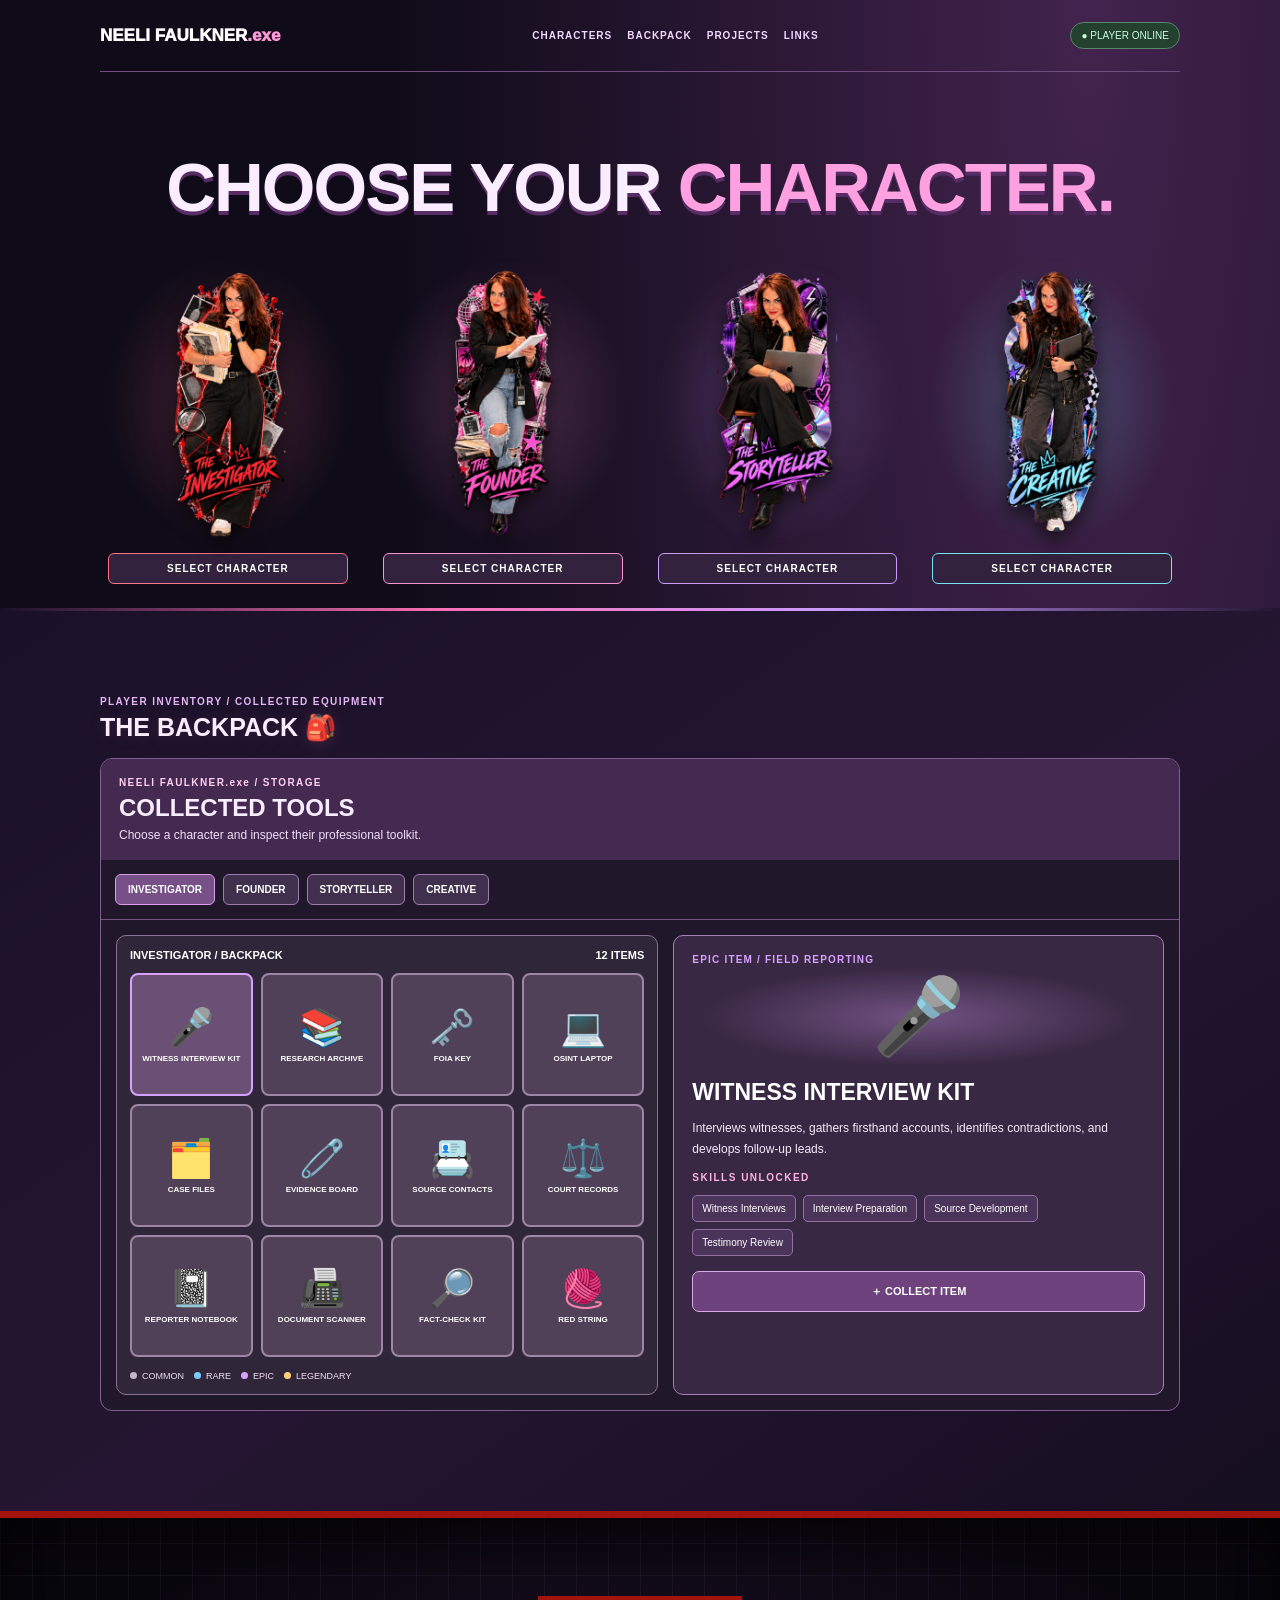
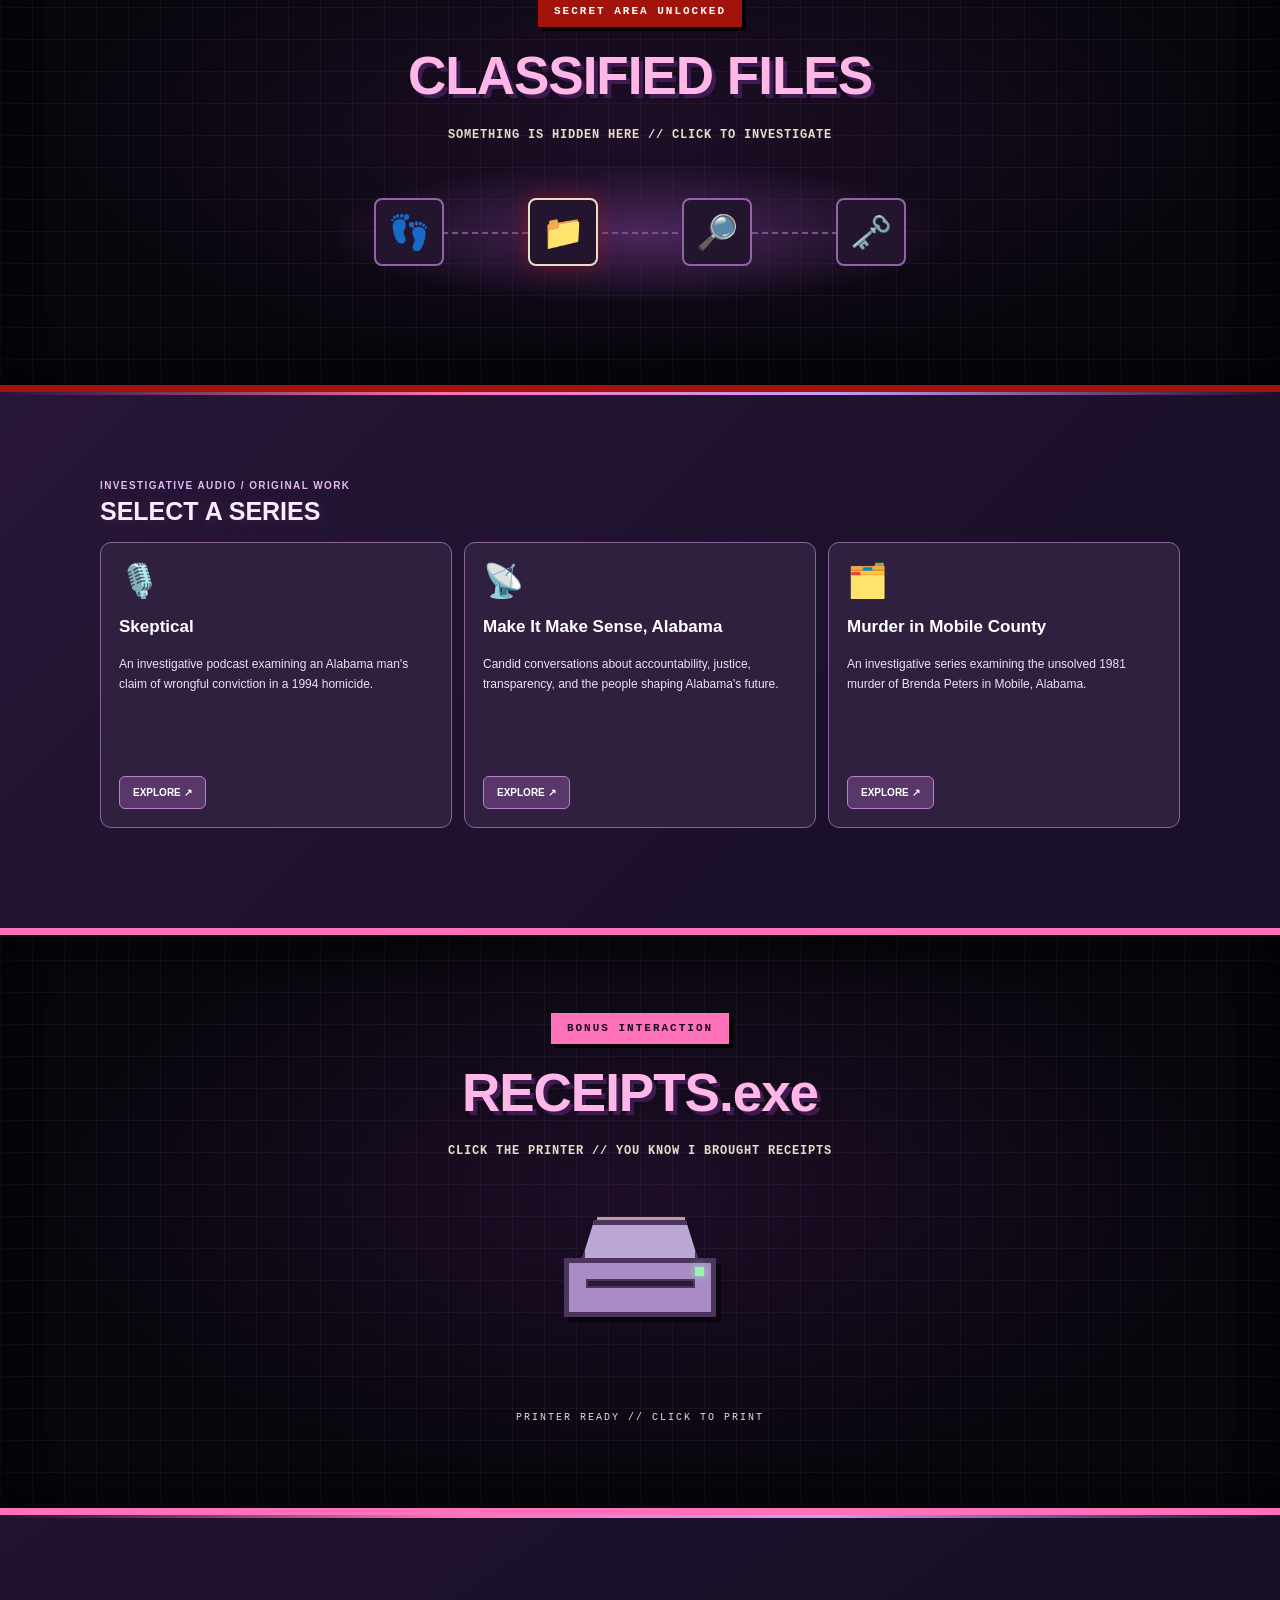
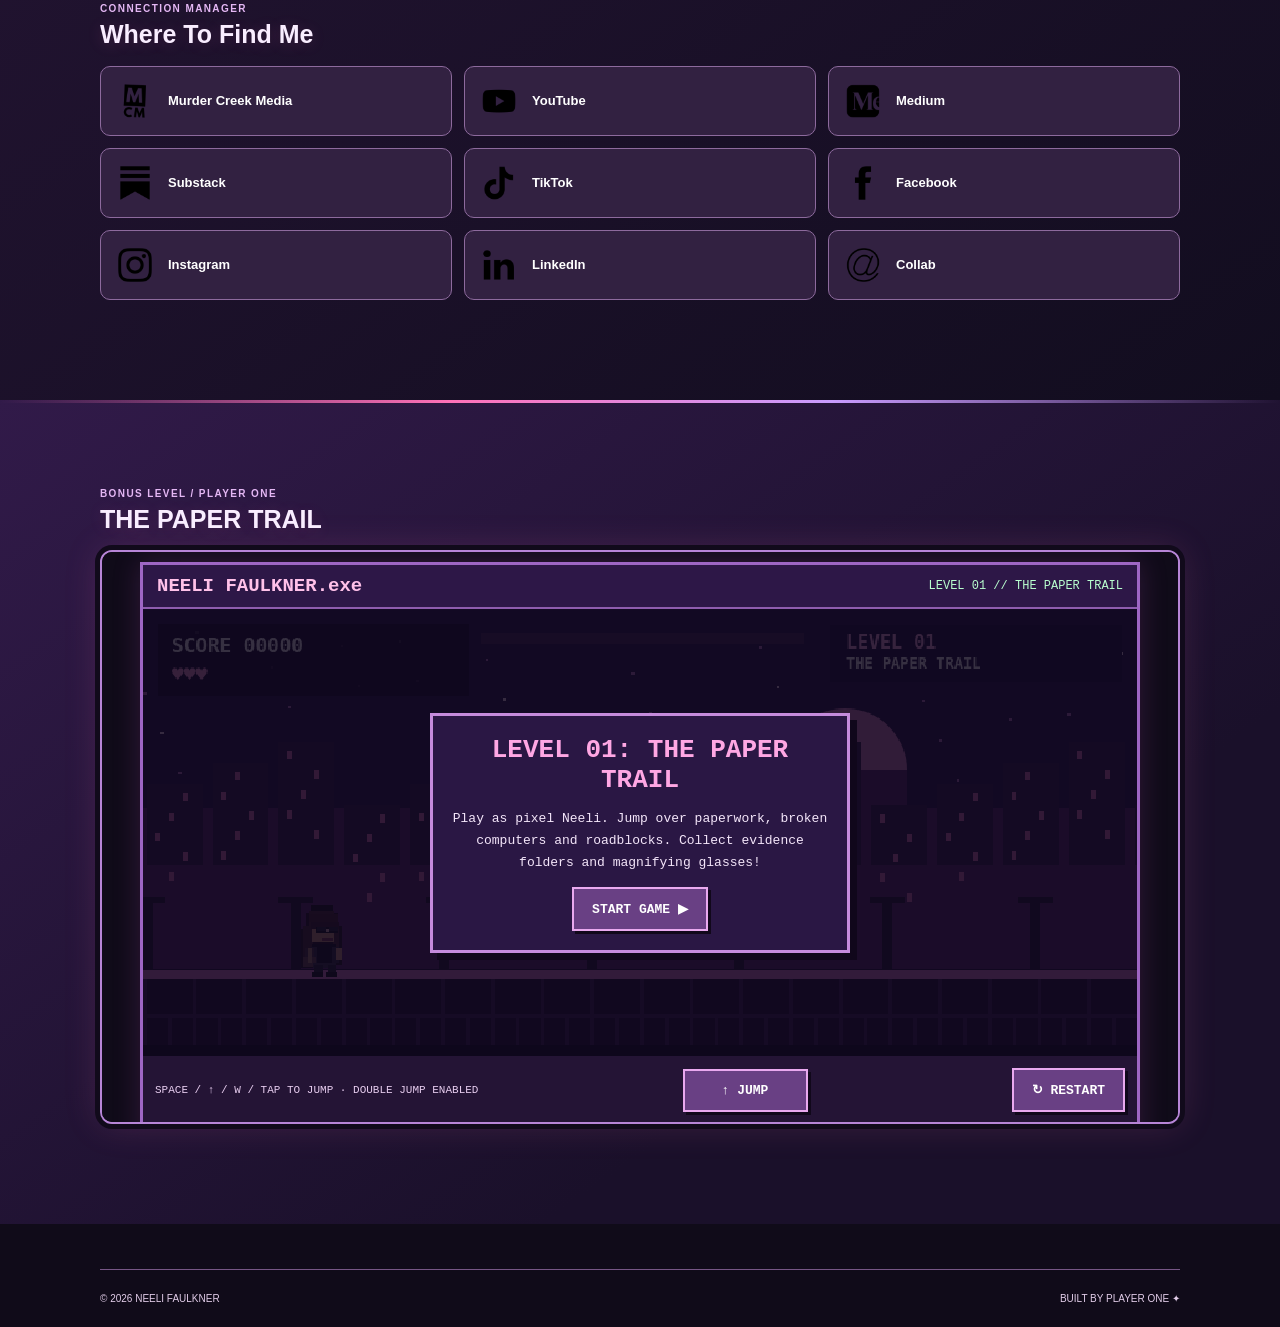
<file: index3.html>
<!DOCTYPE html>
<html lang="en">
<head>


<!-- WEBSITE TITLE -->
<title>NEELI FAULKNER.exe | Interactive Portfolio</title>

<meta name="description"
  content="Choose your character. Explore the interactive portfolio of Neeli Faulkner, investigative journalist, founder, storyteller, and creative.">

<!-- FACEBOOK, LINKEDIN & SOCIAL SHARING -->
<meta property="og:type" content="website">
<meta property="og:site_name" content="NEELI FAULKNER.exe">
<meta property="og:title" content="NEELI FAULKNER.exe | Press Start">
<meta property="og:description" content="Choose your character. Explore my world.">
<meta property="og:url" content="https://neelifaulkner.com/index3.html">

<meta property="og:image"
  content="https://neelifaulkner.com/social-preview.png">
<meta property="og:image:secure_url"
  content="https://neelifaulkner.com/social-preview.png">
<meta property="og:image:type" content="image/png">
<meta property="og:image:width" content="1200">
<meta property="og:image:height" content="630">
<meta property="og:image:alt"
  content="Neeli Faulkner's interactive portfolio, featuring a classified folder opening to reveal a neon pixel-art video game.">

<!-- X / TWITTER -->
<meta name="twitter:card" content="summary_large_image">
<meta name="twitter:title" content="NEELI FAULKNER.exe | Press Start">
<meta name="twitter:description" content="Choose your character. Explore my world.">
<meta name="twitter:image"
  content="https://neelifaulkner.com/social-preview.png">

<!-- BROWSER THEME -->
<meta name="theme-color" content="#100b19">

  
<meta charset="UTF-8">
<meta name="viewport" content="width=device-width, initial-scale=1.0">
<meta name="theme-color" content="#100b19">
<meta name="description" content="Neeli Faulkner — investigative journalist, founder, storyteller, and creative. Choose your character.">
<title>NEELI FAULKNER.exe</title>
<style>
:root {
  --bg: #100b19;
  --panel: #21152e;
  --pink: #ffa0e1;
  --purple: #c99cff;
  --white: #f9edff;
}
* { box-sizing: border-box; }
html { scroll-behavior: smooth; }
body {
  margin: 0;
  background: var(--bg);
  color: var(--white);
  font-family: Arial, Helvetica, sans-serif;
}
button, a { -webkit-tap-highlight-color: transparent; }
button { font: inherit; cursor: pointer; }
a { color: #f5d7ff; text-decoration: none; }
button:focus-visible, a:focus-visible {
  outline: 3px solid #ffb3eb;
  outline-offset: 4px;
}
[hidden] { display: none !important; }
.site {
  min-height: 100vh;
  background: radial-gradient(ellipse at 85% 0%, #42234d, transparent 45%), #100b19;
}
.wrap { max-width: 1120px; margin: auto; padding: 0 20px; }
header {
  display: flex;
  align-items: center;
  justify-content: space-between;
  flex-wrap: wrap;
  gap: 12px;
  padding: 22px 0;
  border-bottom: 1px solid #704e80;
}
.logo { font-size: 17px; font-weight: 950; color: #fff; }
.logo span { color: #ff9ada; }
nav { display: flex; gap: 15px; flex-wrap: wrap; }
nav a {
  font-size: 10px;
  font-weight: 900;
  letter-spacing: 1px;
  color: #f2d9ff;
}
nav a:hover { color: #ffa0e1; }
.online {
  color: #c4ffda;
  font-size: 10px;
  border: 1px solid #59876c;
  background: #24402f;
  border-radius: 20px;
  padding: 7px 10px;
}
.hero { text-align: center; padding: 58px 0 22px; }
.hero h1 {
  font-size: clamp(34px, 7vw, 69px);
  line-height: 1.05;
  letter-spacing: -2px;
  margin: 0;
  text-shadow: 0 4px #582c64;
}
.hero h1 span { color: var(--pink); }
.characters {
  display: grid;
  grid-template-columns: repeat(4, minmax(0, 1fr));
  gap: 19px;
  margin-bottom: 16px;
}
.character {
  background: transparent;
  border: 0;
  padding: 8px;
  min-width: 0;
  position: relative;
  transition: transform .2s;
  color: #fff;
}
.character:hover, .character.selected { transform: translateY(-6px); }
.character .art {
  height: 280px;
  display: flex;
  align-items: center;
  justify-content: center;
  position: relative;
  background: radial-gradient(ellipse at center, color-mix(in srgb, var(--accent) 24%, transparent), transparent 73%);
  border: 2px solid transparent;
  border-radius: 12px;
}
.character.selected .art {
  border-color: var(--accent);
  box-shadow: 0 0 25px color-mix(in srgb, var(--accent) 35%, transparent);
}
.character img {
  max-width: 100%;
  max-height: 100%;
  object-fit: contain;
  position: relative;
  z-index: 2;
  filter: drop-shadow(0 8px 9px #0009);
}
.character .fallback { position: absolute; font-size: 80px; }
.character .select {
  display: block;
  text-align: center;
  margin: 11px auto 0;
  border: 1px solid var(--accent);
  border-radius: 6px;
  color: #fff;
  padding: 9px 5px;
  font-size: 10px;
  font-weight: 900;
  letter-spacing: 1px;
  background: #32223e;
}
.character.selected .select { background: #6a3c76; }
.window {
  margin: 15px 0 28px;
  border: 1px solid #9565a8;
  background: #21152e;
  border-radius: 11px;
  overflow: hidden;
}
.windowtop {
  background: #552c68;
  display: flex;
  align-items: center;
  justify-content: space-between;
  padding: 11px 14px;
  font-size: 10px;
  letter-spacing: 1px;
  font-weight: 900;
  color: #fff;
}
.close {
  background: #6a3b79;
  border: 1px solid #b984c9;
  color: #fff;
  padding: 5px 9px;
  border-radius: 5px;
}
.profile {
  padding: 22px;
  display: grid;
  grid-template-columns: 1.2fr 1fr;
  gap: 24px;
}
.profile h2 { font-size: 25px; margin: 5px 0 10px; }
.profile p { font-size: 13px; color: #f1e2f6; line-height: 1.8; }
.label {
  font-size: 10px;
  letter-spacing: 1.5px;
  font-weight: 900;
  color: #ffb2e7;
}
.tags { display: flex; gap: 7px; flex-wrap: wrap; margin: 12px 0; }
.tag {
  font-size: 10px;
  color: #fff;
  background: #4b3459;
  border: 1px solid #9171a2;
  border-radius: 5px;
  padding: 7px 9px;
}
.achievements { font-size: 12px; color: #f4e5fa; line-height: 1.8; }
.achievements div { margin: 5px 0; }
.jump {
  display: inline-block;
  background: #653c76;
  border: 1px solid #bd87d1;
  color: #fff;
  padding: 11px 15px;
  border-radius: 6px;
  font-size: 11px;
  font-weight: 900;
  margin-top: 12px;
}
.section { padding: 38px 0 5px; scroll-margin-top: 20px; }
.micro {
  font-size: 10px;
  font-weight: 900;
  letter-spacing: 1.4px;
  color: #e4b7f4;
}
h2.sectiontitle { font-size: 25px; margin: 6px 0 16px; }

/* BACKPACK */
.bag {
  background: #20172b;
  border: 1px solid #806090;
  border-radius: 12px;
  overflow: hidden;
}
.baghead { background: #442951; padding: 18px; }
.baghead h2 { font-size: 24px; margin: 6px 0; }
.baghead p { font-size: 12px; color: #f1dff8; margin: 0; }
.tabs {
  display: flex;
  gap: 8px;
  flex-wrap: wrap;
  padding: 14px;
  border-bottom: 1px solid #765683;
}
.tabs button {
  border: 1px solid #9d7cac;
  background: #40304e;
  color: #fff;
  padding: 9px 12px;
  border-radius: 6px;
  font-size: 10px;
  font-weight: 900;
}
.tabs button.active { background: #775087; border-color: #d99ee9; }
.baggrid {
  display: grid;
  grid-template-columns: 1.05fr .95fr;
  gap: 15px;
  padding: 15px;
}
.slotswrap {
  background: #302639;
  border: 1px solid #8b7295;
  border-radius: 10px;
  padding: 13px;
}
.slothead {
  display: flex;
  justify-content: space-between;
  gap: 10px;
  color: #fff;
  font-size: 11px;
  font-weight: 900;
  margin-bottom: 12px;
}
.slots { display: grid; grid-template-columns: repeat(4, minmax(0, 1fr)); gap: 8px; }
.slot {
  aspect-ratio: 1;
  background: #514158;
  border: 2px solid #9d86a5;
  border-radius: 8px;
  min-width: 0;
  display: flex;
  flex-direction: column;
  align-items: center;
  justify-content: center;
  gap: 5px;
  padding: 5px;
  color: #fff;
}
.slot.active { border-color: var(--rarity); background: #6a5074; }
.slot .emoji { font-size: clamp(23px, 4vw, 37px); }
.slot .name {
  font-size: 8px;
  font-weight: 900;
  line-height: 1.2;
  text-align: center;
  overflow-wrap: anywhere;
  color: #fff;
}
.slot.empty {
  border: 1px dashed #766780;
  background: #29232e;
  color: #a08eaa;
  font-size: 24px;
}
.legend { display: flex; gap: 10px; flex-wrap: wrap; margin-top: 14px; }
.legend span { font-size: 9px; color: #f0e1f5; }
.legend i {
  display: inline-block;
  height: 7px;
  width: 7px;
  border-radius: 50%;
  margin-right: 5px;
}
.inspect {
  background: #382843;
  border: 1px solid #a382b3;
  border-radius: 10px;
  padding: 18px;
}
.inspect .big {
  font-size: 75px;
  text-align: center;
  background: radial-gradient(ellipse, #725282, transparent 68%);
  padding: 8px;
}
.inspect h3 { font-size: 23px; margin: 10px 0; color: #fff; }
.inspect p { font-size: 12px; line-height: 1.75; color: #f8eafd; }
.rarity { font-size: 10px; letter-spacing: 1.2px; font-weight: 900; }
.collect {
  display: block;
  width: 100%;
  border: 1px solid #dba8ea;
  background: #6d427d;
  color: #fff;
  padding: 12px;
  border-radius: 7px;
  font-size: 11px;
  font-weight: 900;
  margin-top: 15px;
}
.collect.got { background: #315846; border-color: #7cd7a1; color: #e4ffed; }

/* EASTER EGG 1: FOLDER */
.easter-section { padding: 45px 0 20px; }
.easter-scene {
  max-width: 600px;
  margin: 0 auto;
  position: relative;
  min-height: 135px;
  background: radial-gradient(ellipse at center, #2a1a3c, transparent 75%);
  display: flex;
  align-items: center;
  justify-content: space-around;
  gap: 15px;
}
.easter-scene:before {
  content: "";
  position: absolute;
  left: 7%;
  right: 7%;
  top: 50%;
  border-top: 2px dashed #76518d;
}
.egg-object {
  position: relative;
  z-index: 1;
  font-size: 34px;
  background: #261935;
  border: 1px solid #694783;
  border-radius: 8px;
  padding: 12px;
  animation: eggFloat 3s ease-in-out infinite alternate;
}
.egg-object:nth-child(2) { animation-delay: .5s; }
.egg-object:nth-child(3) { animation-delay: 1s; }
.egg-object:nth-child(4) { animation-delay: 1.5s; }
.egg-folder {
  cursor: pointer;
  border-color: #d3a16e;
  animation: folderWiggle 3s ease-in-out infinite;
}
.egg-folder:hover {
  box-shadow: 0 0 25px #ffa0dc77;
  background: #48304f;
}
.egg-window {
  max-width: 390px;
  margin: 0 auto 10px;
  background: #e1d2ea;
  color: #2b193a;
  border: 2px solid #a16fba;
  box-shadow: 5px 5px 0 #08050d;
}
.egg-bar {
  background: #6d3a90;
  color: #fff;
  padding: 8px 10px;
  display: flex;
  justify-content: space-between;
  align-items: center;
  font: 900 11px monospace;
}
.egg-close {
  background: #f0e4f6;
  color: #29173a;
  border: 1px solid #6a4981;
  padding: 3px 8px;
}
.egg-content { text-align: center; padding: 24px 18px; }
.egg-content .stamp {
  font: 900 10px monospace;
  letter-spacing: 2px;
  color: #8a4778;
  margin-bottom: 13px;
}
.egg-content p {
  font: 800 19px/1.5 Arial, sans-serif;
  color: #24142d;
  margin: 0;
}

/* ORIGINAL WORK */
.projects {
  display: grid;
  grid-template-columns: repeat(3, minmax(0, 1fr));
  gap: 12px;
}
.project {
  background: #30203f;
  border: 1px solid #89669a;
  border-radius: 11px;
  padding: 18px;
}
.project .symbol { font-size: 33px; }
.project h3 { font-size: 17px; color: #fff; }
.project p {
  font-size: 12px;
  color: #f0dff7;
  line-height: 1.7;
  min-height: 110px;
}
.project a {
  display: inline-block;
  border: 1px solid #b782c7;
  background: #59376a;
  color: #fff;
  padding: 10px 13px;
  border-radius: 6px;
  font-size: 10px;
  font-weight: 900;
}

/* EASTER EGG 2: PRINTER */
.printer-scene { position: relative; width: 250px; height: 210px; margin: auto; }
.printer-btn {
  position: absolute;
  top: 20px;
  left: 49px;
  width: 152px;
  height: 116px;
  border: 0;
  background: transparent;
  cursor: pointer;
  z-index: 3;
  padding: 0;
}
.printer-top {
  position: absolute;
  top: 18px;
  left: 16px;
  width: 120px;
  height: 46px;
  background: #bba7d3;
  border: 5px solid #4c345e;
  clip-path: polygon(12% 0, 88% 0, 100% 100%, 0 100%);
}
.printer-body {
  position: absolute;
  top: 56px;
  left: 0;
  width: 152px;
  height: 59px;
  background: #a88bc4;
  border: 5px solid #4c345e;
  box-shadow: 5px 6px 0 #090611;
}
.printer-slot {
  position: absolute;
  top: 77px;
  left: 22px;
  width: 109px;
  height: 9px;
  background: #281a36;
  border: 2px solid #4c345e;
}
.printer-light {
  position: absolute;
  top: 65px;
  right: 12px;
  width: 9px;
  height: 9px;
  background: #92f8ad;
  box-shadow: 0 0 9px #92f8ad;
  animation: blink 2s infinite;
}
.receipt-paper {
  position: absolute;
  top: 102px;
  left: 82px;
  width: 88px;
  height: 85px;
  background: #f7e9dc;
  border: 3px solid #bc9ba4;
  color: #2c1a35;
  z-index: 2;
  transform: translateY(-67px);
  transition: transform 1.5s steps(18);
  display: flex;
  align-items: center;
  justify-content: center;
  padding: 9px 5px;
  box-shadow: 3px 3px 0 #0c0713;
}
.receipt-paper.printed { transform: translateY(20px); }
.receipt-paper span {
  font: 900 12px/1.4 monospace;
  opacity: 0;
  transition: opacity .2s;
}
.receipt-paper.printed span { opacity: 1; transition-delay: 1.3s; }
.printer-hint {
  text-align: center;
  font: 10px monospace;
  letter-spacing: 2px;
  color: #e2b7ef;
}

/* SOCIAL LINKS */
.links {
  display: grid;
  grid-template-columns: repeat(3, minmax(0, 1fr));
  gap: 12px;
  margin-top: 17px;
}
.link {
  display: flex;
  align-items: center;
  gap: 12px;
  background: #322141;
  border: 1px solid #8d6a9d;
  border-radius: 10px;
  padding: 13px;
  min-width: 0;
}
.link:hover { border-color: #ffb5e9; }
.link img { width: 42px; height: 42px; object-fit: contain; flex-shrink: 0; }
.link .fallback {
  display: none;
  width: 42px;
  height: 42px;
  align-items: center;
  justify-content: center;
  background: #593c68;
  border-radius: 8px;
  font-size: 22px;
  flex-shrink: 0;
}
.link span:last-child { font-size: 13px; font-weight: 900; color: #fff; }
footer {
  margin-top: 45px;
  border-top: 1px solid #765685;
  padding: 23px 0;
  display: flex;
  justify-content: space-between;
  gap: 10px;
  flex-wrap: wrap;
  font-size: 10px;
  color: #e2cde9;
}
.hidden { display: none !important; }

@keyframes eggFloat { to { transform: translateY(-8px); } }
@keyframes folderWiggle {
  0%, 85%, 100% { transform: rotate(0); }
  89% { transform: rotate(-9deg); }
  94% { transform: rotate(7deg); }
}
@keyframes blink { 50% { opacity: .25; } }

@media (max-width: 750px) {
  .characters { display: flex; overflow-x: auto; scroll-snap-type: x mandatory; }
  .character { flex: 0 0 44%; scroll-snap-align: center; }
  .character .art { height: 330px; }
  .profile, .baggrid { grid-template-columns: 1fr; }
  .projects { grid-template-columns: 1fr; }
  .project p { min-height: 0; }
  .links { grid-template-columns: repeat(2, minmax(0, 1fr)); }
  header { justify-content: center; }
  nav { justify-content: center; }
}
@media (max-width: 440px) {
  .wrap { padding: 0 13px; }
  .character { flex-basis: 65%; }
  .links { grid-template-columns: 1fr; }
  .online { display: none; }
  .profile { padding: 16px; }
  .egg-object { font-size: 24px; padding: 8px; }
}
@media (prefers-reduced-motion: reduce) {
  *, *::before, *::after {
    animation: none !important;
    transition: none !important;
    scroll-behavior: auto !important;
  }
}

/* ==========================================================
   ARCADE LEVELS / FULL-BLEED BONUS ROOMS
   The site's content remains centered while backgrounds
   reach the edges of the browser.
   ========================================================== */
html { scroll-snap-type: y proximity; scroll-padding-top: 16px; }
body { overflow-x: clip; }
.site { overflow: clip; }
.section, .hero, .easter-section { scroll-snap-align: start; }
.section { position: relative; isolation: isolate; padding: 88px 0 100px; }
.section::before {
  content: "";
  position: absolute;
  z-index: -1;
  top: 0; bottom: 0;
  left: 50%; width: 100vw;
  transform: translateX(-50%);
  pointer-events: none;
}
.hero { padding: 80px 0 30px; }
#bag::before { background: linear-gradient(145deg,#1a1128 0%,#251532 55%,#160e21 100%); }
#projects::before { background: linear-gradient(135deg,#271638,#1b102b 70%); }
#links::before { background: linear-gradient(145deg,#211330,#120d1f); }
#mini-game::before { background: linear-gradient(145deg,#311a49,#1a102a 70%); }
#bag::after, #projects::after, #links::after, #mini-game::after {
  content: "";
  position: absolute; left: 50%; top: 0;
  width: 100vw; height: 3px; transform: translateX(-50%);
  background: linear-gradient(90deg,transparent,#ff71b8 35%,#c99cff 65%,transparent);
  pointer-events: none;
}
.sectiontitle { text-shadow: 0 2px 16px #ff71b828; }
/* Secret rooms: almost black, bold borders, and arcade grid */
.easter-section {
  position: relative;
  isolation: isolate;
  padding: 85px 20px 92px;
  min-height: 420px;
  display: flex;
  flex-direction: column;
  align-items: center;
  justify-content: center;
  gap: 20px;
}
.easter-section::before {
  content: "";
  position: absolute;
  z-index: -2;
  inset: 0;
  left: 50%; width: 100vw;
  transform: translateX(-50%);
  background-color: #08060d;
  background-image: linear-gradient(#b48cd012 1px,transparent 1px),linear-gradient(90deg,#b48cd012 1px,transparent 1px),radial-gradient(ellipse at 50% 45%,#3d1a4d66,transparent 65%);
  background-size: 32px 32px,32px 32px,auto;
}
.easter-section::after {
  content: "";
  position: absolute;
  z-index: -1;
  left: 50%; top: 0; bottom: 0;
  width: 100vw;
  transform: translateX(-50%);
  border-top: 7px solid var(--egg-border,#a2130c);
  border-bottom: 7px solid var(--egg-border,#a2130c);
  box-shadow: inset 0 24px 40px #0007, inset 0 -24px 40px #0007;
  pointer-events: none;
}
.easter-section.receipt-room { --egg-border:#ff71b8; }
.egg-eyebrow {
  display: inline-block;
  background: var(--egg-border,#a2130c);
  color: #fff;
  padding: 9px 16px;
  font: 900 11px/1.2 monospace;
  letter-spacing: 2px;
  text-align: center;
  box-shadow: 4px 4px 0 #000;
}
.receipt-room .egg-eyebrow { color: #180b1c; }
.egg-title {
  margin: 0;
  color: #ffb7e8;
  font: 900 clamp(30px,5vw,53px)/1.1 Arial,Helvetica,sans-serif;
  letter-spacing: -1px;
  text-align: center;
  text-shadow: 4px 4px 0 #3e1a50;
}
.egg-subtitle {
  margin: 0;
  color: #e8ddc7;
  font: 700 12px/1.6 monospace;
  text-align: center;
  letter-spacing: .8px;
}
.easter-scene { width: min(100%,600px); background: radial-gradient(ellipse at center,#4b275c,transparent 75%); }
.egg-object { background: #24152e; border: 2px solid #9462a9; }
.egg-folder { border-color: #e8ddc7; box-shadow: 0 0 22px #a2130c88; }
.egg-window { width: min(100%,390px); }
.printer-scene { flex: 0 0 auto; }
.printer-hint { color: #f4d1ef; }
.arcade-game-frame {
  border: 2px solid #b785d7;
  border-radius: 12px;
  overflow: hidden;
  box-shadow: 0 0 0 5px #110a1b,0 0 36px #ff71b82b;
  background: #0c0814;
}
.arcade-game-frame iframe { display: block; width: 100%; height: 570px; border: 0; }
@media (max-width: 750px) {
  .section { padding: 65px 0 75px; }
  .hero { padding-top: 55px; }
  .easter-section { padding: 75px 15px; min-height: 390px; }
  .arcade-game-frame iframe { height: 590px; }
}
@media (prefers-reduced-motion: reduce) {
  html { scroll-snap-type: none; }
}

</style>
</head>

<body>
<div class="site">
<div class="wrap">

<header>
  <a href="#top" class="logo">NEELI FAULKNER<span>.exe</span></a>
  <nav aria-label="Main navigation">
    <a href="#top">CHARACTERS</a>
    <a href="#bag">BACKPACK</a>
    <a href="#projects">PROJECTS</a>
    <a href="#links">LINKS</a>
  </nav>
  <span class="online">● PLAYER ONLINE</span>
</header>

  
  <!-- SECTION 1: CHARACTER SELECTION -->
<section class="hero" id="top">
  <h1>CHOOSE YOUR <span>CHARACTER.</span></h1>
</section>

<div class="characters" id="characters"></div>

<div class="window hidden" id="profile">
  <div class="windowtop">
    <span>CHARACTER_PROFILE.exe</span>
    <button type="button" class="close" id="close-profile" aria-label="Close profile">✕</button>
  </div>
  <div class="profile">
    <div>
      <div class="label">CHARACTER PROFILE</div>
      <h2 id="profile-name"></h2>
      <div id="profile-bio"></div>
      <a class="jump" href="#bag">🎒 INSPECT BACKPACK ↓</a>
    </div>
    <div>
      <div class="label">SPECIAL ABILITIES</div>
      <div class="tags" id="abilities"></div>
      <div class="label" style="margin-top:20px">ACHIEVEMENTS UNLOCKED</div>
      <div class="achievements" id="achievements"></div>
    </div>
  </div>
</div>

<!-- SECTION 2: PLAYER INVENTORY -->
<section class="section" id="bag">
  <div class="micro">PLAYER INVENTORY / COLLECTED EQUIPMENT</div>
  <h2 class="sectiontitle">THE BACKPACK 🎒</h2>

  <div class="bag">
    <div class="baghead">
      <div class="micro" style="color:#ffd0f2">NEELI FAULKNER.exe / STORAGE</div>
      <h2>COLLECTED TOOLS</h2>
      <p>Choose a character and inspect their professional toolkit.</p>
    </div>

    <div class="tabs" id="tabs"></div>

    <div class="baggrid">
      <div class="slotswrap">
        <div class="slothead">
          <span id="bag-name"></span>
          <span id="item-count"></span>
        </div>
        <div class="slots" id="slots"></div>
        <div class="legend">
          <span><i style="background:#c5b5d0"></i>COMMON</span>
          <span><i style="background:#79cbff"></i>RARE</span>
          <span><i style="background:#d7a2ff"></i>EPIC</span>
          <span><i style="background:#ffd078"></i>LEGENDARY</span>
        </div>
      </div>
      <div class="inspect" id="inspect"></div>
    </div>
  </div>
</section>

<!-- EASTER EGG 1: AFTER PLAYER INVENTORY -->
<section class="easter-section" aria-label="Animated evidence trail">
  <div class="egg-eyebrow">SECRET AREA UNLOCKED</div>
  <h2 class="egg-title">CLASSIFIED FILES</h2>
  <p class="egg-subtitle">SOMETHING IS HIDDEN HERE // CLICK TO INVESTIGATE</p>
  <div class="easter-scene">
    <span class="egg-object" aria-hidden="true">👣</span>
    <button type="button" class="egg-object egg-folder" id="folder" aria-label="Open hidden case file" aria-expanded="false">📁</button>
    <span class="egg-object" aria-hidden="true">🔎</span>
    <span class="egg-object" aria-hidden="true">🗝️</span>
  </div>

  <div class="egg-window" id="folder-window" hidden>
    <div class="egg-bar">
      <span>📁 CLASSIFIED_CASE_FILE.txt</span>
      <button type="button" class="egg-close" id="folder-close" aria-label="Close case file">✕</button>
    </div>
    <div class="egg-content">
      <div class="stamp">CONFIDENTIAL // EYES ONLY</div>
      <p>Nothing to see here.<br>Which is usually when I start looking.</p>
    </div>
  </div>
</section>

<!-- SECTION 3: ORIGINAL WORK -->
<section class="section" id="projects">
  <div class="micro">INVESTIGATIVE AUDIO / ORIGINAL WORK</div>
  <h2 class="sectiontitle">SELECT A SERIES</h2>

  <div class="projects">
    <div class="project">
      <div class="symbol">🎙️</div>
      <h3>Skeptical</h3>
      <p>An investigative podcast examining an Alabama man's claim of wrongful conviction in a 1994 homicide.</p>
      <a href="https://www.murdercreekmedia.com/" target="_blank" rel="noopener noreferrer">EXPLORE ↗</a>
    </div>
    <div class="project">
      <div class="symbol">📡</div>
      <h3>Make It Make Sense, Alabama</h3>
      <p>Candid conversations about accountability, justice, transparency, and the people shaping Alabama's future.</p>
      <a href="https://www.murdercreekmedia.com/" target="_blank" rel="noopener noreferrer">EXPLORE ↗</a>
    </div>
    <div class="project">
      <div class="symbol">🗂️</div>
      <h3>Murder in Mobile County</h3>
      <p>An investigative series examining the unsolved 1981 murder of Brenda Peters in Mobile, Alabama.</p>
      <a href="https://www.murdercreekmedia.com/" target="_blank" rel="noopener noreferrer">EXPLORE ↗</a>
    </div>
  </div>
</section>

<!-- EASTER EGG 2: AFTER ORIGINAL WORK -->
<section class="easter-section receipt-room" aria-label="Interactive receipt printer">
  <div class="egg-eyebrow">BONUS INTERACTION</div>
  <h2 class="egg-title">RECEIPTS.exe</h2>
  <p class="egg-subtitle">CLICK THE PRINTER // YOU KNOW I BROUGHT RECEIPTS</p>
  <div class="printer-scene">
    <div class="receipt-paper" id="paper">
      <span>I BROUGHT<br>RECEIPTS.</span>
    </div>

    <button type="button" class="printer-btn" id="printer" aria-label="Print a receipt" aria-pressed="false">
      <div class="printer-top"></div>
      <div class="printer-body"></div>
      <div class="printer-slot"></div>
      <div class="printer-light"></div>
    </button>
  </div>
  <div class="printer-hint" id="printer-hint">PRINTER READY // CLICK TO PRINT</div>
</section>

<!-- SECTION 4: LINKS -->
<section class="section" id="links">
  <div class="micro">CONNECTION MANAGER</div>
  <h2 class="sectiontitle">Where To Find Me</h2>
  <div class="links" id="link-list"></div>
</section>

  <!-- LEVEL 01: THE PAPER TRAIL -->
<section class="section" id="mini-game">
  <div class="micro">BONUS LEVEL / PLAYER ONE</div>
  <h2 class="sectiontitle">THE PAPER TRAIL</h2>

  <div class="arcade-game-frame">
  <iframe
    src="game.html"
    title="The Paper Trail — Play as Pixel Neeli"
    loading="lazy"
    allow="fullscreen">
  </iframe>
  </div>
</section>

<footer>
  <span>© 2026 NEELI FAULKNER</span>
  <span>BUILT BY PLAYER ONE ✦</span>
</footer>

</div>
</div>

<script>
const $ = id => document.getElementById(id);

const gear = (name, emoji, rarity, kind, desc, skills) =>
  ({name, emoji, rarity, kind, desc, skills});

const chars = [
  {
    name: 'THE INVESTIGATOR',
    short: 'INVESTIGATOR',
    color: '#ff7287',
    emoji: '🕵️‍♀️',
    image: 'investigator.webp',
    bio: "I'm an independent investigative journalist dedicated to exposing wrongful convictions, reopening cold cases, and holding the criminal justice system accountable. My work has contributed to multiple post-conviction appeals, uncovered new evidence in unsolved homicides, and brought renewed public scrutiny to cases long presumed closed.",
    abilities: ['Investigative Research','Witness Interviews','OSINT & Public Records','Source Development','Accountability Reporting'],
    achievements: [
      'Contributed to post-conviction appeals',
      'Uncovered new evidence in unsolved homicides',
      'Renewed scrutiny of cases long presumed closed'
    ],
    items: [
      gear('WITNESS INTERVIEW KIT','🎤','EPIC','Field Reporting','Interviews witnesses, gathers firsthand accounts, identifies contradictions, and develops follow-up leads.',['Witness Interviews','Interview Preparation','Source Development','Testimony Review']),
      gear('RESEARCH ARCHIVE','📚','EPIC','Investigative Research','Searches historical records, archived reporting, court filings, and other materials to reconstruct events.',['Investigative Research','Background Research','Historical Research','Fact-Checking']),
      gear('FOIA KEY','🗝️','RARE','Records Access','Obtains and analyzes public records and government documents.',['FOIA Requests','Public Records Research','Government Transparency']),
      gear('OSINT LAPTOP','💻','EPIC','Digital Investigation','Uses open-source methods to locate, cross-reference, and verify information.',['OSINT','Digital Research','Information Verification']),
      gear('CASE FILES','🗂️','COMMON','Case Documentation','Organizes investigative records, evidence, legal documents, and case notes.',['Case File Management','Evidence Review','Legal Research']),
      gear('EVIDENCE BOARD','🧷','LEGENDARY','Analysis Station','Connects witness accounts, timelines, records, and discrepancies across a case.',['Evidence Analysis','Timeline Reconstruction','Critical Thinking']),
      gear('SOURCE CONTACTS','📇','RARE','Source Development','Builds and maintains relationships with sources while evaluating credibility and corroboration.',['Source Development','Source Verification','Interviewing']),
      gear('COURT RECORDS','⚖️','RARE','Legal Research','Reviews court dockets, filings, transcripts, and relevant legal proceedings.',['Court Records Research','Legal Documentation','Case Analysis']),
      gear('REPORTER NOTEBOOK','📓','COMMON','Field Notes','Captures questions, observations, leads, and reporting assignments.',['Investigative Writing','Reporting','Documentation']),
      gear('DOCUMENT SCANNER','📠','COMMON','Records Processing','Digitizes, organizes, and reviews research materials.',['Document Review','Records Organization']),
      gear('FACT-CHECK KIT','🔎','EPIC','Verification','Corroborates claims, checks sources, and identifies inconsistencies.',['Fact-Checking','Verification','Research Accuracy']),
      gear('RED STRING','🧶','LEGENDARY','Special Ability','Connects details that initially appear unrelated.',['Pattern Recognition','Investigative Analysis'])
    ]
  },
  {
    name: 'THE FOUNDER',
    short: 'FOUNDER',
    color: '#ff94d4',
    emoji: '👩‍💼',
    image: 'founder.webp',
    bio: "I founded Murder Creek Media, an independent investigative media organization focused on truth, justice, and accountability. I build teams, workflows, and creative systems that help ambitious work happen, even without a corporate-sized budget.",
    abilities: ['Operations Management','Team Leadership','Workflow Design','Strategic Planning'],
    achievements: [
      'Founded Murder Creek Media',
      'Built a multistate volunteer investigative team',
      'Developed independent investigative media projects'
    ],
    items: [
      gear('NOTION WORKSPACE','📓','EPIC','Knowledge Management','Organizes project databases, documentation, and team resources.',['Notion','Knowledge Management','Workflow Design']),
      gear('MICROSOFT TEAMS','🎧','RARE','Collaboration','Supports remote meetings, team communication, and coordination.',['Microsoft Teams','Remote Team Management']),
      gear('SHAREPOINT VAULT','🗄️','EPIC','Document Management','Organizes shared documents and project files.',['SharePoint','Document Management']),
      gear('MISSION BOARD','📋','RARE','Project Management','Tracks assignments, deadlines, and priorities.',['Project Management','Task Coordination']),
      gear('SOP BINDER','📚','COMMON','Operations','Documents repeatable processes and procedures.',['SOP Development','Process Improvement']),
      gear('TEAM RADIO','📻','RARE','People Operations','Coordinates volunteers and team leads.',['Volunteer Management','Team Leadership']),
      gear('WORKFLOW ENGINE','⚙️','LEGENDARY','Systems','Connects people, processes, and technology.',['Operations Management','Systems Design']),
      gear('GOOGLE WORKSPACE','☁️','COMMON','Productivity','Supports shared documents and cloud collaboration.',['Google Workspace','Google Drive']),
      gear('MEETING PLANNER','🗓️','COMMON','Scheduling','Coordinates meetings, agendas, and follow-ups.',['Scheduling','Meeting Facilitation']),
      gear('COMMAND CENTER','🖥️','LEGENDARY','Leadership','Tracks organizational priorities and projects.',['Strategic Planning','Project Oversight'])
    ]
  },
  {
    name: 'THE STORYTELLER',
    short: 'STORYTELLER',
    color: '#c99cff',
    emoji: '🎧',
    image: 'storyteller.webp',
    bio: "I'm the creator and host of Skeptical: An Investigative Podcast, a deep-dive investigative series examining an Alabama man's claim of wrongful conviction in a 1994 homicide. I also co-host Make It Make Sense, Alabama, a podcast driving conversations about accountability, justice, and transparency through candid interviews with changemakers, policymakers, nonprofit leaders, and other influential voices shaping the state's future. I'm currently developing Murder in Mobile County, an investigative series examining the unsolved 1981 murder of Brenda Peters in Mobile, Alabama.",
    abilities: ['Investigative Audio Production','Long-Form Storytelling','Interviewing','Audio Editing & Mastering'],
    achievements: [
      'Gracie Awards Honorable Mention for Skeptical',
      'Creator and host of Skeptical',
      'Co-host of Make It Make Sense, Alabama'
    ],
    items: [
      gear('STUDIO MIC','🎙️','RARE','Audio Equipment','Captures narration and interviews.',['Recording','Interview Production']),
      gear('HEADPHONES','🎧','COMMON','Audio Equipment','Supports critical listening and audio quality checks.',['Audio Editing','Quality Control']),
      gear('EDITING CONSOLE','🎛️','EPIC','Audio Post-Production','Edits, mixes, and masters audio.',['Audio Mixing','Mastering']),
      gear('STORY NOTEBOOK','📓','RARE','Writing','Builds scripts, outlines, and narratives.',['Narrative Development','Scriptwriting']),
      gear('RIVERSIDE KIT','💻','COMMON','Software','Supports remote recording.',['Riverside','Remote Recording']),
      gear('DESCRIPT SUITE','🖥️','RARE','Software','Supports audio editing and production.',['Descript','Audio Editing']),
      gear('FIELD RECORDER','📼','RARE','Field Equipment','Captures interviews outside the studio.',['Field Recording','Interviewing']),
      gear('FINAL MIX','💿','LEGENDARY','Production','Represents a finished audio episode.',['Audio Engineering','Mastering'])
    ]
  },
  {
    name: 'THE CREATIVE',
    short: 'CREATIVE',
    color: '#78e3f6',
    emoji: '🎨',
    image: 'creative.webp',
    bio: "I bring ideas to life through digital design, multimedia production, and technology. From branding and web design to audio engineering and video production, I handle the creative and technical work behind the finished product. I edit, mix, master, and produce audio content, edit and produce video, and create the visual assets that bring everything together. Whether I'm building a website, developing a brand identity, or turning hours of raw footage and recordings into something worth watching or listening to, I'm just as comfortable behind the editing timeline as I am behind the creative vision.",
    abilities: ['Audio Editing, Mixing & Mastering','Video Post-Production','Graphic Design & Branding','Web Development'],
    achievements: [
      'B.S. Information Systems & Cybersecurity, summa cum laude',
      'Produced original investigative multimedia content',
      'Developed branding and web projects'
    ],
    items: [
      gear('DESIGN TABLET','✍️','EPIC','Illustration','Creates digital illustrations.',['Procreate','Digital Illustration']),
      gear('CANVA KIT','🎨','COMMON','Design Software','Creates graphics and digital content.',['Canva','Graphic Design']),
      gear('VIDEO EDITOR','🎬','RARE','Video Production','Edits and produces video content.',['Video Editing','Post-Production']),
      gear('CODE TERMINAL','💻','EPIC','Web Development','Builds websites and digital experiences.',['HTML','CSS','Web Development']),
      gear('CYBER TOOLKIT','🛡️','LEGENDARY','Technical','Information systems and cybersecurity foundations.',['Information Systems','Cybersecurity']),
      gear('BRAND PALETTE','🌈','RARE','Branding','Develops visual identities.',['Brand Identity','Creative Direction']),
      gear('AUDIO WORKSTATION','🎚️','EPIC','Audio Engineering','Edits, mixes, and masters audio.',['Audio Engineering','Mastering']),
      gear('FIGMA BOARD','📐','RARE','Digital Design','Designs and plans interfaces.',['Figma','UI Design'])
    ]
  }
];

const links = [
  ['Murder Creek Media','mcmicon.png','🌐','https://www.murdercreekmedia.com/'],
  ['YouTube','youtubeicon.png','▶️','https://www.youtube.com/@neelifaulkner'],
  ['Medium','mediumicon.png','✍️','https://www.medium.com/@neelifaulkner'],
  ['Substack','substackicon.png','📰','https://neelifaulkner.substack.com/'],
  ['TikTok','tiktokicon.png','🎵','https://www.tiktok.com/@murdercreekmedia'],
  ['Facebook','facebookicon.png','👥','https://www.facebook.com/neeli.faulkner'],
  ['Instagram','instagramicon.png','📸','https://www.instagram.com/neelilauren'],
  ['LinkedIn','linkedinicon.png','💼','https://www.linkedin.com/in/neeliafaulkner'],
  ['Collab','emailicon.png','✉️','mailto:neeli@murdercreekmedia.com']
];

const rarity = {
  COMMON: '#c5b5d0',
  RARE: '#79cbff',
  EPIC: '#d7a2ff',
  LEGENDARY: '#ffd078'
};

let selected = -1;
let active = 0;
let selectedGear = 0;
const collected = new Set();

function esc(s) {
  return String(s).replace(/[&<>"']/g, c => ({
    '&':'&amp;',
    '<':'&lt;',
    '>':'&gt;',
    '"':'&quot;',
    "'":'&#39;'
  }[c]));
}

function renderChars() {
  $('characters').innerHTML = chars.map((c,i) => `
    <button type="button" class="character ${selected === i ? 'selected' : ''}"
      style="--accent:${c.color}"
      data-char="${i}"
      aria-label="Select ${c.name}"
      aria-pressed="${selected === i}">
      <div class="art">
        <span class="fallback">${c.emoji}</span>
        <img src="${c.image}" alt="" onerror="this.style.display='none'">
      </div>
      <span class="select">${selected === i ? 'SELECTED ✓' : 'SELECT CHARACTER'}</span>
    </button>
  `).join('');

  document.querySelectorAll('[data-char]').forEach(b => {
    b.addEventListener('click', () => {
      selected = +b.dataset.char;
      active = selected;
      selectedGear = 0;
      renderChars();
      renderProfile();
      renderBag();
    });
  });
}

function renderProfile() {
  const el = $('profile');

  if (selected < 0) {
    el.classList.add('hidden');
    return;
  }

  el.classList.remove('hidden');
  const c = chars[selected];

  $('profile-name').textContent = c.name;
  $('profile-bio').innerHTML =
    '<p>' + esc(c.bio) + '</p>' +
    (selected === 3
      ? '<p style="font-weight:900;color:#ffb6e8">I don’t just have the ideas. I make the damn things.</p>'
      : '');

  $('abilities').innerHTML = c.abilities
    .map(x => '<span class="tag">' + esc(x) + '</span>')
    .join('');

  $('achievements').innerHTML = c.achievements
    .map(x => '<div>★ ' + esc(x) + '</div>')
    .join('');
}

function renderBag() {
  $('tabs').innerHTML = chars.map((c,i) => `
    <button type="button" class="${active === i ? 'active' : ''}" data-tab="${i}">
      ${c.short}
    </button>
  `).join('');

  document.querySelectorAll('[data-tab]').forEach(b => {
    b.addEventListener('click', () => {
      active = +b.dataset.tab;
      selectedGear = 0;
      renderBag();
    });
  });

  const c = chars[active];
  $('bag-name').textContent = c.short + ' / BACKPACK';
  $('item-count').textContent = c.items.length + ' ITEMS';

  $('slots').innerHTML = Array.from(
    {length: Math.max(12, Math.ceil(c.items.length / 4) * 4)},
    (_,i) => {
      const x = c.items[i];
      return x ? `
        <button type="button" class="slot ${selectedGear === i ? 'active' : ''}"
          style="--rarity:${rarity[x.rarity]}"
          data-item="${i}"
          aria-pressed="${selectedGear === i}">
          <span class="emoji">${x.emoji}</span>
          <span class="name">${esc(x.name)}</span>
        </button>
      ` : '<div class="slot empty" aria-hidden="true">+</div>';
    }
  ).join('');

  document.querySelectorAll('[data-item]').forEach(b => {
    b.addEventListener('click', () => {
      selectedGear = +b.dataset.item;
      renderBag();
    });
  });

  const x = c.items[selectedGear];
  const key = active + '-' + selectedGear;
  const got = collected.has(key);

  $('inspect').innerHTML = `
    <div class="rarity" style="color:${rarity[x.rarity]}">
      ${x.rarity} ITEM / ${esc(x.kind).toUpperCase()}
    </div>
    <div class="big">${x.emoji}</div>
    <h3>${esc(x.name)}</h3>
    <p>${esc(x.desc)}</p>
    <div class="label">SKILLS UNLOCKED</div>
    <div class="tags">
      ${x.skills.map(s => '<span class="tag">' + esc(s) + '</span>').join('')}
    </div>
    <button type="button" class="collect ${got ? 'got' : ''}" id="collect">
      ${got ? '✓ ITEM COLLECTED' : '＋ COLLECT ITEM'}
    </button>
  `;

  $('collect').addEventListener('click', () => {
    if (got) collected.delete(key);
    else collected.add(key);
    renderBag();
  });
}

function renderLinks() {
  $('link-list').innerHTML = links.map(l => `
    <a class="link" href="${l[3]}"
      ${l[3].startsWith('mailto:') ? '' : 'target="_blank" rel="noopener noreferrer"'}>
      <img src="${l[1]}" alt=""
        onerror="this.style.display='none';this.nextElementSibling.style.display='flex'">
      <span class="fallback" aria-hidden="true">${l[2]}</span>
      <span>${esc(l[0])}</span>
    </a>
  `).join('');
}

$('close-profile').addEventListener('click', () => {
  selected = -1;
  renderChars();
  renderProfile();
});

/* CLASSIFIED FOLDER EASTER EGG */
const folder = $('folder');
const folderWindow = $('folder-window');

function toggleFolder(open) {
  folderWindow.hidden = !open;
  folder.setAttribute('aria-expanded', String(open));
}

folder.addEventListener('click', () => toggleFolder(folderWindow.hidden));

$('folder-close').addEventListener('click', () => {
  toggleFolder(false);
  folder.focus();
});

/* RECEIPT PRINTER EASTER EGG */
const printer = $('printer');
const paper = $('paper');
const hint = $('printer-hint');

printer.addEventListener('click', () => {
  const printed = paper.classList.toggle('printed');
  printer.setAttribute('aria-pressed', String(printed));
  hint.textContent = printed
    ? 'DOCUMENT PRINTED // RECEIPTS VERIFIED'
    : 'PRINTER READY // CLICK TO PRINT';
});

/* INITIALIZE WEBSITE */
renderChars();
renderProfile();
renderBag();
renderLinks();
</script>
</body>
</html>
</file>
<file: styles.css>
@import url('https://fonts.googleapis.com/css2?family=Barlow+Condensed:wght@500;600;700;800;900&family=DM+Mono:wght@400;500&family=DM+Sans:wght@400;500;600;700&family=Playfair+Display:ital,wght@0,700;1,700&display=swap');
:root{--bg:#0b0b0b;--fg:#f5f1e9;--muted:#a9a69f;--red:#d32624;--paper:#e9e2d5;--ink:#151515}*{box-sizing:border-box}html{scroll-behavior:smooth}body{margin:0;background:var(--bg);color:var(--fg);font-family:'DM Sans',sans-serif}a{color:inherit;text-decoration:none}button{font:inherit}.wrap{width:min(1200px,calc(100% - 80px));margin-inline:auto}.skip{position:absolute;left:-9999px}.skip:focus{left:20px;top:10px;background:white;color:black;padding:10px;z-index:99}.site-header{height:100px;display:flex;align-items:center;justify-content:space-between;border-bottom:1px solid #333}.wordmark{font:800 32px/.9 'Barlow Condensed',sans-serif;letter-spacing:-.025em}.slash,.red,.period{color:var(--red)}nav{display:flex;gap:35px}nav a,.menu-toggle{font:700 15px 'Barlow Condensed',sans-serif;letter-spacing:.09em}nav a:hover,.footer a:hover{color:var(--red)}.menu-toggle{display:none}.hero{min-height:620px;display:grid;grid-template-columns:1fr 1fr;align-items:center;gap:45px;padding-top:55px;padding-bottom:75px}.eyebrow{font:500 12px 'DM Mono',monospace;letter-spacing:.13em}.hero h1{font:900 clamp(90px,10.5vw,158px)/.77 'Barlow Condensed',sans-serif;letter-spacing:-.035em;margin:35px 0}.intro{font-size:clamp(21px,2.3vw,29px);line-height:1.35;max-width:540px;margin-bottom:32px}.text-link{display:inline-flex;align-items:center;gap:26px;border-bottom:2px solid var(--red);padding:0 0 9px;font:700 17px 'Barlow Condensed',sans-serif;letter-spacing:.1em}.text-link span{font-size:25px;color:var(--red)}.hero-art{position:relative;min-height:460px;display:flex;align-items:center;justify-content:center}.newsprint{position:absolute;background:var(--paper);color:#777;overflow:hidden;font:700 24px/1.2 Georgia,serif;padding:25px;transform:rotate(-8deg);filter:grayscale(1)}.newsprint.back{width:78%;height:76%;left:8%;top:10%;clip-path:polygon(0 3%,8% 0,17% 2%,25% 0,35% 2%,47% 0,56% 3%,67% 1%,76% 3%,88% 0,100% 4%,98% 100%,88% 98%,78% 100%,66% 97%,56% 100%,46% 97%,35% 100%,22% 97%,12% 100%,0 97%)}.photo-sheet{position:relative;transform:rotate(6deg);width:72%;height:345px;background:#ddd5c7;padding:12px 12px 35px;box-shadow:0 15px 30px #0007;clip-path:polygon(0 2%,8% 0,19% 2%,29% 0,41% 2%,54% 0,65% 2%,79% 0,89% 2%,100% 0,98% 98%,89% 100%,78% 98%,66% 100%,53% 98%,40% 100%,27% 98%,13% 100%,0 98%)}.photo-art{height:100%;background:radial-gradient(circle at 75% 20%,#aaa 0%,transparent 25%),repeating-linear-gradient(120deg,#444 0 2px,#4a4a4a 2px 4px,#303030 4px 6px);filter:grayscale(1);display:flex;align-items:center;justify-content:center;position:relative}.photo-mark{font:900 150px 'Barlow Condensed';color:#f5f1e9;text-shadow:5px 5px #111}.photo-caption{position:absolute;bottom:10px;left:15px;font:11px 'DM Mono';color:white}.tape{position:absolute;width:120px;height:33px;background:#b72120b8;top:14%;right:13%;transform:rotate(25deg)}.photo-index{position:absolute;bottom:5px;right:12%;font:12px 'DM Mono';color:#aaa}.section{padding-top:80px;padding-bottom:95px}.section-heading{display:flex;align-items:end;justify-content:space-between;border-top:1px solid #777;padding-top:22px;margin-bottom:30px}.section-heading h2,.contact h2{font:800 clamp(44px,5vw,70px)/.9 'Barlow Condensed';margin:0}.section-heading>span{font:11px 'DM Mono';letter-spacing:.1em;color:var(--muted)}.story-grid{display:grid;grid-template-columns:repeat(3,minmax(0,1fr));gap:25px}.story-card{min-width:0}.story-visual{height:220px;position:relative;background:#333;overflow:hidden;border:1px solid #444}.story-visual.records{background:linear-gradient(140deg,#29292988,#0009),repeating-linear-gradient(0deg,#666 0 2px,#353535 3px 8px)}.story-visual.audio{background:radial-gradient(circle at center,#888 0 2px,transparent 3px),repeating-radial-gradient(circle at center,#171717 0 9px,#777 10px 12px,#171717 13px 23px)}.story-visual.case{background:repeating-linear-gradient(160deg,#555 0 2px,#242424 2px 12px)}.visual-no{position:absolute;left:20px;top:12px;font:900 105px 'Barlow Condensed';color:#eee9}.visual-label{position:absolute;bottom:15px;left:15px;background:var(--red);padding:7px;font:10px 'DM Mono';color:white}.story-paper{background:var(--paper);color:var(--ink);padding:25px 24px 30px;min-height:275px;margin-top:-7px;position:relative;clip-path:polygon(0 1%,9% 0,20% 1%,31% 0,42% 1%,54% 0,64% 1%,77% 0,88% 1%,100% 0,100% 98%,89% 100%,79% 98%,67% 100%,56% 98%,45% 100%,34% 98%,23% 100%,11% 98%,0 100%)}.story-paper h3{font:700 29px/1.1 'Playfair Display',serif;margin:14px 0}.story-paper>p:not(.eyebrow){font-size:14px;line-height:1.55}.story-action{font:700 14px 'Barlow Condensed';letter-spacing:.08em;display:inline-block;margin-top:14px;border-bottom:1px solid var(--red)}.story-action.muted{color:#777;border:0}.small-note{font:11px/1.6 'DM Mono';color:var(--muted)}.about{display:grid;grid-template-columns:.8fr 1.2fr;gap:100px;align-items:center}.portrait{padding:15px;background:var(--paper);transform:rotate(-3deg);clip-path:polygon(0 1%,10% 0,21% 1%,33% 0,45% 1%,57% 0,68% 1%,80% 0,91% 1%,100% 0,100% 99%,90% 100%,78% 99%,67% 100%,54% 99%,42% 100%,29% 99%,17% 100%,0 99%)}.portrait-inner{height:390px;background:linear-gradient(125deg,#666,#181818 60%);display:flex;align-items:center;justify-content:center;position:relative}.portrait-inner>span{font:900 180px 'Barlow Condensed';color:#eee}.portrait-inner small{position:absolute;bottom:15px;font:11px 'DM Mono';background:#eee;color:#111;padding:5px}.about-copy h2{font:800 clamp(45px,5vw,73px)/.95 'Barlow Condensed';margin:20px 0 28px}.about-copy h2 em{font-style:normal;color:var(--red)}.about-copy>p:not(.eyebrow){max-width:560px;line-height:1.75;color:#d0cbc3}.about-copy .text-link{margin-top:18px}.credits{background:#e9e2d5;color:#171717;padding:65px 0 70px;clip-path:polygon(0 1%,5% 0,11% 1%,17% 0,24% 1%,30% 0,37% 1%,43% 0,51% 1%,57% 0,64% 1%,71% 0,78% 1%,85% 0,92% 1%,100% 0,100% 99%,94% 100%,86% 99%,79% 100%,71% 99%,64% 100%,56% 99%,48% 100%,40% 99%,32% 100%,24% 99%,17% 100%,9% 99%,0 100%)}.credits h2{font:800 54px 'Barlow Condensed';margin:10px 0 30px}.credit-grid{display:grid;grid-template-columns:repeat(4,1fr)}.credit-grid>div{padding:25px;border-left:1px solid #aaa;font:800 clamp(21px,2.4vw,35px)/.95 'Barlow Condensed'}.credit-grid .serif{font-family:'Playfair Display',serif}.contact{display:grid;grid-template-columns:1.5fr 1fr;gap:80px}.contact p:not(.eyebrow){font-size:18px;color:#bbb}.contact-link{display:inline-flex;gap:40px;padding:16px 22px;border:1px solid #aaa;margin-top:20px;font:700 18px 'Barlow Condensed'}.contact-link span{color:var(--red)}.contact-link.disabled{opacity:.55;cursor:default}.socials{border-left:1px solid #555;padding-left:60px}.socials h3{font:700 21px 'Barlow Condensed';letter-spacing:.1em}.socials a{display:block;border-bottom:1px solid #444;padding:12px 0;font:13px 'DM Mono'}.footer{border-top:1px solid #444;display:flex;justify-content:space-between;gap:15px;padding-top:25px;padding-bottom:35px;color:#999;font:10px 'DM Mono'}.footer a{color:white}@media(max-width:850px){.wrap{width:min(100% - 36px,1200px)}.site-header{height:75px}.wordmark{font-size:27px}.menu-toggle{display:block;border:0;background:transparent;color:white}.menu-toggle span{color:var(--red)}nav{display:none;position:absolute;top:75px;left:0;right:0;z-index:20;background:#161616;padding:25px;flex-direction:column;gap:22px;border-bottom:1px solid #555}nav.open{display:flex}.hero{grid-template-columns:1fr;padding-top:65px;gap:0}.hero h1{font-size:clamp(86px,16vw,140px)}.hero-art{min-height:360px}.photo-sheet{height:300px}.story-grid{grid-template-columns:1fr 1fr}.about{gap:35px}.portrait-inner{height:300px}.credit-grid{grid-template-columns:1fr 1fr}.contact{gap:35px}.socials{padding-left:25px}}@media(max-width:580px){.hero h1{font-size:clamp(74px,17vw,115px)}.hero-art{min-height:300px}.photo-sheet{height:245px}.photo-mark{font-size:100px}.section{padding:60px 0}.section-heading{align-items:start;gap:12px;flex-direction:column}.story-grid{grid-template-columns:1fr}.story-visual{height:180px}.story-paper{min-height:0}.about,.contact{grid-template-columns:1fr}.portrait{max-width:350px}.credit-grid>div{padding:20px 12px}.credits h2{font-size:42px}.socials{border-left:0;padding-left:0}.footer{flex-wrap:wrap;line-height:1.6}}

/* Actual portraits and linked publication credits */
.hero-photo{width:100%;height:100%;object-fit:cover;object-position:center 40%;display:block}
.photo-art{background:#222;filter:none}
.photo-caption{background:#0b0b0bb8;padding:5px 7px}
.portrait-inner{background:#222;overflow:hidden}
.portrait-inner img{width:100%;height:100%;object-fit:cover;object-position:center 35%;display:block}
.credit-grid>a{padding:25px;border-left:1px solid #aaa;font:800 clamp(21px,2.4vw,35px)/.95 'Barlow Condensed',sans-serif;transition:color .2s}
.credit-grid>a:hover,.socials a:hover{color:var(--red)}
.credit-grid>a.serif{font-family:'Playfair Display',serif}
.credit-grid>a small{display:block;font:500 13px/1.4 'DM Sans',sans-serif;margin-top:8px}
.story-paper{min-height:340px;display:flex;flex-direction:column;align-items:flex-start}
.story-paper .story-action{margin-top:auto}
.story-paper h3{font-size:clamp(23px,2.2vw,29px)}
@media(max-width:580px){.story-paper{min-height:0}.story-paper .story-action{margin-top:16px}.credit-grid>a{padding:20px 12px}}

/* Revised About section: readable long-form bio, no expertise grid */
.about{align-items:start;gap:clamp(35px,6vw,90px)}
.about .portrait{position:sticky;top:32px}
.about-copy h2{font-size:clamp(43px,4.5vw,65px);margin:12px 0 26px}
.about-copy>p:not(.eyebrow){font-size:15px;line-height:1.75;margin:0 0 18px;max-width:650px}
.about-copy .text-link{margin-top:8px}
.portrait-inner img{width:100%;height:100%;object-fit:cover;display:block}
.photo-art .hero-photo{width:100%;height:100%;object-fit:cover;display:block}
@media(max-width:850px){.about .portrait{position:static}}

/* Mobile: lead with the hero portrait, then the introduction and CTA. */
@media (max-width:850px) {
  .hero-art { grid-row:1; grid-column:1; }
  .hero-copy { grid-row:2; grid-column:1; }
  .hero { padding-top:22px; row-gap:18px; }
}
@media (max-width:580px) {
  .hero { padding-top:14px; padding-bottom:52px; }
  .hero-art { min-height:285px; }
  .hero-copy h1 { margin-top:23px; }
}

/* Explicit hero placement. Portrait first in markup and on mobile. */
@media (min-width: 851px) {
  .hero-art { grid-column: 2; grid-row: 1; }
  .hero-copy { grid-column: 1; grid-row: 1; }
}
@media (max-width: 850px) {
  .hero { display: flex; flex-direction: column; align-items: stretch; }
  .hero-art { order: 0; width: 100%; }
  .hero-copy { order: 1; width: 100%; }
}
</file>
